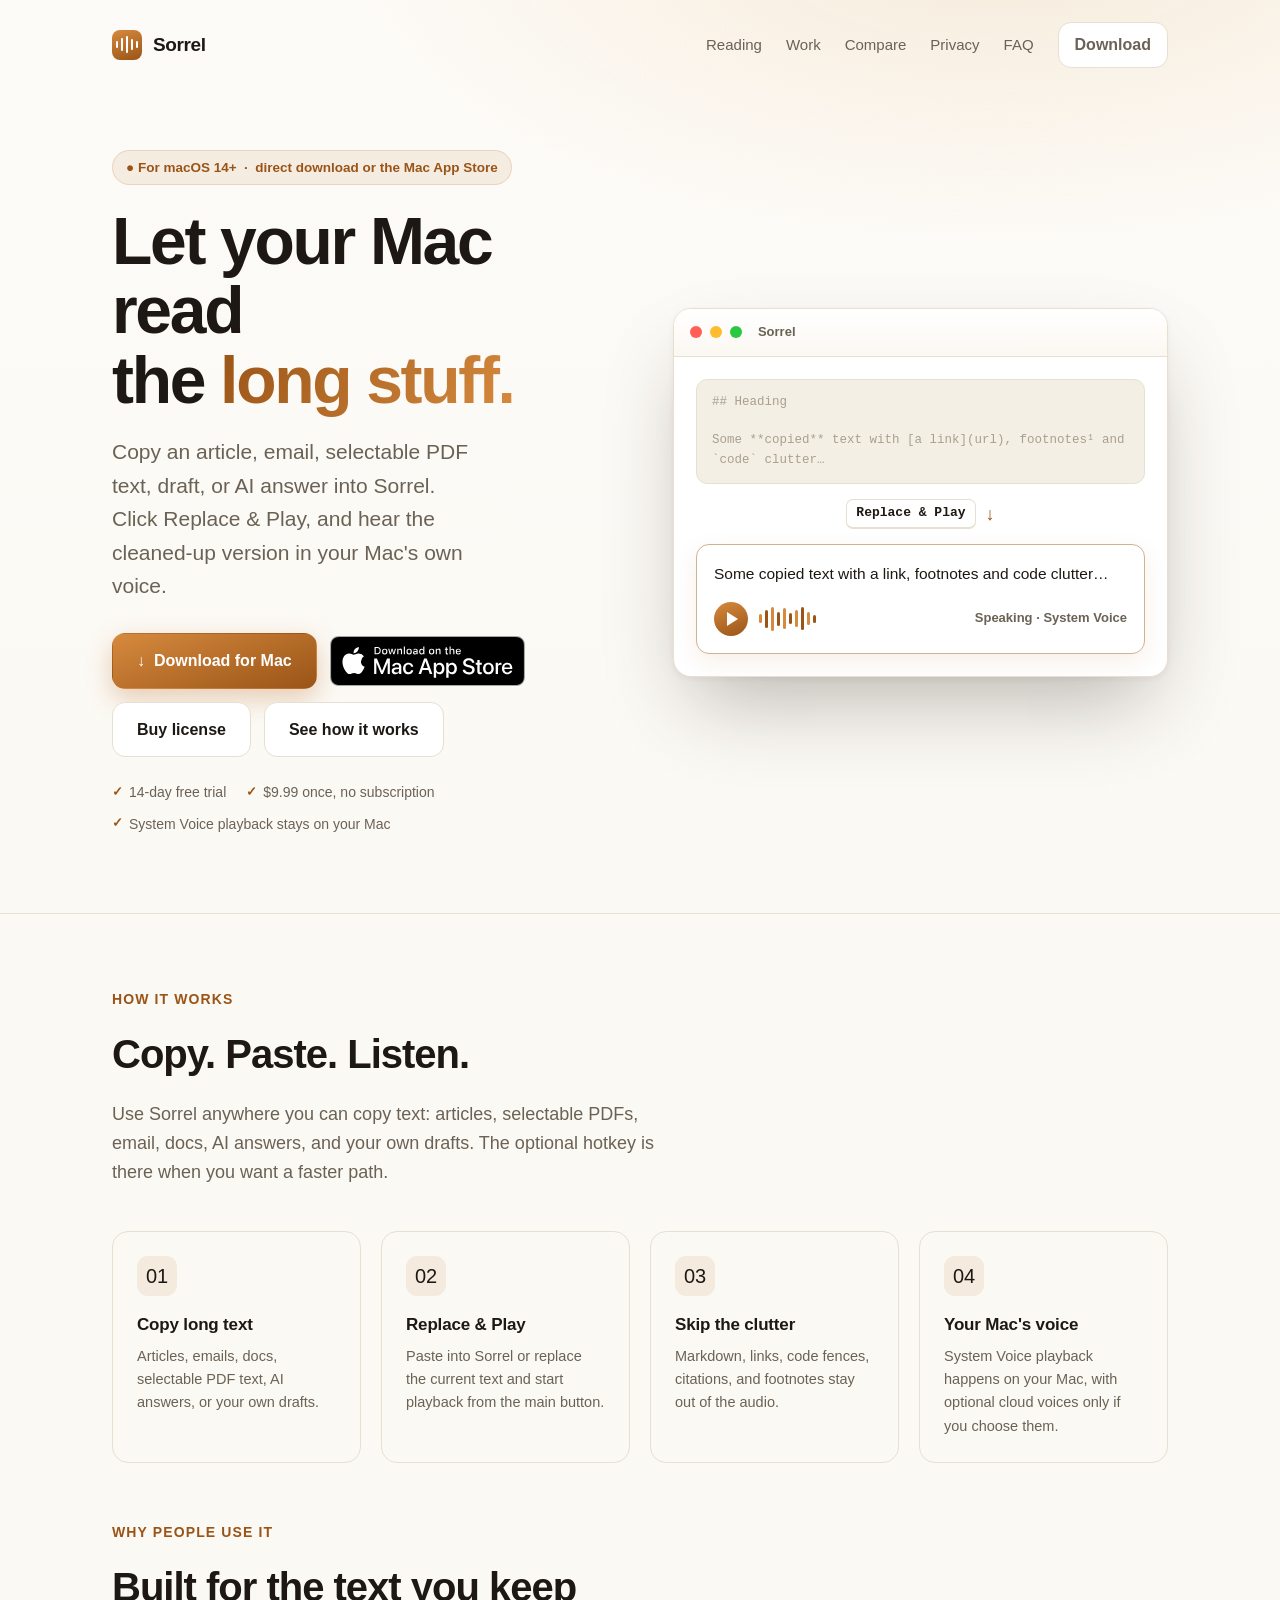
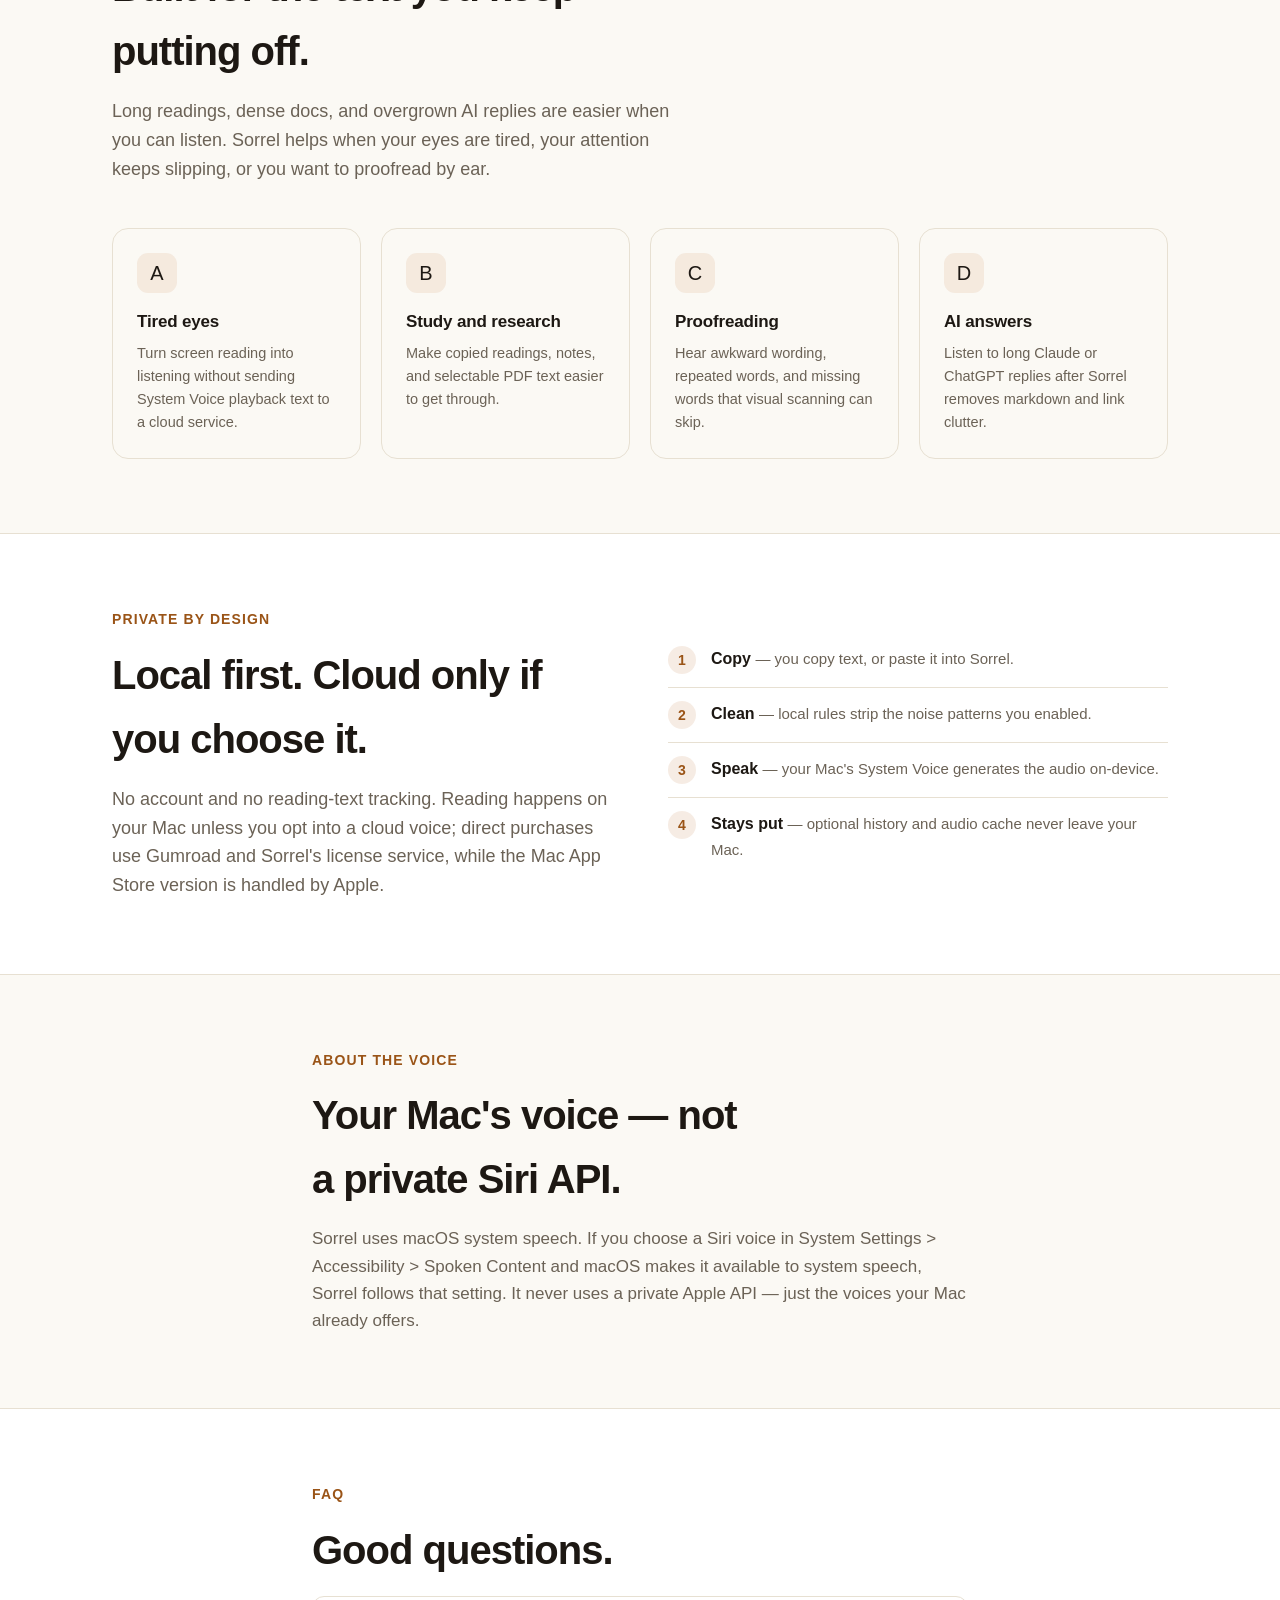
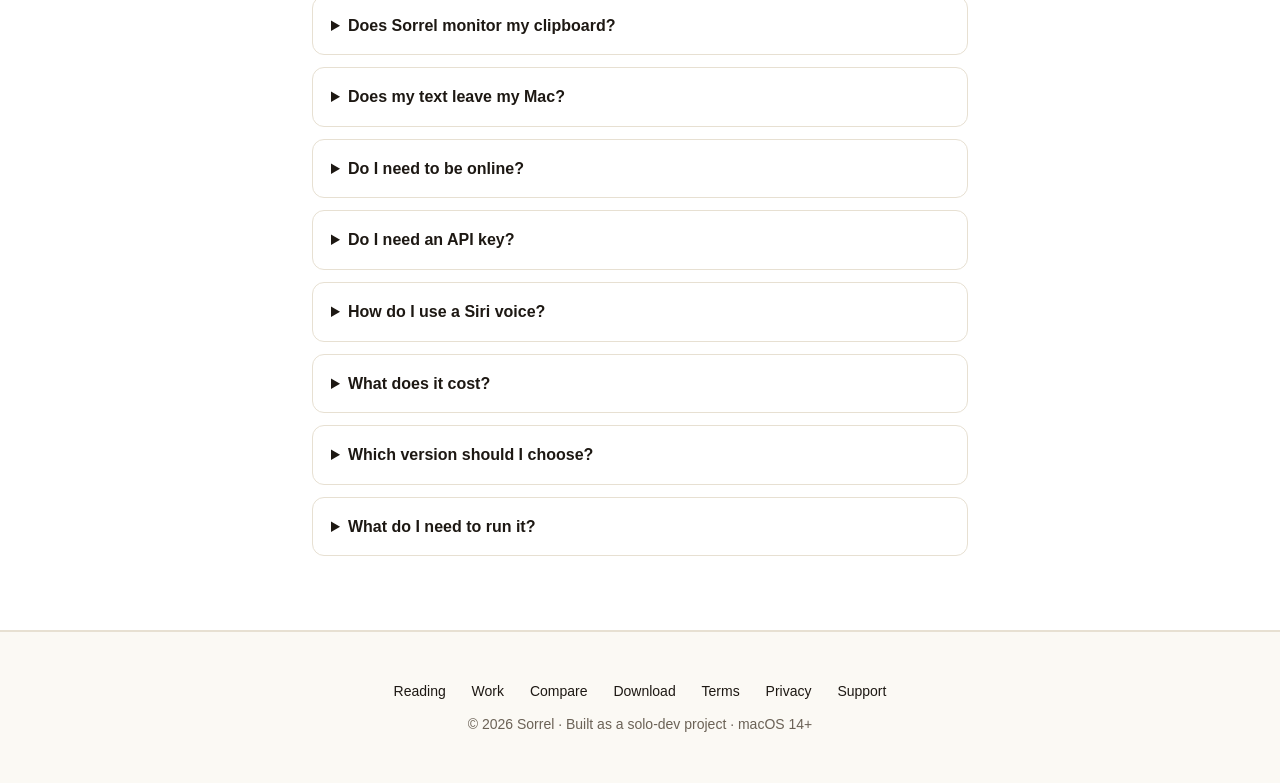
<file: index.html>
<!DOCTYPE html>
<html lang="en"><head>
  <meta charset="UTF-8" />
  <meta name="viewport" content="width=device-width, initial-scale=1" />
  <title>Sorrel — Private Mac read-aloud for long, messy text</title>
  <meta name="description" content="Paste long copied text into Sorrel, and it cleans the clutter before reading it aloud in your Mac's own voice. Free for 14 days, then $9.99 once — no subscription, private by default." />
  <meta name="color-scheme" content="light" />
  <link rel="canonical" href="https://sorrelreader.com/" />
  <meta property="og:type" content="website" />
  <meta property="og:url" content="https://sorrelreader.com/" />
  <meta property="og:title" content="Sorrel — Private Mac read-aloud for long, messy text" />
  <meta property="og:description" content="A private Mac reader for long articles, emails, drafts, selectable PDF text, and AI answers. Copy, paste, listen — clutter stripped." />
  <meta property="og:image" content="https://sorrelreader.com/og-image.png" />
  <meta name="twitter:card" content="summary_large_image" />
  <meta name="twitter:title" content="Sorrel — Private Mac read-aloud for long, messy text" />
  <meta name="twitter:description" content="Paste long copied text into Sorrel and hear the cleaned-up version in your Mac's own voice. $9.99 once, no subscription." />
  <meta name="twitter:image" content="https://sorrelreader.com/og-image.png" />
  <link rel="icon" href="data:image/svg+xml,%3Csvg xmlns='http://www.w3.org/2000/svg' viewBox='0 0 32 32'%3E%3Crect width='32' height='32' rx='8' fill='%23b5651f'/%3E%3Cg fill='none' stroke='white' stroke-width='2.4' stroke-linecap='round'%3E%3Cpath d='M11 13v6'/%3E%3Cpath d='M16 9v14'/%3E%3Cpath d='M21 12v8'/%3E%3C/g%3E%3C/svg%3E" />
<style>
  :root{
    --bg:#fbf9f4;--surface:#ffffff;--surface-2:#f4efe5;--ink:#1d1813;--muted:#6b6256;
    --border:#e7e0d2;--accent:#9a5417;--accent-2:#d68a3e;--accent-ink:#fff;
    --font:-apple-system,BlinkMacSystemFont,"SF Pro Display","Segoe UI",Roboto,Helvetica,Arial,sans-serif;
    --mono:ui-monospace,"SF Mono",Menlo,monospace;--maxw:1120px;
  }
  *{box-sizing:border-box;margin:0;padding:0;}
  body{font-family:var(--font);color:var(--ink);background:var(--bg);-webkit-font-smoothing:antialiased;line-height:1.6;}
  a{color:var(--accent);}
  .wrap{max-width:var(--maxw);margin:0 auto;padding:0 32px;}
  .skip{position:absolute;left:-999px;}.skip:focus{left:8px;top:8px;background:var(--accent);color:#fff;padding:10px 14px;border-radius:8px;z-index:20;text-decoration:none;}
  :focus-visible{outline:3px solid var(--accent);outline-offset:2px;border-radius:4px;}

  nav{display:flex;align-items:center;justify-content:space-between;padding:22px 0;}
  .brand{display:flex;align-items:center;gap:11px;font-weight:700;font-size:19px;letter-spacing:-.02em;color:var(--ink);text-decoration:none;}
  .brand .ico{width:30px;height:30px;border-radius:8px;background:linear-gradient(160deg,var(--accent-2),var(--accent));display:flex;align-items:center;justify-content:center;}
  .brand .ico span{display:flex;gap:2.5px;align-items:center;}
  .brand .ico i{width:2.6px;border-radius:2px;background:#fff;display:block;}
  .brand .ico i:nth-child(1){height:7px}.brand .ico i:nth-child(2){height:13px}.brand .ico i:nth-child(3){height:17px}.brand .ico i:nth-child(4){height:11px}.brand .ico i:nth-child(5){height:7px}
  .nav-links{display:flex;align-items:center;gap:24px;font-size:15px;}
  .nav-links a{color:var(--muted);text-decoration:none;}.nav-links a:hover{color:var(--ink);}

  .hero{position:relative;overflow:hidden;border-bottom:1px solid var(--border);
        background:radial-gradient(1100px 520px at 78% -8%,#f6ead9 0%,rgba(246,234,217,0) 60%),linear-gradient(180deg,#fdfbf7,var(--bg));}
  .hero-grid{display:grid;grid-template-columns:1.02fr 1fr;gap:56px;align-items:center;padding:60px 0 78px;}
  .eyebrow{display:inline-flex;align-items:center;gap:8px;font-size:13.5px;font-weight:600;color:var(--accent);
           background:rgba(181,101,31,.09);border:1px solid rgba(181,101,31,.18);padding:6px 13px;border-radius:999px;margin-bottom:22px;}
  h1{font-size:clamp(42px,5.2vw,66px);line-height:1.05;letter-spacing:-.035em;font-weight:800;margin-bottom:20px;}
  h1 .grad{background:linear-gradient(120deg,var(--accent),var(--accent-2));-webkit-background-clip:text;background-clip:text;color:transparent;}
  .lede{font-size:21px;color:var(--muted);max-width:31ch;margin-bottom:30px;}
  .lede kbd{font-family:var(--mono);font-size:15px;font-weight:700;color:var(--ink);background:#fff;border:1px solid var(--border);border-bottom-width:2px;border-radius:7px;padding:2px 8px;}
  .cta{display:flex;gap:13px;align-items:center;flex-wrap:wrap;}
  .btn{font-weight:650;font-size:16px;text-decoration:none;padding:14px 24px;border-radius:13px;border:1px solid transparent;display:inline-flex;align-items:center;gap:9px;transition:transform .05s ease;}
  .btn:active{transform:translateY(1px);}
  .btn-primary{background:linear-gradient(160deg,var(--accent-2),var(--accent));color:var(--accent-ink);box-shadow:0 10px 26px rgba(181,101,31,.30);}
  .btn-ghost{background:#fff;color:var(--ink);border-color:var(--border);}
  .trust{margin-top:24px;font-size:14px;color:var(--muted);display:flex;gap:9px 20px;flex-wrap:wrap;}
  .ti{display:inline-flex;align-items:center;gap:6px;white-space:nowrap;}
  .ti b{color:var(--accent);font-weight:800;font-size:13px;}

  .app{background:var(--surface);border:1px solid var(--border);border-radius:18px;box-shadow:0 2px 6px rgba(31,24,15,.05),0 40px 80px -20px rgba(31,24,15,.30);overflow:hidden;}
  .titlebar{display:flex;align-items:center;gap:8px;padding:13px 16px;background:linear-gradient(180deg,#fff,#fbf8f2);border-bottom:1px solid var(--border);}
  .tl{width:12px;height:12px;border-radius:50%;}.tl.r{background:#ff5f57}.tl.y{background:#febc2e}.tl.g{background:#28c840}
  .titlebar .t{margin-left:8px;font-size:13px;color:var(--muted);font-weight:600;}
  .app-body{padding:22px;}
  .src{font-family:var(--mono);font-size:12.5px;color:#a99f8d;background:var(--surface-2);border:1px solid var(--border);border-radius:11px;padding:13px 15px;line-height:1.55;}
  .flowrow{display:flex;align-items:center;justify-content:center;gap:10px;margin:15px 0;}
  .flowrow kbd,.flowrow .pill{font-family:var(--mono);font-size:13px;font-weight:700;background:#fff;border:1px solid var(--border);border-bottom-width:2px;border-radius:7px;padding:3px 9px;}
  .flowrow .arr{color:var(--accent);font-size:18px;}
  .clean{background:#fff;border:1.5px solid color-mix(in srgb,var(--accent) 32%,var(--border));border-radius:13px;padding:17px;box-shadow:0 8px 22px rgba(181,101,31,.10);}
  .clean p{font-size:15.5px;color:var(--ink);margin-bottom:15px;}
  .player{display:flex;align-items:center;gap:11px;}
  .play{width:34px;height:34px;border-radius:50%;background:linear-gradient(160deg,var(--accent-2),var(--accent));display:flex;align-items:center;justify-content:center;flex:0 0 auto;}
  .play::before{content:"";border-left:11px solid #fff;border-top:7px solid transparent;border-bottom:7px solid transparent;margin-left:3px;}
  .wave{display:flex;align-items:center;gap:3px;height:26px;flex:1;}
  .wave i{width:3px;border-radius:2px;background:var(--accent);display:block;}.wave i:nth-child(odd){background:var(--accent-2);}
  .plabel{font-size:13px;color:var(--muted);font-weight:600;white-space:nowrap;}

  .section{padding:74px 0;}
  .section.alt{background:var(--surface);border-top:1px solid var(--border);border-bottom:1px solid var(--border);}
  .kicker{font-size:14px;font-weight:700;color:var(--accent);text-transform:uppercase;letter-spacing:.08em;margin-bottom:12px;}
  .section h2{font-size:clamp(28px,3.6vw,40px);letter-spacing:-.025em;font-weight:800;max-width:20ch;margin-bottom:14px;}
  .section .sub{font-size:18px;color:var(--muted);max-width:56ch;}
  .cards{display:grid;grid-template-columns:repeat(4,1fr);gap:20px;margin-top:44px;}
  .card{background:var(--bg);border:1px solid var(--border);border-radius:16px;padding:24px;}
  .section.alt .card{background:var(--surface-2);}
  .card .cico{width:40px;height:40px;border-radius:11px;background:rgba(181,101,31,.10);display:flex;align-items:center;justify-content:center;font-size:20px;margin-bottom:15px;}
  .card h3{font-size:17px;letter-spacing:-.01em;margin-bottom:7px;}
  .card p{font-size:14.5px;color:var(--muted);}
  .usecase-head{margin-top:58px;}
  .usecase-head h2{max-width:22ch;}

  .two{display:grid;grid-template-columns:1fr 1fr;gap:56px;align-items:center;}
  .priv ol{list-style:none;counter-reset:s;}
  .priv li{counter-increment:s;display:flex;gap:15px;padding:13px 0;border-bottom:1px solid var(--border);}
  .priv li:last-child{border-bottom:0;}
  .priv li::before{content:counter(s);flex:0 0 auto;width:28px;height:28px;border-radius:50%;background:rgba(181,101,31,.12);color:var(--accent);font-weight:700;font-size:14px;display:flex;align-items:center;justify-content:center;}
  .priv li b{font-weight:650;}.priv li span{color:var(--muted);font-size:15px;}

  .narrow{max-width:720px;}
  .narrow p{font-size:17px;color:var(--muted);margin-top:14px;}
  details{border:1px solid var(--border);border-radius:12px;padding:2px 18px;margin-top:12px;background:var(--surface);}
  summary{font-weight:650;cursor:pointer;padding:14px 0;font-size:16px;}
  details[open] summary{border-bottom:1px solid var(--border);margin-bottom:12px;}
  details p{color:var(--muted);font-size:15px;margin:0 0 14px;}

  footer{padding:48px 0;text-align:center;border-top:1px solid var(--border);color:var(--muted);font-size:14px;}
  footer .flinks{margin-bottom:10px;}
  footer a{color:var(--ink);text-decoration:none;margin:0 11px;}footer a:hover{color:var(--accent);}

  @media (max-width:880px){
    .hero-grid,.two{grid-template-columns:1fr;gap:40px;}
    .cards{grid-template-columns:repeat(2,1fr);}
    .nav-links .hidem{display:none;}
  }
  @media (max-width:520px){.cards{grid-template-columns:1fr;}.cta{flex-direction:column;align-items:stretch;}.btn{justify-content:center;}}
</style></head>
<body>
  <a class="skip" href="#how">Skip to content</a>
  <header class="hero">
    <div class="wrap">
      <nav>
        <a class="brand" href="/"><span class="ico"><span><i></i><i></i><i></i><i></i><i></i></span></span>Sorrel</a>
        <div class="nav-links">
          <a class="hidem" href="/for-reading/">Reading</a>
          <a class="hidem" href="/for-work/">Work</a>
          <a class="hidem" href="/compare/">Compare</a>
          <a class="hidem" href="/privacy/">Privacy</a>
          <a class="hidem" href="#faq">FAQ</a>
          <a class="btn btn-ghost" style="padding:9px 16px" href="/download/">Download</a>
        </div>
      </nav>
      <div class="hero-grid">
        <div>
          <span class="eyebrow">● For macOS 14+ &nbsp;·&nbsp; direct download or the Mac App Store</span>
          <h1>Let your Mac read <br>the <span class="grad">long stuff.</span></h1>
          <p class="lede">Copy an article, email, selectable PDF text, draft, or AI answer into Sorrel. Click Replace &amp; Play, and hear the cleaned-up version in your Mac's own voice.</p>
          <div class="cta">
            <a class="btn btn-primary" href="/download/">↓&nbsp; Download for Mac</a>
            <a class="badge-mas" href="https://apps.apple.com/app/id6779471802" aria-label="Download Sorrel on the Mac App Store" style="display:inline-flex;align-items:center"><img src="/mac-app-store-badge.svg" alt="Download on the Mac App Store" style="display:block;height:50px;width:auto" /></a>
            <a class="btn btn-ghost" href="https://skyflyer1.gumroad.com/l/fnpieg">Buy license</a>
            <a class="btn btn-ghost" href="#how">See how it works</a>
          </div>
          <div class="trust"><span class="ti"><b>✓</b> 14-day free trial</span><span class="ti"><b>✓</b> $9.99 once, no subscription</span><span class="ti"><b>✓</b> System Voice playback stays on your Mac</span></div>
        </div>
        <div class="app">
          <div class="titlebar"><span class="tl r"></span><span class="tl y"></span><span class="tl g"></span><span class="t">Sorrel</span></div>
          <div class="app-body">
            <div class="src">## Heading<br><br>Some **copied** text with [a link](url), footnotes¹ and `code` clutter…</div>
            <div class="flowrow"><span class="pill">Replace &amp; Play</span><span class="arr">↓</span></div>
            <div class="clean">
              <p>Some copied text with a link, footnotes and code clutter…</p>
              <div class="player">
                <span class="play"></span>
                <span class="wave"><i style="height:9px"></i><i style="height:18px"></i><i style="height:24px"></i><i style="height:14px"></i><i style="height:21px"></i><i style="height:11px"></i><i style="height:17px"></i><i style="height:23px"></i><i style="height:13px"></i><i style="height:8px"></i></span>
                <span class="plabel">Speaking · System Voice</span>
              </div>
            </div>
          </div>
        </div>
      </div>
    </div>
  </header>

  <main id="how">
    <section class="section">
      <div class="wrap">
        <div class="kicker">How it works</div>
        <h2>Copy. Paste. Listen.</h2>
        <p class="sub">Use Sorrel anywhere you can copy text: articles, selectable PDFs, email, docs, AI answers, and your own drafts. The optional hotkey is there when you want a faster path.</p>
        <div class="cards">
          <div class="card"><div class="cico">01</div><h3>Copy long text</h3><p>Articles, emails, docs, selectable PDF text, AI answers, or your own drafts.</p></div>
          <div class="card"><div class="cico">02</div><h3>Replace &amp; Play</h3><p>Paste into Sorrel or replace the current text and start playback from the main button.</p></div>
          <div class="card"><div class="cico">03</div><h3>Skip the clutter</h3><p>Markdown, links, code fences, citations, and footnotes stay out of the audio.</p></div>
          <div class="card"><div class="cico">04</div><h3>Your Mac's voice</h3><p>System Voice playback happens on your Mac, with optional cloud voices only if you choose them.</p></div>
        </div>

        <div class="usecase-head">
          <div class="kicker">Why people use it</div>
          <h2>Built for the text you keep putting off.</h2>
          <p class="sub">Long readings, dense docs, and overgrown AI replies are easier when you can listen. Sorrel helps when your eyes are tired, your attention keeps slipping, or you want to proofread by ear.</p>
        </div>
        <div class="cards">
          <div class="card"><div class="cico">A</div><h3>Tired eyes</h3><p>Turn screen reading into listening without sending System Voice playback text to a cloud service.</p></div>
          <div class="card"><div class="cico">B</div><h3>Study and research</h3><p>Make copied readings, notes, and selectable PDF text easier to get through.</p></div>
          <div class="card"><div class="cico">C</div><h3>Proofreading</h3><p>Hear awkward wording, repeated words, and missing words that visual scanning can skip.</p></div>
          <div class="card"><div class="cico">D</div><h3>AI answers</h3><p>Listen to long Claude or ChatGPT replies after Sorrel removes markdown and link clutter.</p></div>
        </div>
      </div>
    </section>

    <section class="section alt">
      <div class="wrap">
        <div class="two">
          <div>
            <div class="kicker">Private by design</div>
            <h2>Local first. Cloud only if you choose it.</h2>
            <p class="sub">No account and no reading-text tracking. Reading happens on your Mac unless you opt into a cloud voice; direct purchases use Gumroad and Sorrel's license service, while the Mac App Store version is handled by Apple.</p>
          </div>
          <div class="priv"><ol>
            <li><div><b>Copy</b> <span>— you copy text, or paste it into Sorrel.</span></div></li>
            <li><div><b>Clean</b> <span>— local rules strip the noise patterns you enabled.</span></div></li>
            <li><div><b>Speak</b> <span>— your Mac's System Voice generates the audio on-device.</span></div></li>
            <li><div><b>Stays put</b> <span>— optional history and audio cache never leave your Mac.</span></div></li>
          </ol></div>
        </div>
      </div>
    </section>

    <section class="section">
      <div class="wrap narrow">
        <div class="kicker">About the voice</div>
        <h2>Your Mac's voice — not a private Siri API.</h2>
        <p>Sorrel uses macOS system speech. If you choose a Siri voice in System Settings &gt; Accessibility &gt; Spoken Content and macOS makes it available to system speech, Sorrel follows that setting. It never uses a private Apple API — just the voices your Mac already offers.</p>
      </div>
    </section>

    <section class="section alt">
      <div class="wrap narrow" id="faq">
        <div class="kicker">FAQ</div>
        <h2>Good questions.</h2>
        <details><summary>Does Sorrel monitor my clipboard?</summary><p>No. It reads the clipboard only when you paste, click Replace &amp; Play, press the optional hotkey, or invoke a command — never in the background.</p></details>
        <details><summary>Does my text leave my Mac?</summary><p>Not for System Voice playback — everything stays on-device. Only if you opt into a cloud voice does the filtered text get sent to that provider over HTTPS, using your own key.</p></details>
        <details><summary>Do I need to be online?</summary><p>You need internet to download Sorrel, buy a license, receive or recover a key, or use optional cloud voices. After activation, System Voice playback and license verification work offline.</p></details>
        <details><summary>Do I need an API key?</summary><p>No. API keys are only for the optional advanced cloud voices. The built-in System Voices need nothing.</p></details>
        <details><summary>How do I use a Siri voice?</summary><p>Open System Settings &gt; Accessibility &gt; Read &amp; Speak (Spoken Content on older macOS), open System Voice, choose any voice named Siri, and wait for it to finish downloading. If Siri is not listed, click the ⓘ next to System Voice to download one first.</p></details>
        <details><summary>What does it cost?</summary><p>The direct-download version is free for 14 days, then $9.99 once through Gumroad — a one-time purchase, no subscription, yours to keep on every Mac you own. The Mac App Store version is also $9.99 — a free download with a one-time in-app unlock.</p></details>
        <details><summary>Which version should I choose?</summary><p>Both cost $9.99. Choose the <a href="/download/">direct download</a> if you want the 14-day free trial, already bought from the website, or prefer a standalone license key. Choose the <a href="https://apps.apple.com/app/id6779471802">Mac App Store</a> version if you prefer Apple-managed purchase and App Store updates. Purchases do not transfer between the two stores.</p></details>
        <details><summary>What do I need to run it?</summary><p>A Mac running macOS 14 (Sonoma) or later. The direct download is a signed and notarized macOS build, so it opens cleanly; the Mac App Store version is delivered and verified by Apple.</p></details>
      </div>
    </section>
  </main>

  <footer>
    <div class="wrap">
      <div class="flinks">
        <a href="/for-reading/">Reading</a>
        <a href="/for-work/">Work</a>
        <a href="/compare/">Compare</a>
        <a href="/download/">Download</a>
        <a href="/terms/">Terms</a>
        <a href="/privacy/">Privacy</a>
        <a href="mailto:me@julyskyfly.com">Support</a>
      </div>
      © 2026 Sorrel · Built as a solo-dev project · macOS 14+
    </div>
  </footer>
</body></html>
</file>
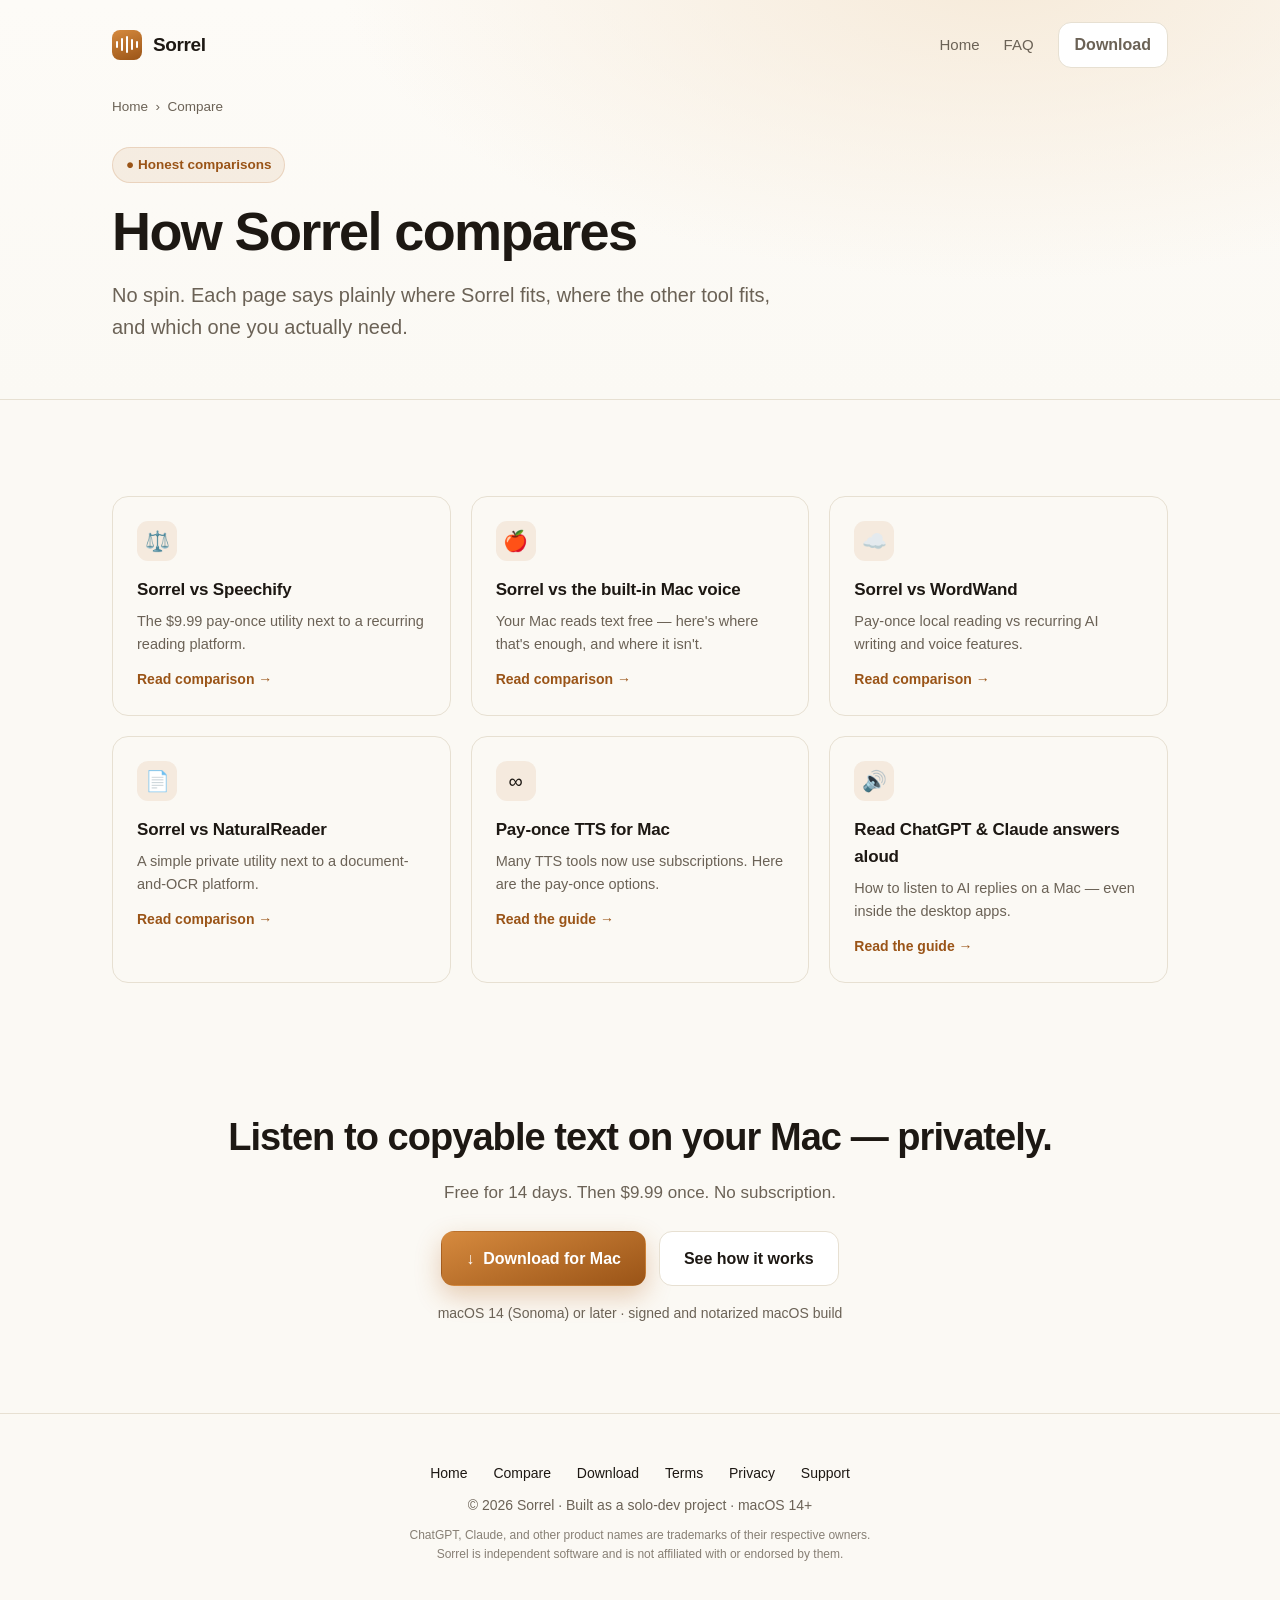
<file: compare/index.html>
<!DOCTYPE html>
<html lang="en"><head>
  <meta charset="UTF-8" />
  <meta name="viewport" content="width=device-width, initial-scale=1" />
  <title>Compare Sorrel — honest text-to-speech comparisons for Mac</title>
  <meta name="description" content="Honest, no-spin comparisons of Sorrel vs Speechify, WordWand, NaturalReader and the built-in Mac voice — plus guides to pay-once TTS and AI read-aloud." />
  <meta name="color-scheme" content="light" />
  <link rel="canonical" href="https://sorrelreader.com/compare/" />
  <meta property="og:type" content="website" />
  <meta property="og:url" content="https://sorrelreader.com/compare/" />
  <meta property="og:title" content="Compare Sorrel — honest text-to-speech comparisons for Mac" />
  <meta property="og:description" content="Honest side-by-sides: Sorrel vs Speechify, WordWand, NaturalReader, the built-in Mac voice, and more." />
  <meta property="og:image" content="https://sorrelreader.com/og-image.png" />
  <meta name="twitter:card" content="summary_large_image" />
  <meta name="twitter:title" content="Compare Sorrel — honest TTS comparisons for Mac" />
  <meta name="twitter:description" content="Sorrel vs Speechify, WordWand, NaturalReader, the built-in Mac voice, and more." />
  <meta name="twitter:image" content="https://sorrelreader.com/og-image.png" />
  <link rel="icon" href="data:image/svg+xml,%3Csvg xmlns='http://www.w3.org/2000/svg' viewBox='0 0 32 32'%3E%3Crect width='32' height='32' rx='8' fill='%23b5651f'/%3E%3Cg fill='none' stroke='white' stroke-width='2.4' stroke-linecap='round'%3E%3Cpath d='M11 13v6'/%3E%3Cpath d='M16 9v14'/%3E%3Cpath d='M21 12v8'/%3E%3C/g%3E%3C/svg%3E" />
  <link rel="stylesheet" href="/assets/compare.css" />
  <style>
    a.card{text-decoration:none;color:inherit;display:block;transition:border-color .12s ease, transform .05s ease;}
    a.card:hover{border-color:var(--accent);transform:translateY(-2px);}
    a.card .go{margin-top:12px;font-size:14px;font-weight:650;color:var(--accent);}
  </style>
  <script type="application/ld+json">
  {"@context":"https://schema.org","@type":"BreadcrumbList","itemListElement":[
    {"@type":"ListItem","position":1,"name":"Home","item":"https://sorrelreader.com/"},
    {"@type":"ListItem","position":2,"name":"Compare","item":"https://sorrelreader.com/compare/"}]}
  </script>
  <script type="application/ld+json">
  {"@context":"https://schema.org","@type":"SoftwareApplication","name":"Sorrel","applicationCategory":"UtilitiesApplication","operatingSystem":"macOS 14.0 or later","offers":{"@type":"Offer","price":"9.99","priceCurrency":"USD","url":"https://sorrelreader.com/download/","description":"One-time purchase, no subscription. 14-day free trial."},"description":"A private macOS utility that reads copied text aloud with macOS system voices. Paste copied text into Sorrel, or use the optional hotkey, and Sorrel strips the clutter before speaking."}
  </script>
</head>
<body>
  <a class="skip" href="#grid">Skip to content</a>
  <header class="phead">
    <div class="wrap">
      <nav>
        <a class="brand" href="/"><span class="ico" aria-hidden="true"><span><i></i><i></i><i></i><i></i><i></i></span></span>Sorrel</a>
        <div class="nav-links">
          <a class="hidem" href="/">Home</a>
          <a class="hidem" href="/#faq">FAQ</a>
          <a class="btn btn-ghost" style="padding:9px 16px" href="/download/">Download</a>
        </div>
      </nav>
      <p class="crumbs"><a href="/">Home</a> &nbsp;›&nbsp; Compare</p>
      <div class="inner">
        <span class="eyebrow">● Honest comparisons</span>
        <h1>How Sorrel compares</h1>
        <p class="lede">No spin. Each page says plainly where Sorrel fits, where the other tool fits, and which one you actually need.</p>
      </div>
    </div>
  </header>

  <main>
    <section class="section" id="grid">
      <div class="wrap">
        <div class="cards">
          <a class="card" href="/compare/sorrel-vs-speechify/">
            <div class="cico" aria-hidden="true">⚖️</div><h3>Sorrel vs Speechify</h3>
            <p>The $9.99 pay-once utility next to a recurring reading platform.</p>
            <div class="go">Read comparison →</div>
          </a>
          <a class="card" href="/compare/sorrel-vs-mac-speak-selection/">
            <div class="cico" aria-hidden="true">🍎</div><h3>Sorrel vs the built-in Mac voice</h3>
            <p>Your Mac reads text free — here's where that's enough, and where it isn't.</p>
            <div class="go">Read comparison →</div>
          </a>
          <a class="card" href="/compare/sorrel-vs-wordwand/">
            <div class="cico" aria-hidden="true">☁️</div><h3>Sorrel vs WordWand</h3>
            <p>Pay-once local reading vs recurring AI writing and voice features.</p>
            <div class="go">Read comparison →</div>
          </a>
          <a class="card" href="/compare/sorrel-vs-naturalreader/">
            <div class="cico" aria-hidden="true">📄</div><h3>Sorrel vs NaturalReader</h3>
            <p>A simple private utility next to a document-and-OCR platform.</p>
            <div class="go">Read comparison →</div>
          </a>
          <a class="card" href="/compare/best-pay-once-text-to-speech-mac/">
            <div class="cico" aria-hidden="true">∞</div><h3>Pay-once TTS for Mac</h3>
            <p>Many TTS tools now use subscriptions. Here are the pay-once options.</p>
            <div class="go">Read the guide →</div>
          </a>
          <a class="card" href="/compare/read-chatgpt-claude-answers-aloud-mac/">
            <div class="cico" aria-hidden="true">🔊</div><h3>Read ChatGPT &amp; Claude answers aloud</h3>
            <p>How to listen to AI replies on a Mac — even inside the desktop apps.</p>
            <div class="go">Read the guide →</div>
          </a>
        </div>
      </div>
    </section>

    <section class="ctaband">
      <div class="wrap">
        <h2>Listen to copyable text on your Mac — privately.</h2>
        <p>Free for 14 days. Then $9.99 once. No subscription.</p>
        <div class="cta">
          <a class="btn btn-primary" href="/download/">↓&nbsp; Download for Mac</a>
          <a class="btn btn-ghost" href="/#how">See how it works</a>
        </div>
        <p class="fine">macOS 14 (Sonoma) or later · signed and notarized macOS build</p>
      </div>
    </section>
  </main>

  <footer>
    <div class="wrap">
      <div class="flinks">
        <a href="/">Home</a>
        <a href="/compare/">Compare</a>
        <a href="/download/">Download</a>
        <a href="/terms/">Terms</a>
        <a href="/privacy/">Privacy</a>
        <a href="mailto:me@julyskyfly.com">Support</a>
      </div>
      © 2026 Sorrel · Built as a solo-dev project · macOS 14+
      <div style="margin-top:10px;font-size:12px;line-height:1.55;opacity:.8;max-width:74ch;margin-left:auto;margin-right:auto;">ChatGPT, Claude, and other product names are trademarks of their respective owners. Sorrel is independent software and is not affiliated with or endorsed by them.</div>
    </div>
  </footer>
</body></html>
</file>
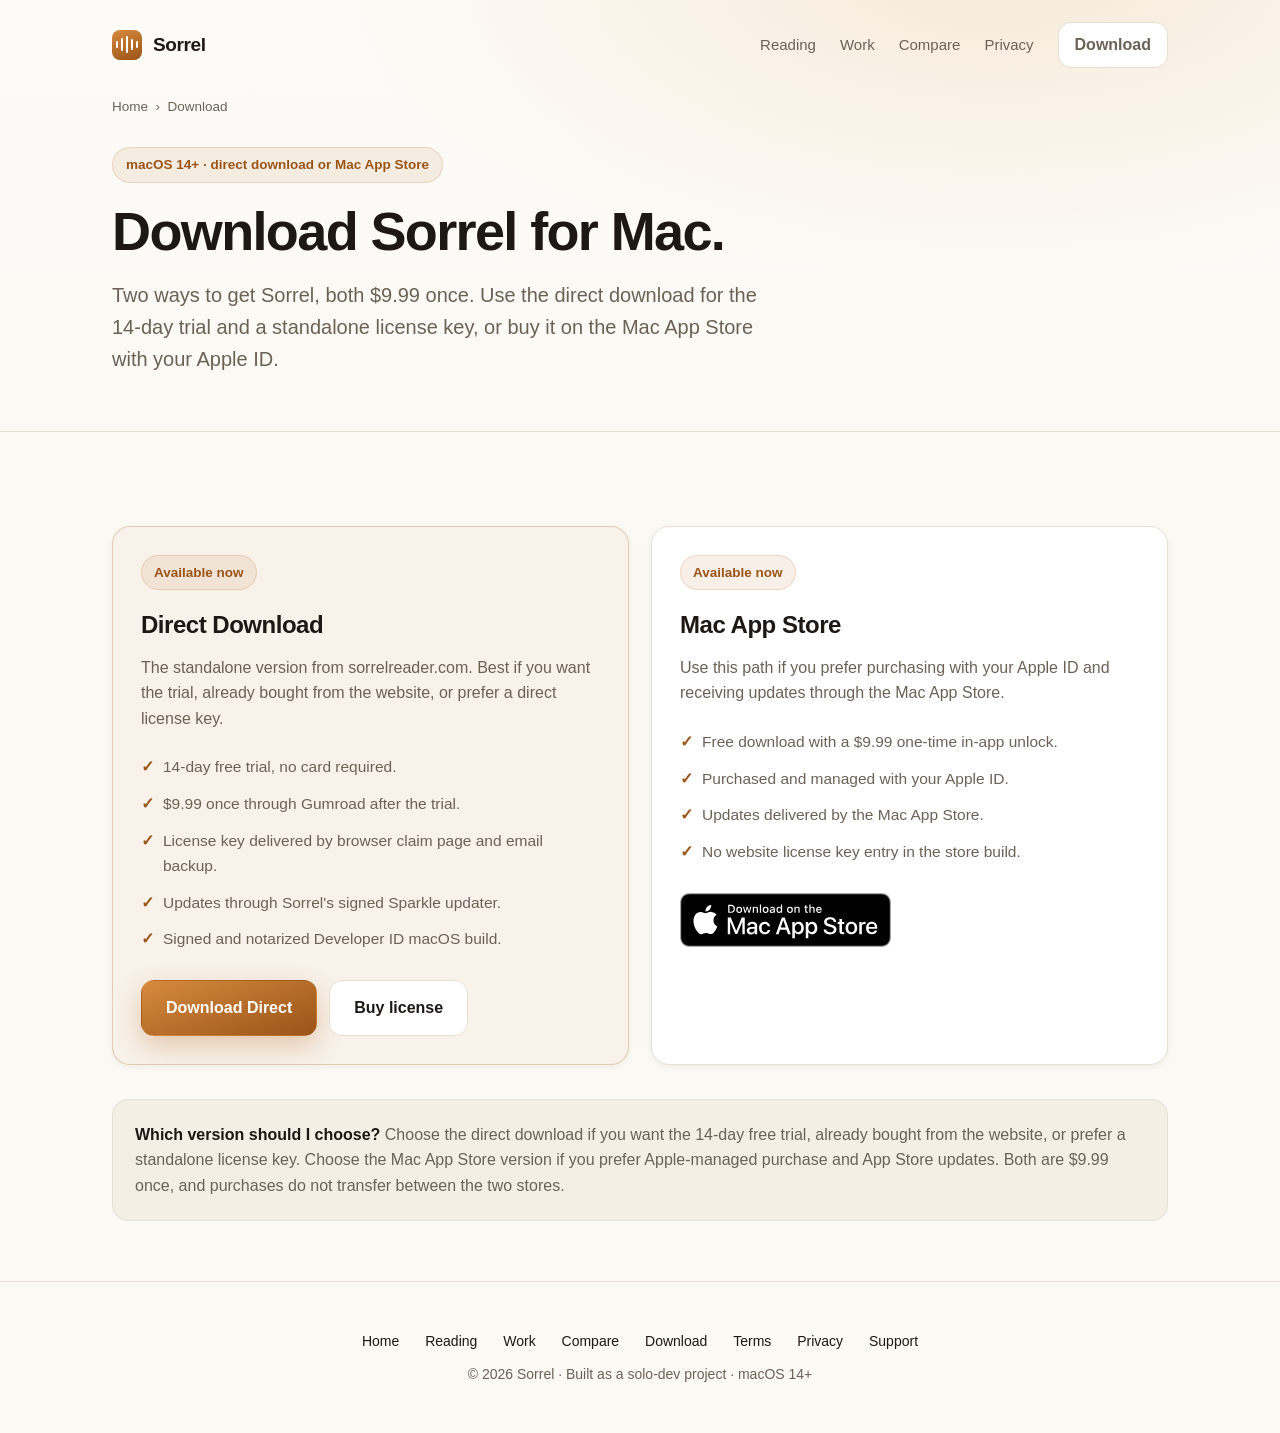
<file: download/index.html>
<!DOCTYPE html>
<html lang="en"><head>
  <meta charset="UTF-8" />
  <meta name="viewport" content="width=device-width, initial-scale=1" />
  <title>Download Sorrel for Mac</title>
  <meta name="description" content="Download Sorrel for Mac. Get the direct version with a 14-day trial and license key, or buy it on the Mac App Store. Both are $9.99 once — no subscription." />
  <meta name="color-scheme" content="light" />
  <link rel="canonical" href="https://sorrelreader.com/download/" />
  <meta property="og:type" content="website" />
  <meta property="og:url" content="https://sorrelreader.com/download/" />
  <meta property="og:title" content="Download Sorrel for Mac" />
  <meta property="og:description" content="Get Sorrel by direct download (14-day trial + license key) or on the Mac App Store. Both $9.99 once, no subscription." />
  <meta property="og:image" content="https://sorrelreader.com/og-image.png" />
  <meta name="twitter:card" content="summary_large_image" />
  <meta name="twitter:title" content="Download Sorrel for Mac" />
  <meta name="twitter:description" content="Direct download with a 14-day trial and license key, or buy on the Mac App Store. Both $9.99 once." />
  <meta name="twitter:image" content="https://sorrelreader.com/og-image.png" />
  <link rel="icon" href="data:image/svg+xml,%3Csvg xmlns='http://www.w3.org/2000/svg' viewBox='0 0 32 32'%3E%3Crect width='32' height='32' rx='8' fill='%23b5651f'/%3E%3Cg fill='none' stroke='white' stroke-width='2.4' stroke-linecap='round'%3E%3Cpath d='M11 13v6'/%3E%3Cpath d='M16 9v14'/%3E%3Cpath d='M21 12v8'/%3E%3C/g%3E%3C/svg%3E" />
  <link rel="stylesheet" href="/assets/compare.css" />
  <style>
    .download-grid{display:grid;grid-template-columns:1fr 1fr;gap:22px;margin-top:34px;}
    .download-card{background:var(--surface);border:1px solid var(--border);border-radius:18px;padding:28px;box-shadow:0 2px 6px rgba(31,24,15,.05);}
    .download-card.primary{border-color:rgba(181,101,31,.28);background:rgba(181,101,31,.045);}
    .download-card h2{font-size:24px;letter-spacing:-.02em;margin-bottom:10px;}
    .download-card p{color:var(--muted);font-size:16px;margin-top:10px;}
    .download-card ul{list-style:none;margin:18px 0 22px;}
    .download-card li{display:flex;gap:9px;padding:6px 0;color:var(--muted);font-size:15.5px;}
    .download-card li::before{content:"✓";font-weight:800;color:var(--accent);}
    .download-card.pending li::before{content:"•";}
    .download-actions{display:flex;gap:12px;flex-wrap:wrap;align-items:center;margin-top:20px;}
    .status-pill{display:inline-flex;align-items:center;gap:8px;font-size:13.5px;font-weight:700;color:var(--accent);background:rgba(181,101,31,.10);border:1px solid rgba(181,101,31,.18);padding:6px 12px;border-radius:999px;margin-bottom:16px;}
    .note-box{margin-top:34px;background:var(--surface-2);border:1px solid var(--border);border-radius:16px;padding:22px;color:var(--muted);}
    .note-box b{color:var(--ink);}
    @media (max-width:820px){.download-grid{grid-template-columns:1fr;}}
  </style>
  <script type="application/ld+json">
  {"@context":"https://schema.org","@type":"BreadcrumbList","itemListElement":[
    {"@type":"ListItem","position":1,"name":"Home","item":"https://sorrelreader.com/"},
    {"@type":"ListItem","position":2,"name":"Download","item":"https://sorrelreader.com/download/"}]}
  </script>
  <script type="application/ld+json">
  {"@context":"https://schema.org","@type":"SoftwareApplication","name":"Sorrel","applicationCategory":"UtilitiesApplication","operatingSystem":"macOS 14.0 or later","offers":[{"@type":"Offer","price":"9.99","priceCurrency":"USD","url":"https://sorrelreader.com/download/","description":"Direct-download Mac app with a 14-day trial, one-time license-key unlock, and no subscription."},{"@type":"Offer","price":"9.99","priceCurrency":"USD","url":"https://apps.apple.com/app/id6779471802","description":"Mac App Store version: free download with a one-time $9.99 in-app unlock."}],"description":"A private Mac reader for long copied text. Paste copied text into Sorrel, click Replace & Play, and hear the cleaned-up version in your Mac's own voice."}
  </script>
</head>
<body>
  <a class="skip" href="#download-options">Skip to content</a>
  <header class="phead">
    <div class="wrap">
      <nav>
        <a class="brand" href="/"><span class="ico" aria-hidden="true"><span><i></i><i></i><i></i><i></i><i></i></span></span>Sorrel</a>
        <div class="nav-links">
          <a class="hidem" href="/for-reading/">Reading</a>
          <a class="hidem" href="/for-work/">Work</a>
          <a class="hidem" href="/compare/">Compare</a>
          <a class="hidem" href="/privacy/">Privacy</a>
          <a class="btn btn-ghost" style="padding:9px 16px" href="/download/">Download</a>
        </div>
      </nav>
      <p class="crumbs"><a href="/">Home</a> &nbsp;›&nbsp; Download</p>
      <div class="inner">
        <span class="eyebrow">macOS 14+ · direct download or Mac App Store</span>
        <h1>Download Sorrel for Mac.</h1>
        <p class="lede">Two ways to get Sorrel, both $9.99 once. Use the direct download for the 14-day trial and a standalone license key, or buy it on the Mac App Store with your Apple ID.</p>
      </div>
    </div>
  </header>

  <main id="download-options">
    <section class="section">
      <div class="wrap">
        <div class="download-grid">
          <article class="download-card primary">
            <span class="status-pill">Available now</span>
            <h2>Direct Download</h2>
            <p>The standalone version from sorrelreader.com. Best if you want the trial, already bought from the website, or prefer a direct license key.</p>
            <ul>
              <li>14-day free trial, no card required.</li>
              <li>$9.99 once through Gumroad after the trial.</li>
              <li>License key delivered by browser claim page and email backup.</li>
              <li>Updates through Sorrel's signed Sparkle updater.</li>
              <li>Signed and notarized Developer ID macOS build.</li>
            </ul>
            <div class="download-actions">
              <a class="btn btn-primary" href="https://github.com/CodeMonkeyDonkey/sorrel-app/releases/latest/download/Sorrel.dmg">Download Direct</a>
              <a class="btn btn-ghost" href="https://skyflyer1.gumroad.com/l/fnpieg">Buy license</a>
            </div>
          </article>

          <article class="download-card">
            <span class="status-pill">Available now</span>
            <h2>Mac App Store</h2>
            <p>Use this path if you prefer purchasing with your Apple ID and receiving updates through the Mac App Store.</p>
            <ul>
              <li>Free download with a $9.99 one-time in-app unlock.</li>
              <li>Purchased and managed with your Apple ID.</li>
              <li>Updates delivered by the Mac App Store.</li>
              <li>No website license key entry in the store build.</li>
            </ul>
            <div class="download-actions">
              <a class="badge-mas" href="https://apps.apple.com/app/id6779471802" aria-label="Download Sorrel on the Mac App Store" style="display:inline-flex;align-items:center"><img src="/mac-app-store-badge.svg" alt="Download on the Mac App Store" style="display:block;height:54px;width:auto" /></a>
            </div>
          </article>
        </div>

        <div class="note-box">
          <b>Which version should I choose?</b>
          Choose the direct download if you want the 14-day free trial, already bought from the website, or prefer a standalone license key. Choose the Mac App Store version if you prefer Apple-managed purchase and App Store updates. Both are $9.99 once, and purchases do not transfer between the two stores.
        </div>
      </div>
    </section>
  </main>

  <footer>
    <div class="wrap">
      <div class="flinks">
        <a href="/">Home</a>
        <a href="/for-reading/">Reading</a>
        <a href="/for-work/">Work</a>
        <a href="/compare/">Compare</a>
        <a href="/download/">Download</a>
        <a href="/terms/">Terms</a>
        <a href="/privacy/">Privacy</a>
        <a href="mailto:me@julyskyfly.com">Support</a>
      </div>
      © 2026 Sorrel · Built as a solo-dev project · macOS 14+
    </div>
  </footer>
</body></html>
</file>
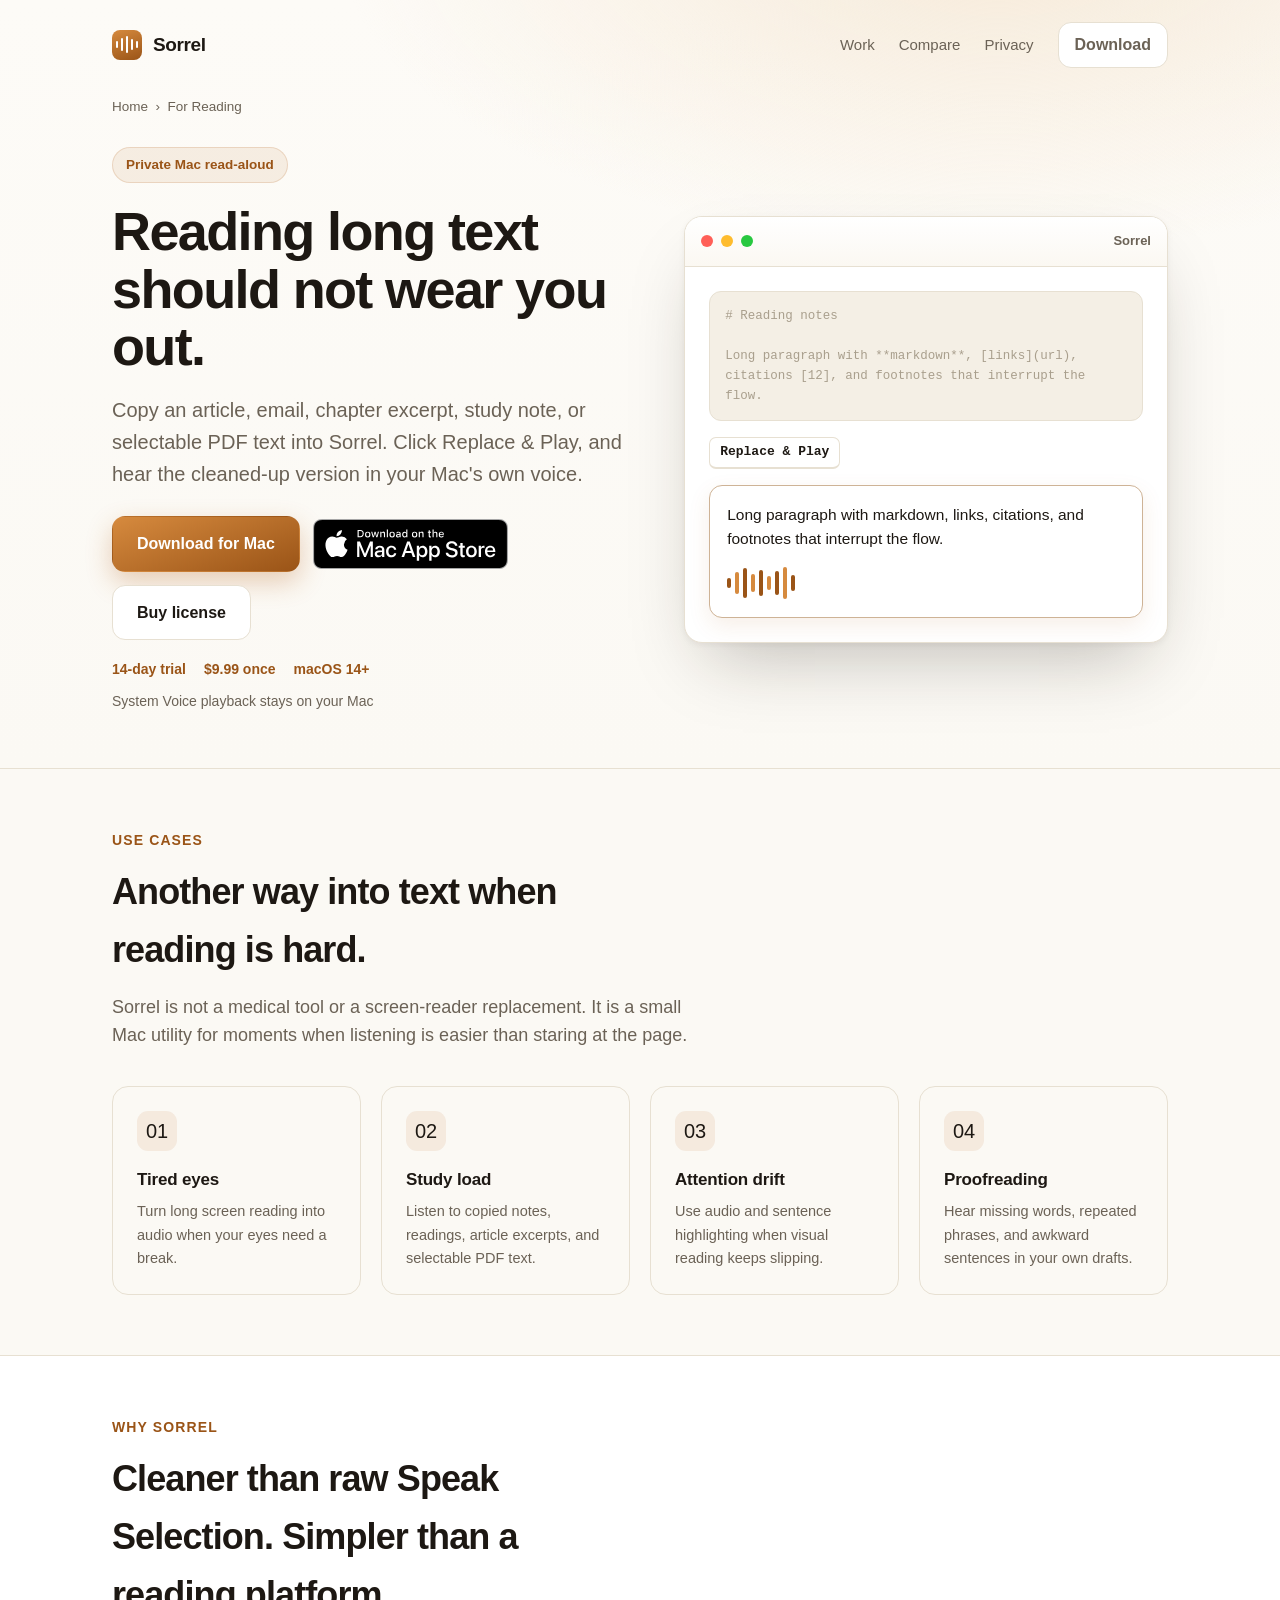
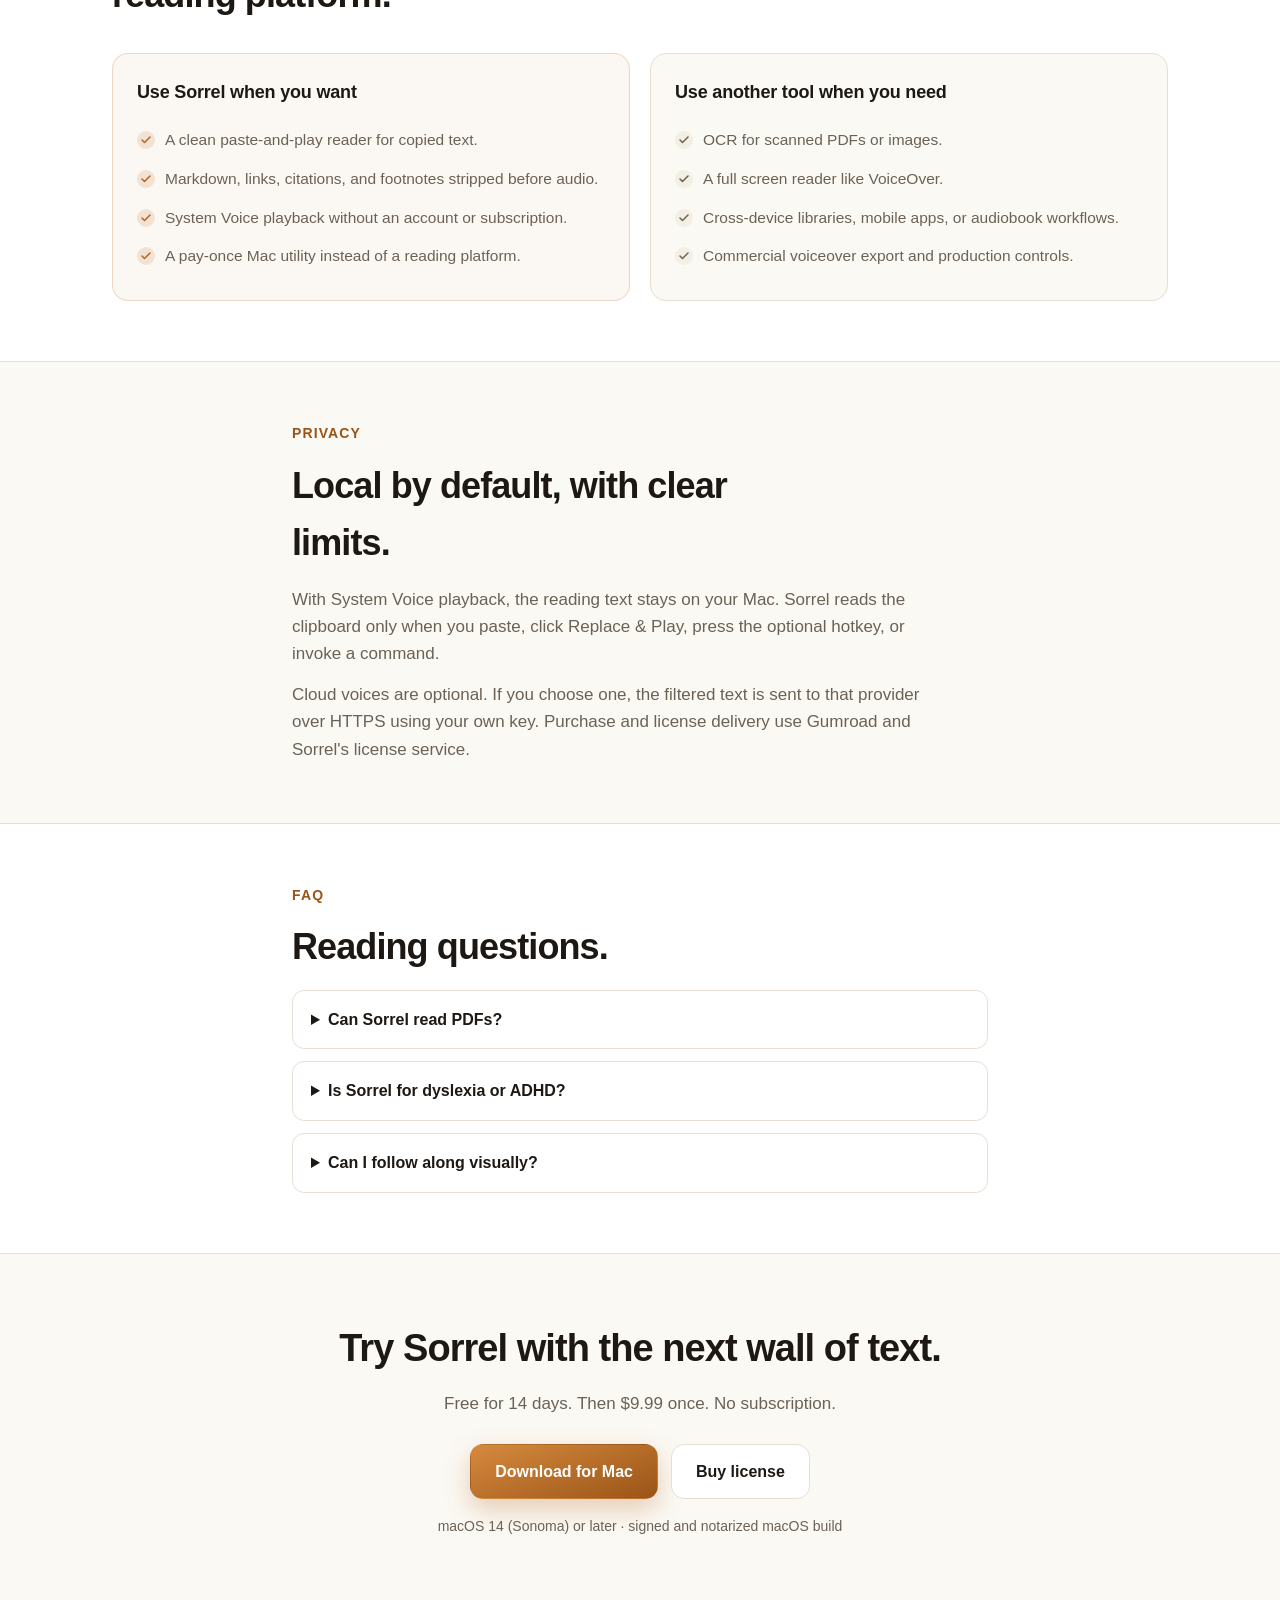
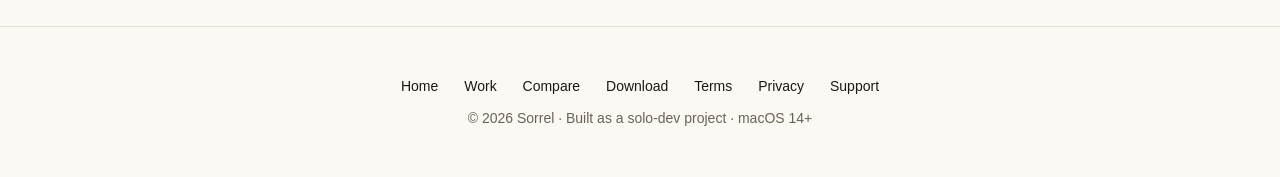
<file: for-reading/index.html>
<!DOCTYPE html>
<html lang="en"><head>
  <meta charset="UTF-8" />
  <meta name="viewport" content="width=device-width, initial-scale=1" />
  <title>Sorrel for Reading — Let your Mac read long text</title>
  <meta name="description" content="Use Sorrel when long articles, emails, notes, and selectable PDF text are hard to get through. Paste copied text, click Replace & Play, and listen in your Mac's own voice." />
  <meta name="color-scheme" content="light" />
  <link rel="canonical" href="https://sorrelreader.com/for-reading/" />
  <meta property="og:type" content="website" />
  <meta property="og:url" content="https://sorrelreader.com/for-reading/" />
  <meta property="og:title" content="Sorrel for Reading — Let your Mac read long text" />
  <meta property="og:description" content="A private Mac reader for long articles, emails, study material, selectable PDF text, and drafts. Copy, paste, listen." />
  <meta property="og:image" content="https://sorrelreader.com/og-image.png" />
  <meta name="twitter:card" content="summary_large_image" />
  <meta name="twitter:title" content="Sorrel for Reading — Let your Mac read long text" />
  <meta name="twitter:description" content="Paste long copied text into Sorrel and hear the cleaned-up version in your Mac's own voice." />
  <meta name="twitter:image" content="https://sorrelreader.com/og-image.png" />
  <link rel="icon" href="data:image/svg+xml,%3Csvg xmlns='http://www.w3.org/2000/svg' viewBox='0 0 32 32'%3E%3Crect width='32' height='32' rx='8' fill='%23b5651f'/%3E%3Cg fill='none' stroke='white' stroke-width='2.4' stroke-linecap='round'%3E%3Cpath d='M11 13v6'/%3E%3Cpath d='M16 9v14'/%3E%3Cpath d='M21 12v8'/%3E%3C/g%3E%3C/svg%3E" />
  <link rel="stylesheet" href="/assets/compare.css" />
  <style>
    .hero-grid{display:grid;grid-template-columns:1.04fr .96fr;gap:48px;align-items:center;}
    .phead .inner{max-width:none;}
    .hero-copy{max-width:720px;}
    .cta{display:flex;gap:13px;align-items:center;flex-wrap:wrap;margin-top:26px;}
    .trust{margin-top:18px;font-size:14px;color:var(--muted);display:flex;gap:9px 18px;flex-wrap:wrap;}
    .trust b{color:var(--accent);}
    .reader-demo{background:var(--surface);border:1px solid var(--border);border-radius:18px;box-shadow:0 2px 6px rgba(31,24,15,.05),0 34px 70px -24px rgba(31,24,15,.28);overflow:hidden;}
    .reader-top{display:flex;align-items:center;justify-content:space-between;gap:16px;padding:14px 16px;background:linear-gradient(180deg,#fff,#fbf8f2);border-bottom:1px solid var(--border);}
    .reader-top b{font-size:13px;color:var(--muted);}
    .dots{display:flex;gap:8px;}
    .dots i{width:12px;height:12px;border-radius:50%;background:var(--border);display:block;}
    .dots i:nth-child(1){background:#ff5f57}.dots i:nth-child(2){background:#febc2e}.dots i:nth-child(3){background:#28c840}
    .reader-body{padding:24px;}
    .messy{font-family:var(--mono);font-size:12.5px;line-height:1.6;color:#a99f8d;background:var(--surface-2);border:1px solid var(--border);border-radius:12px;padding:14px 15px;}
    .replace{display:inline-flex;margin:16px 0 0;font-family:var(--mono);font-size:13px;font-weight:700;background:#fff;border:1px solid var(--border);border-bottom-width:2px;border-radius:7px;padding:4px 10px;}
    .clean{margin-top:16px;background:#fff;border:1.5px solid color-mix(in srgb,var(--accent) 32%,var(--border));border-radius:13px;padding:17px;box-shadow:0 8px 22px rgba(181,101,31,.10);}
    .clean p{font-size:15.5px;color:var(--ink);margin-bottom:14px;}
    .bars{display:flex;align-items:center;gap:4px;height:34px;}
    .bars i{width:4px;border-radius:4px;background:var(--accent);display:block;}
    .bars i:nth-child(even){background:var(--accent-2);}
    .cards.four{grid-template-columns:repeat(4,1fr);}
    @media (max-width:900px){.hero-grid{grid-template-columns:1fr;}.cards.four{grid-template-columns:repeat(2,1fr);}}
    @media (max-width:560px){.cards.four{grid-template-columns:1fr;}.cta{align-items:stretch;flex-direction:column;}.btn{justify-content:center;}}
  </style>
  <script type="application/ld+json">
  {"@context":"https://schema.org","@type":"BreadcrumbList","itemListElement":[
    {"@type":"ListItem","position":1,"name":"Home","item":"https://sorrelreader.com/"},
    {"@type":"ListItem","position":2,"name":"For Reading","item":"https://sorrelreader.com/for-reading/"}]}
  </script>
  <script type="application/ld+json">
  {"@context":"https://schema.org","@type":"SoftwareApplication","name":"Sorrel","applicationCategory":"UtilitiesApplication","operatingSystem":"macOS 14.0 or later","offers":{"@type":"Offer","price":"9.99","priceCurrency":"USD","url":"https://sorrelreader.com/download/","description":"One-time purchase, no subscription. 14-day free trial."},"description":"A private Mac reader for long copied text, selectable PDF text, study material, drafts, and articles."}
  </script>
</head>
<body>
  <a class="skip" href="#use-cases">Skip to content</a>
  <header class="phead">
    <div class="wrap">
      <nav>
        <a class="brand" href="/"><span class="ico" aria-hidden="true"><span><i></i><i></i><i></i><i></i><i></i></span></span>Sorrel</a>
        <div class="nav-links">
          <a class="hidem" href="/for-work/">Work</a>
          <a class="hidem" href="/compare/">Compare</a>
          <a class="hidem" href="/privacy/">Privacy</a>
          <a class="btn btn-ghost" style="padding:9px 16px" href="/download/">Download</a>
        </div>
      </nav>
      <p class="crumbs"><a href="/">Home</a> &nbsp;›&nbsp; For Reading</p>
      <div class="inner">
        <div class="hero-grid">
          <div class="hero-copy">
            <span class="eyebrow">Private Mac read-aloud</span>
            <h1>Reading long text should not wear you out.</h1>
            <p class="lede">Copy an article, email, chapter excerpt, study note, or selectable PDF text into Sorrel. Click Replace &amp; Play, and hear the cleaned-up version in your Mac's own voice.</p>
            <div class="cta">
              <a class="btn btn-primary" href="/download/">Download for Mac</a>
              <a class="badge-mas" href="https://apps.apple.com/app/id6779471802" aria-label="Download Sorrel on the Mac App Store" style="display:inline-flex;align-items:center"><img src="/mac-app-store-badge.svg" alt="Download on the Mac App Store" style="display:block;height:50px;width:auto" /></a>
              <a class="btn btn-ghost" href="https://skyflyer1.gumroad.com/l/fnpieg?offer_code=READING">Buy license</a>
            </div>
            <div class="trust"><span><b>14-day trial</b></span><span><b>$9.99 once</b></span><span><b>macOS 14+</b></span><span>System Voice playback stays on your Mac</span></div>
          </div>
          <div class="reader-demo" aria-label="Sorrel cleans copied text before reading it aloud">
            <div class="reader-top"><div class="dots" aria-hidden="true"><i></i><i></i><i></i></div><b>Sorrel</b></div>
            <div class="reader-body">
              <div class="messy"># Reading notes<br><br>Long paragraph with **markdown**, [links](url), citations [12], and footnotes that interrupt the flow.</div>
              <span class="replace">Replace &amp; Play</span>
              <div class="clean">
                <p>Long paragraph with markdown, links, citations, and footnotes that interrupt the flow.</p>
                <div class="bars" aria-hidden="true"><i style="height:10px"></i><i style="height:22px"></i><i style="height:30px"></i><i style="height:18px"></i><i style="height:26px"></i><i style="height:14px"></i><i style="height:24px"></i><i style="height:32px"></i><i style="height:16px"></i></div>
              </div>
            </div>
          </div>
        </div>
      </div>
    </div>
  </header>

  <main id="use-cases">
    <section class="section">
      <div class="wrap">
        <div class="kicker">Use cases</div>
        <h2>Another way into text when reading is hard.</h2>
        <p class="sub">Sorrel is not a medical tool or a screen-reader replacement. It is a small Mac utility for moments when listening is easier than staring at the page.</p>
        <div class="cards four">
          <div class="card"><div class="cico">01</div><h3>Tired eyes</h3><p>Turn long screen reading into audio when your eyes need a break.</p></div>
          <div class="card"><div class="cico">02</div><h3>Study load</h3><p>Listen to copied notes, readings, article excerpts, and selectable PDF text.</p></div>
          <div class="card"><div class="cico">03</div><h3>Attention drift</h3><p>Use audio and sentence highlighting when visual reading keeps slipping.</p></div>
          <div class="card"><div class="cico">04</div><h3>Proofreading</h3><p>Hear missing words, repeated phrases, and awkward sentences in your own drafts.</p></div>
        </div>
      </div>
    </section>

    <section class="section alt">
      <div class="wrap">
        <div class="kicker">Why Sorrel</div>
        <h2>Cleaner than raw Speak Selection. Simpler than a reading platform.</h2>
        <div class="picks">
          <div class="pick sorrel">
            <h3>Use Sorrel when you want</h3>
            <ul>
              <li>A clean paste-and-play reader for copied text.</li>
              <li>Markdown, links, citations, and footnotes stripped before audio.</li>
              <li>System Voice playback without an account or subscription.</li>
              <li>A pay-once Mac utility instead of a reading platform.</li>
            </ul>
          </div>
          <div class="pick neutral">
            <h3>Use another tool when you need</h3>
            <ul>
              <li>OCR for scanned PDFs or images.</li>
              <li>A full screen reader like VoiceOver.</li>
              <li>Cross-device libraries, mobile apps, or audiobook workflows.</li>
              <li>Commercial voiceover export and production controls.</li>
            </ul>
          </div>
        </div>
      </div>
    </section>

    <section class="section">
      <div class="wrap narrow">
        <div class="kicker">Privacy</div>
        <h2>Local by default, with clear limits.</h2>
        <div class="body">
          <p>With System Voice playback, the reading text stays on your Mac. Sorrel reads the clipboard only when you paste, click Replace &amp; Play, press the optional hotkey, or invoke a command.</p>
          <p>Cloud voices are optional. If you choose one, the filtered text is sent to that provider over HTTPS using your own key. Purchase and license delivery use Gumroad and Sorrel's license service.</p>
        </div>
      </div>
    </section>

    <section class="section alt">
      <div class="wrap narrow">
        <div class="kicker">FAQ</div>
        <h2>Reading questions.</h2>
        <details><summary>Can Sorrel read PDFs?</summary><p>Yes, when you can copy/select the PDF text. Scanned PDFs, images, DRM pages, or copy-protected files need OCR or another tool first.</p></details>
        <details><summary>Is Sorrel for dyslexia or ADHD?</summary><p>Some people use audio when reading is tiring, slow, or hard to stick with. Sorrel does not diagnose, treat, or make medical claims.</p></details>
        <details><summary>Can I follow along visually?</summary><p>Yes. Sorrel highlights the current sentence while reading so you can listen and follow the text.</p></details>
      </div>
    </section>

    <section class="ctaband">
      <div class="wrap">
        <h2>Try Sorrel with the next wall of text.</h2>
        <p>Free for 14 days. Then $9.99 once. No subscription.</p>
        <div class="cta">
          <a class="btn btn-primary" href="/download/">Download for Mac</a>
          <a class="btn btn-ghost" href="https://skyflyer1.gumroad.com/l/fnpieg?offer_code=READING">Buy license</a>
        </div>
        <p class="fine">macOS 14 (Sonoma) or later · signed and notarized macOS build</p>
      </div>
    </section>
  </main>

  <footer>
    <div class="wrap">
      <div class="flinks">
        <a href="/">Home</a>
        <a href="/for-work/">Work</a>
        <a href="/compare/">Compare</a>
        <a href="/download/">Download</a>
        <a href="/terms/">Terms</a>
        <a href="/privacy/">Privacy</a>
        <a href="mailto:me@julyskyfly.com">Support</a>
      </div>
      © 2026 Sorrel · Built as a solo-dev project · macOS 14+
    </div>
  </footer>
</body></html>
</file>
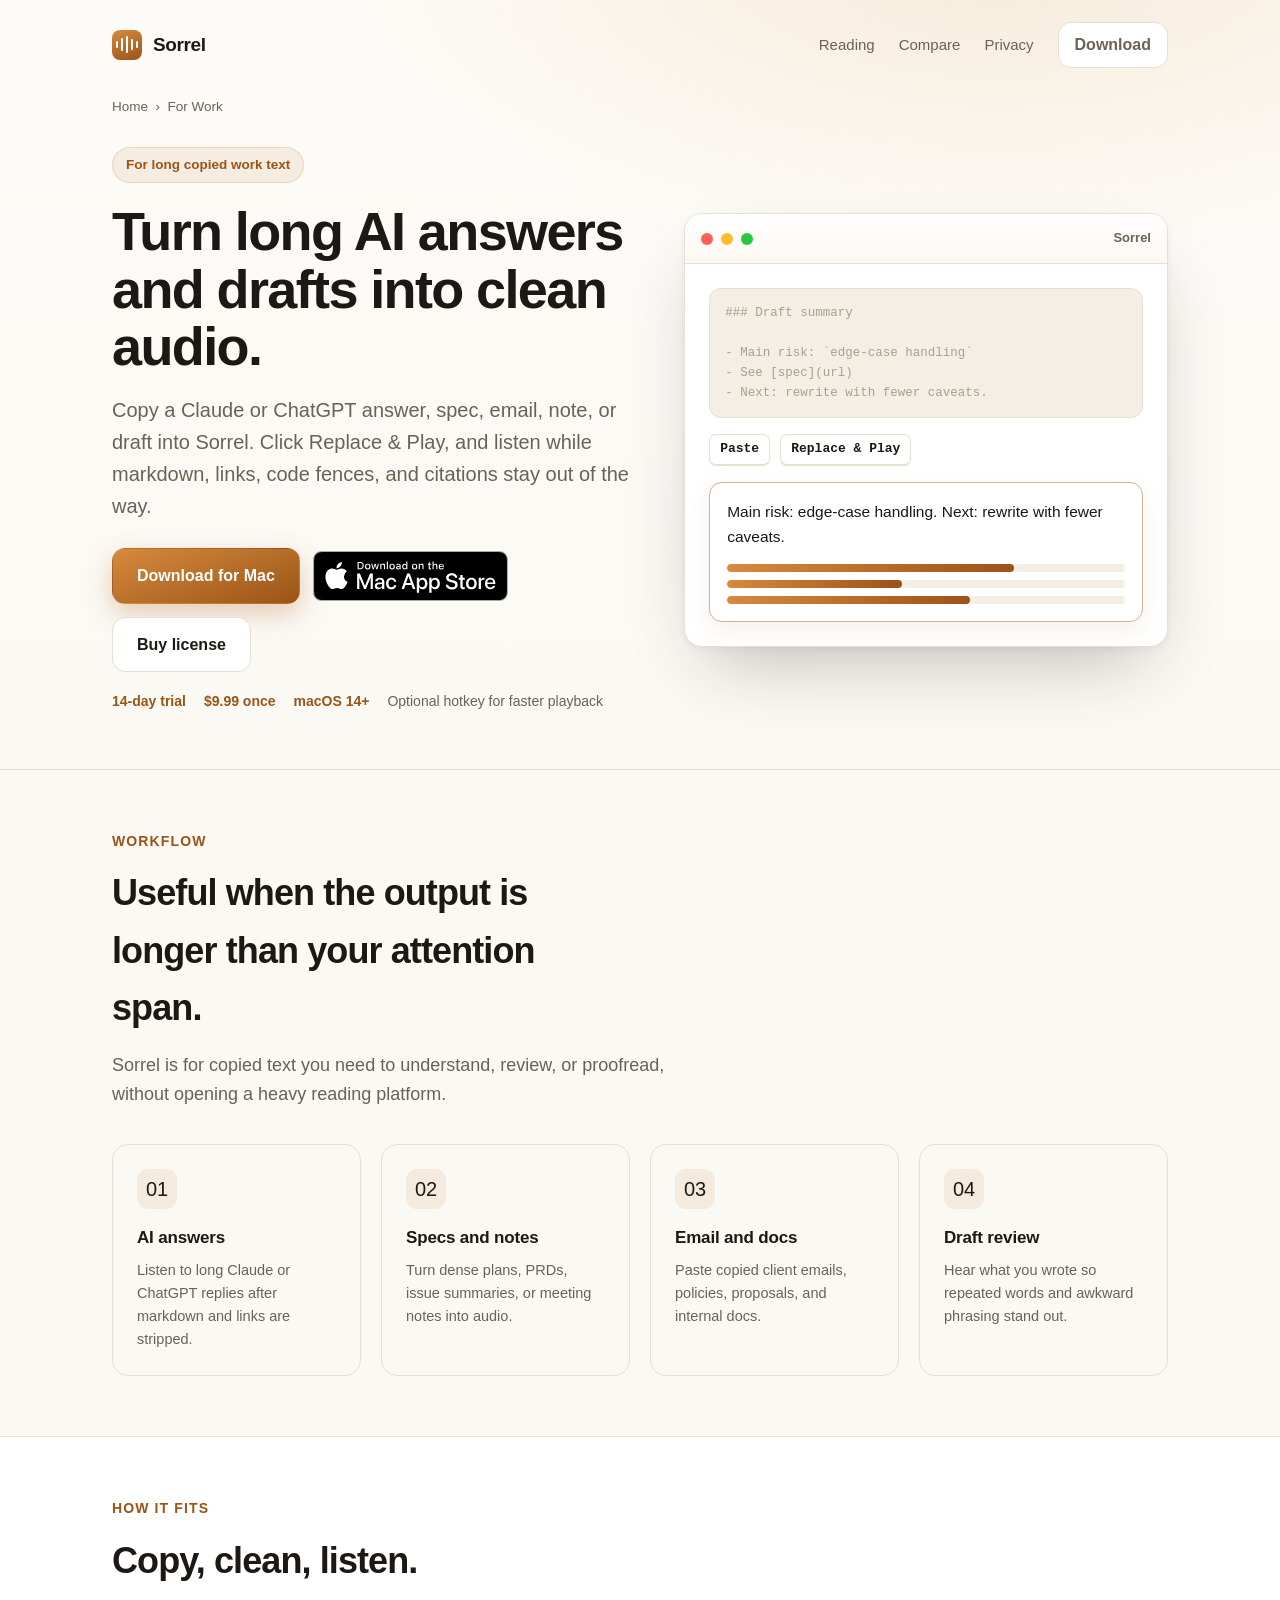
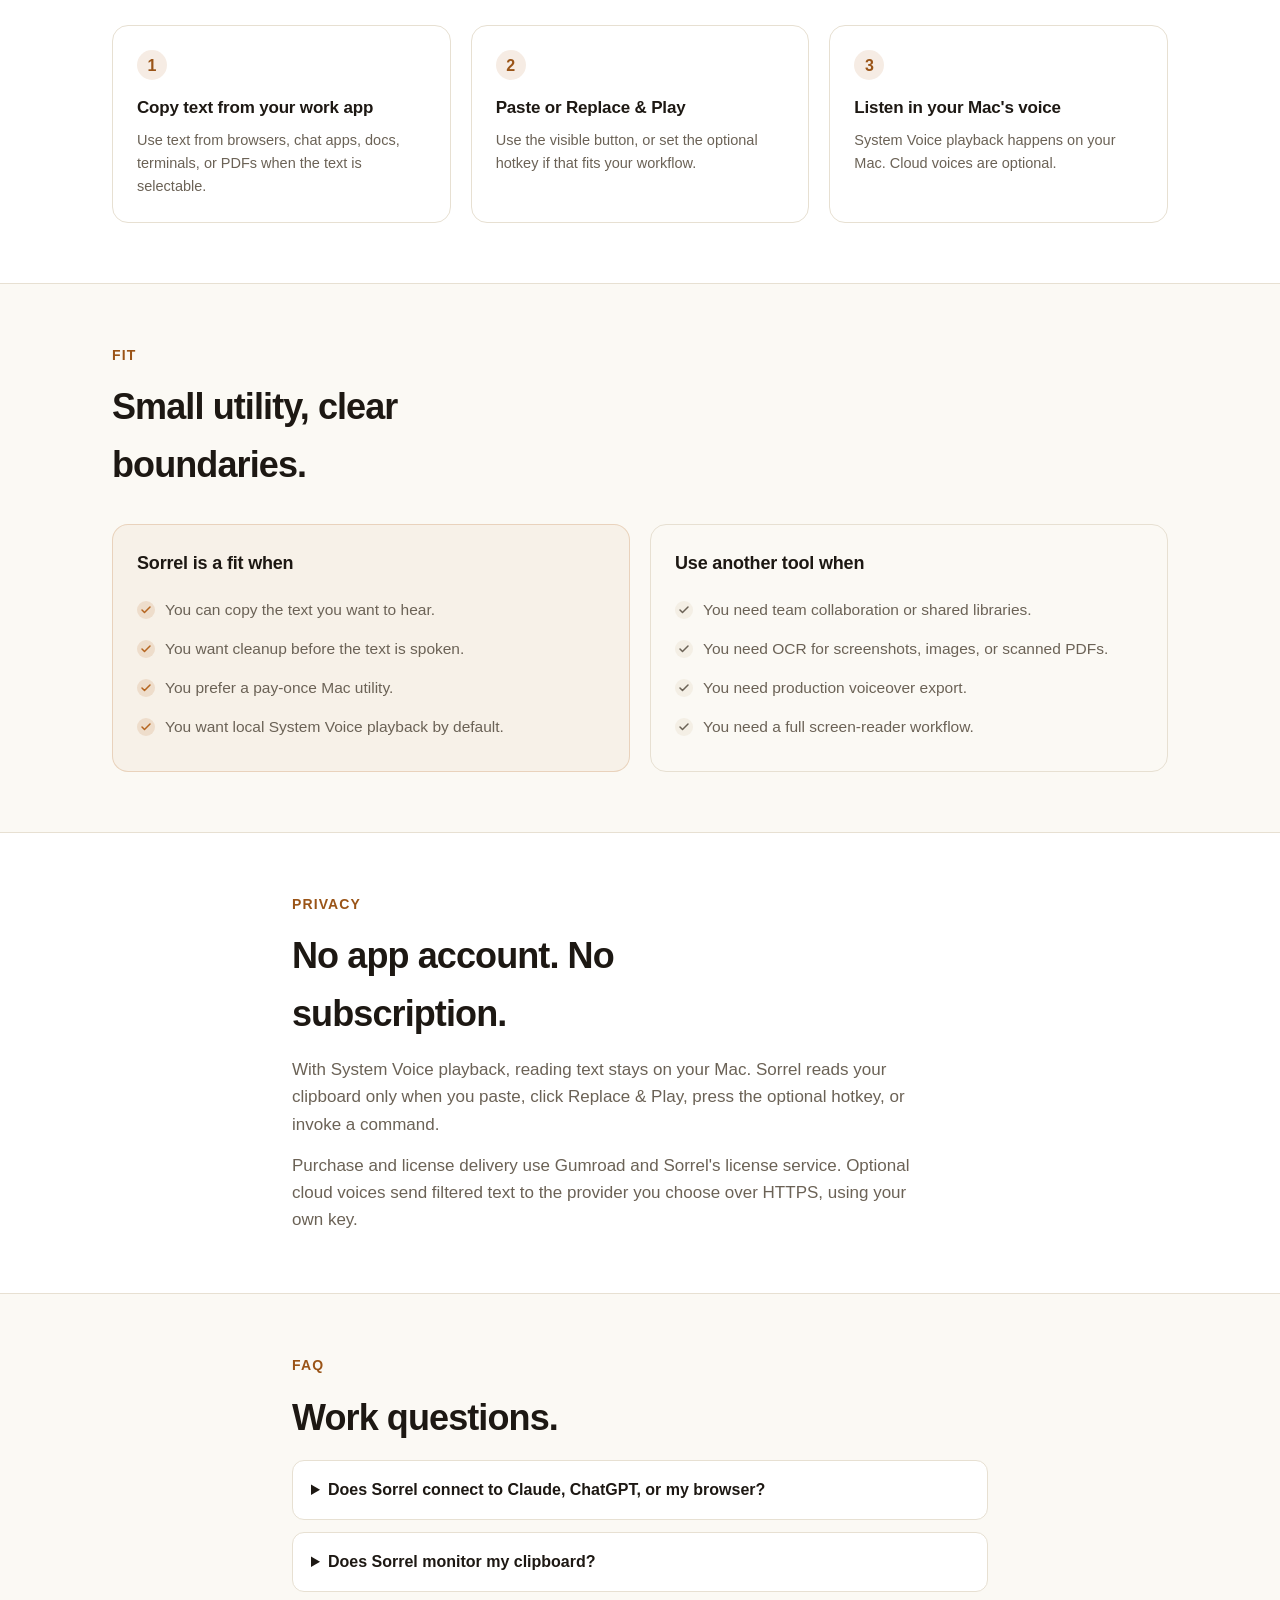
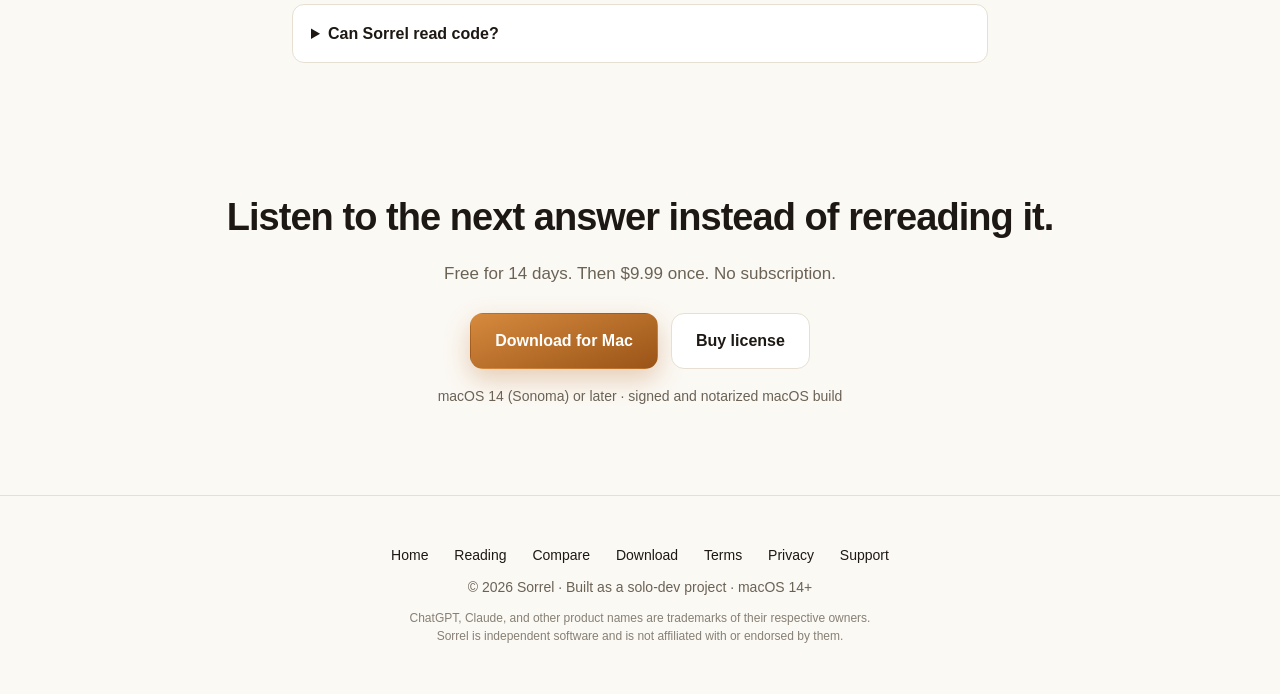
<file: for-work/index.html>
<!DOCTYPE html>
<html lang="en"><head>
  <meta charset="UTF-8" />
  <meta name="viewport" content="width=device-width, initial-scale=1" />
  <title>Sorrel for Work — Hear AI answers and drafts on your Mac</title>
  <meta name="description" content="Use Sorrel to listen to long Claude or ChatGPT answers, specs, emails, notes, and drafts on your Mac. Paste copied text, click Replace & Play, and hear the cleaned-up version." />
  <meta name="color-scheme" content="light" />
  <link rel="canonical" href="https://sorrelreader.com/for-work/" />
  <meta property="og:type" content="website" />
  <meta property="og:url" content="https://sorrelreader.com/for-work/" />
  <meta property="og:title" content="Sorrel for Work — Hear AI answers and drafts on your Mac" />
  <meta property="og:description" content="Copy long AI answers, specs, emails, notes, or drafts into Sorrel and hear the cleaned-up version in your Mac's own voice." />
  <meta property="og:image" content="https://sorrelreader.com/og-image.png" />
  <meta name="twitter:card" content="summary_large_image" />
  <meta name="twitter:title" content="Sorrel for Work — Hear AI answers and drafts on your Mac" />
  <meta name="twitter:description" content="Paste long copied work text into Sorrel and listen to the clean version in your Mac's own voice." />
  <meta name="twitter:image" content="https://sorrelreader.com/og-image.png" />
  <link rel="icon" href="data:image/svg+xml,%3Csvg xmlns='http://www.w3.org/2000/svg' viewBox='0 0 32 32'%3E%3Crect width='32' height='32' rx='8' fill='%23b5651f'/%3E%3Cg fill='none' stroke='white' stroke-width='2.4' stroke-linecap='round'%3E%3Cpath d='M11 13v6'/%3E%3Cpath d='M16 9v14'/%3E%3Cpath d='M21 12v8'/%3E%3C/g%3E%3C/svg%3E" />
  <link rel="stylesheet" href="/assets/compare.css" />
  <style>
    .hero-grid{display:grid;grid-template-columns:1.04fr .96fr;gap:48px;align-items:center;}
    .phead .inner{max-width:none;}
    .hero-copy{max-width:720px;}
    .cta{display:flex;gap:13px;align-items:center;flex-wrap:wrap;margin-top:26px;}
    .trust{margin-top:18px;font-size:14px;color:var(--muted);display:flex;gap:9px 18px;flex-wrap:wrap;}
    .trust b{color:var(--accent);}
    .work-demo{background:var(--surface);border:1px solid var(--border);border-radius:18px;box-shadow:0 2px 6px rgba(31,24,15,.05),0 34px 70px -24px rgba(31,24,15,.28);overflow:hidden;}
    .work-top{display:flex;align-items:center;justify-content:space-between;gap:16px;padding:14px 16px;background:linear-gradient(180deg,#fff,#fbf8f2);border-bottom:1px solid var(--border);}
    .work-top b{font-size:13px;color:var(--muted);}
    .dots{display:flex;gap:8px;}
    .dots i{width:12px;height:12px;border-radius:50%;background:var(--border);display:block;}
    .dots i:nth-child(1){background:#ff5f57}.dots i:nth-child(2){background:#febc2e}.dots i:nth-child(3){background:#28c840}
    .work-body{padding:24px;}
    .source{font-family:var(--mono);font-size:12.5px;line-height:1.6;color:#a99f8d;background:var(--surface-2);border:1px solid var(--border);border-radius:12px;padding:14px 15px;}
    .button-row{display:flex;gap:10px;align-items:center;flex-wrap:wrap;margin:16px 0 0;}
    .pill{font-family:var(--mono);font-size:13px;font-weight:700;background:#fff;border:1px solid var(--border);border-bottom-width:2px;border-radius:7px;padding:4px 10px;}
    .clean{margin-top:16px;background:#fff;border:1.5px solid color-mix(in srgb,var(--accent) 32%,var(--border));border-radius:13px;padding:17px;box-shadow:0 8px 22px rgba(181,101,31,.10);}
    .clean p{font-size:15.5px;color:var(--ink);margin-bottom:14px;}
    .timeline{display:grid;gap:8px;}
    .timeline span{height:8px;border-radius:999px;background:var(--surface-2);display:block;overflow:hidden;}
    .timeline span i{height:100%;background:linear-gradient(90deg,var(--accent-2),var(--accent));display:block;border-radius:999px;}
    .cards.four{grid-template-columns:repeat(4,1fr);}
    .steps{display:grid;grid-template-columns:repeat(3,1fr);gap:20px;margin-top:36px;}
    .step{background:var(--surface);border:1px solid var(--border);border-radius:16px;padding:24px;}
    .step b{display:inline-flex;width:30px;height:30px;border-radius:50%;align-items:center;justify-content:center;background:rgba(181,101,31,.12);color:var(--accent);margin-bottom:14px;}
    .step h3{font-size:17px;letter-spacing:-.01em;margin-bottom:7px;}
    .step p{font-size:14.5px;color:var(--muted);}
    @media (max-width:900px){.hero-grid{grid-template-columns:1fr;}.cards.four,.steps{grid-template-columns:1fr;}}
    @media (max-width:560px){.cta{align-items:stretch;flex-direction:column;}.btn{justify-content:center;}}
  </style>
  <script type="application/ld+json">
  {"@context":"https://schema.org","@type":"BreadcrumbList","itemListElement":[
    {"@type":"ListItem","position":1,"name":"Home","item":"https://sorrelreader.com/"},
    {"@type":"ListItem","position":2,"name":"For Work","item":"https://sorrelreader.com/for-work/"}]}
  </script>
  <script type="application/ld+json">
  {"@context":"https://schema.org","@type":"SoftwareApplication","name":"Sorrel","applicationCategory":"UtilitiesApplication","operatingSystem":"macOS 14.0 or later","offers":{"@type":"Offer","price":"9.99","priceCurrency":"USD","url":"https://sorrelreader.com/download/","description":"One-time purchase, no subscription. 14-day free trial."},"description":"A private Mac reader for long copied AI answers, specs, emails, notes, and drafts."}
  </script>
</head>
<body>
  <a class="skip" href="#workflow">Skip to content</a>
  <header class="phead">
    <div class="wrap">
      <nav>
        <a class="brand" href="/"><span class="ico" aria-hidden="true"><span><i></i><i></i><i></i><i></i><i></i></span></span>Sorrel</a>
        <div class="nav-links">
          <a class="hidem" href="/for-reading/">Reading</a>
          <a class="hidem" href="/compare/">Compare</a>
          <a class="hidem" href="/privacy/">Privacy</a>
          <a class="btn btn-ghost" style="padding:9px 16px" href="/download/">Download</a>
        </div>
      </nav>
      <p class="crumbs"><a href="/">Home</a> &nbsp;›&nbsp; For Work</p>
      <div class="inner">
        <div class="hero-grid">
          <div class="hero-copy">
            <span class="eyebrow">For long copied work text</span>
            <h1>Turn long AI answers and drafts into clean audio.</h1>
            <p class="lede">Copy a Claude or ChatGPT answer, spec, email, note, or draft into Sorrel. Click Replace &amp; Play, and listen while markdown, links, code fences, and citations stay out of the way.</p>
            <div class="cta">
              <a class="btn btn-primary" href="/download/">Download for Mac</a>
              <a class="badge-mas" href="https://apps.apple.com/app/id6779471802" aria-label="Download Sorrel on the Mac App Store" style="display:inline-flex;align-items:center"><img src="/mac-app-store-badge.svg" alt="Download on the Mac App Store" style="display:block;height:50px;width:auto" /></a>
              <a class="btn btn-ghost" href="https://skyflyer1.gumroad.com/l/fnpieg?offer_code=WORK">Buy license</a>
            </div>
            <div class="trust"><span><b>14-day trial</b></span><span><b>$9.99 once</b></span><span><b>macOS 14+</b></span><span>Optional hotkey for faster playback</span></div>
          </div>
          <div class="work-demo" aria-label="Sorrel removes markup from copied work text before reading it">
            <div class="work-top"><div class="dots" aria-hidden="true"><i></i><i></i><i></i></div><b>Sorrel</b></div>
            <div class="work-body">
              <div class="source">### Draft summary<br><br>- Main risk: `edge-case handling`<br>- See [spec](url)<br>- Next: rewrite with fewer caveats.</div>
              <div class="button-row"><span class="pill">Paste</span><span class="pill">Replace &amp; Play</span></div>
              <div class="clean">
                <p>Main risk: edge-case handling. Next: rewrite with fewer caveats.</p>
                <div class="timeline" aria-hidden="true"><span><i style="width:72%"></i></span><span><i style="width:44%"></i></span><span><i style="width:61%"></i></span></div>
              </div>
            </div>
          </div>
        </div>
      </div>
    </div>
  </header>

  <main id="workflow">
    <section class="section">
      <div class="wrap">
        <div class="kicker">Workflow</div>
        <h2>Useful when the output is longer than your attention span.</h2>
        <p class="sub">Sorrel is for copied text you need to understand, review, or proofread, without opening a heavy reading platform.</p>
        <div class="cards four">
          <div class="card"><div class="cico">01</div><h3>AI answers</h3><p>Listen to long Claude or ChatGPT replies after markdown and links are stripped.</p></div>
          <div class="card"><div class="cico">02</div><h3>Specs and notes</h3><p>Turn dense plans, PRDs, issue summaries, or meeting notes into audio.</p></div>
          <div class="card"><div class="cico">03</div><h3>Email and docs</h3><p>Paste copied client emails, policies, proposals, and internal docs.</p></div>
          <div class="card"><div class="cico">04</div><h3>Draft review</h3><p>Hear what you wrote so repeated words and awkward phrasing stand out.</p></div>
        </div>
      </div>
    </section>

    <section class="section alt">
      <div class="wrap">
        <div class="kicker">How it fits</div>
        <h2>Copy, clean, listen.</h2>
        <div class="steps">
          <div class="step"><b>1</b><h3>Copy text from your work app</h3><p>Use text from browsers, chat apps, docs, terminals, or PDFs when the text is selectable.</p></div>
          <div class="step"><b>2</b><h3>Paste or Replace &amp; Play</h3><p>Use the visible button, or set the optional hotkey if that fits your workflow.</p></div>
          <div class="step"><b>3</b><h3>Listen in your Mac's voice</h3><p>System Voice playback happens on your Mac. Cloud voices are optional.</p></div>
        </div>
      </div>
    </section>

    <section class="section">
      <div class="wrap">
        <div class="kicker">Fit</div>
        <h2>Small utility, clear boundaries.</h2>
        <div class="picks">
          <div class="pick sorrel">
            <h3>Sorrel is a fit when</h3>
            <ul>
              <li>You can copy the text you want to hear.</li>
              <li>You want cleanup before the text is spoken.</li>
              <li>You prefer a pay-once Mac utility.</li>
              <li>You want local System Voice playback by default.</li>
            </ul>
          </div>
          <div class="pick neutral">
            <h3>Use another tool when</h3>
            <ul>
              <li>You need team collaboration or shared libraries.</li>
              <li>You need OCR for screenshots, images, or scanned PDFs.</li>
              <li>You need production voiceover export.</li>
              <li>You need a full screen-reader workflow.</li>
            </ul>
          </div>
        </div>
      </div>
    </section>

    <section class="section alt">
      <div class="wrap narrow">
        <div class="kicker">Privacy</div>
        <h2>No app account. No subscription.</h2>
        <div class="body">
          <p>With System Voice playback, reading text stays on your Mac. Sorrel reads your clipboard only when you paste, click Replace &amp; Play, press the optional hotkey, or invoke a command.</p>
          <p>Purchase and license delivery use Gumroad and Sorrel's license service. Optional cloud voices send filtered text to the provider you choose over HTTPS, using your own key.</p>
        </div>
      </div>
    </section>

    <section class="section">
      <div class="wrap narrow">
        <div class="kicker">FAQ</div>
        <h2>Work questions.</h2>
        <details><summary>Does Sorrel connect to Claude, ChatGPT, or my browser?</summary><p>No. You copy text yourself and paste it into Sorrel, or use Sorrel's optional command paths. Sorrel is not affiliated with Claude, ChatGPT, or browser vendors.</p></details>
        <details><summary>Does Sorrel monitor my clipboard?</summary><p>No. It reads the clipboard only when you ask it to by pasting, clicking Replace &amp; Play, pressing the optional hotkey, or invoking a command.</p></details>
        <details><summary>Can Sorrel read code?</summary><p>It can read copied code, but Sorrel is usually better for prose around code: explanations, specs, comments, issue summaries, and AI answers.</p></details>
      </div>
    </section>

    <section class="ctaband">
      <div class="wrap">
        <h2>Listen to the next answer instead of rereading it.</h2>
        <p>Free for 14 days. Then $9.99 once. No subscription.</p>
        <div class="cta">
          <a class="btn btn-primary" href="/download/">Download for Mac</a>
          <a class="btn btn-ghost" href="https://skyflyer1.gumroad.com/l/fnpieg?offer_code=WORK">Buy license</a>
        </div>
        <p class="fine">macOS 14 (Sonoma) or later · signed and notarized macOS build</p>
      </div>
    </section>
  </main>

  <footer>
    <div class="wrap">
      <div class="flinks">
        <a href="/">Home</a>
        <a href="/for-reading/">Reading</a>
        <a href="/compare/">Compare</a>
        <a href="/download/">Download</a>
        <a href="/terms/">Terms</a>
        <a href="/privacy/">Privacy</a>
        <a href="mailto:me@julyskyfly.com">Support</a>
      </div>
      © 2026 Sorrel · Built as a solo-dev project · macOS 14+
      <div style="margin-top:10px;font-size:12px;line-height:1.55;opacity:.8;max-width:74ch;margin-left:auto;margin-right:auto;">ChatGPT, Claude, and other product names are trademarks of their respective owners. Sorrel is independent software and is not affiliated with or endorsed by them.</div>
    </div>
  </footer>
</body></html>
</file>
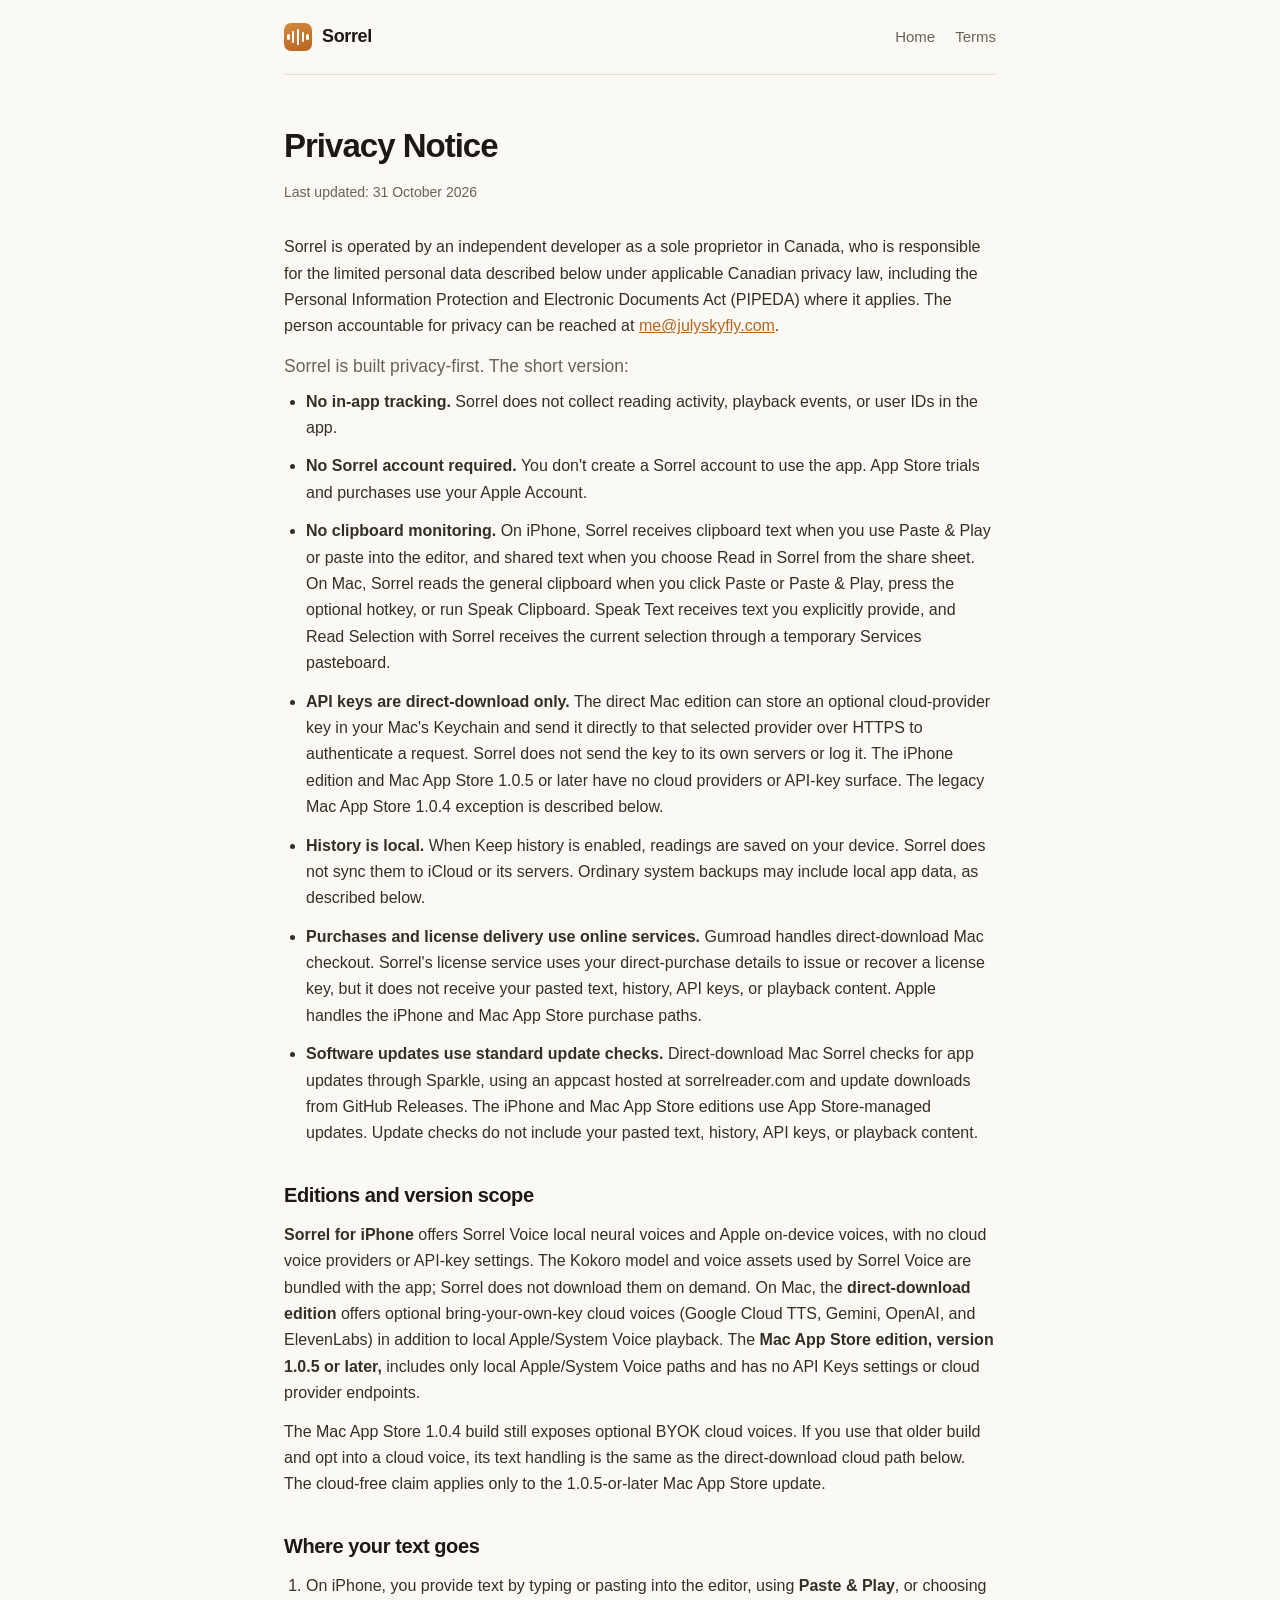
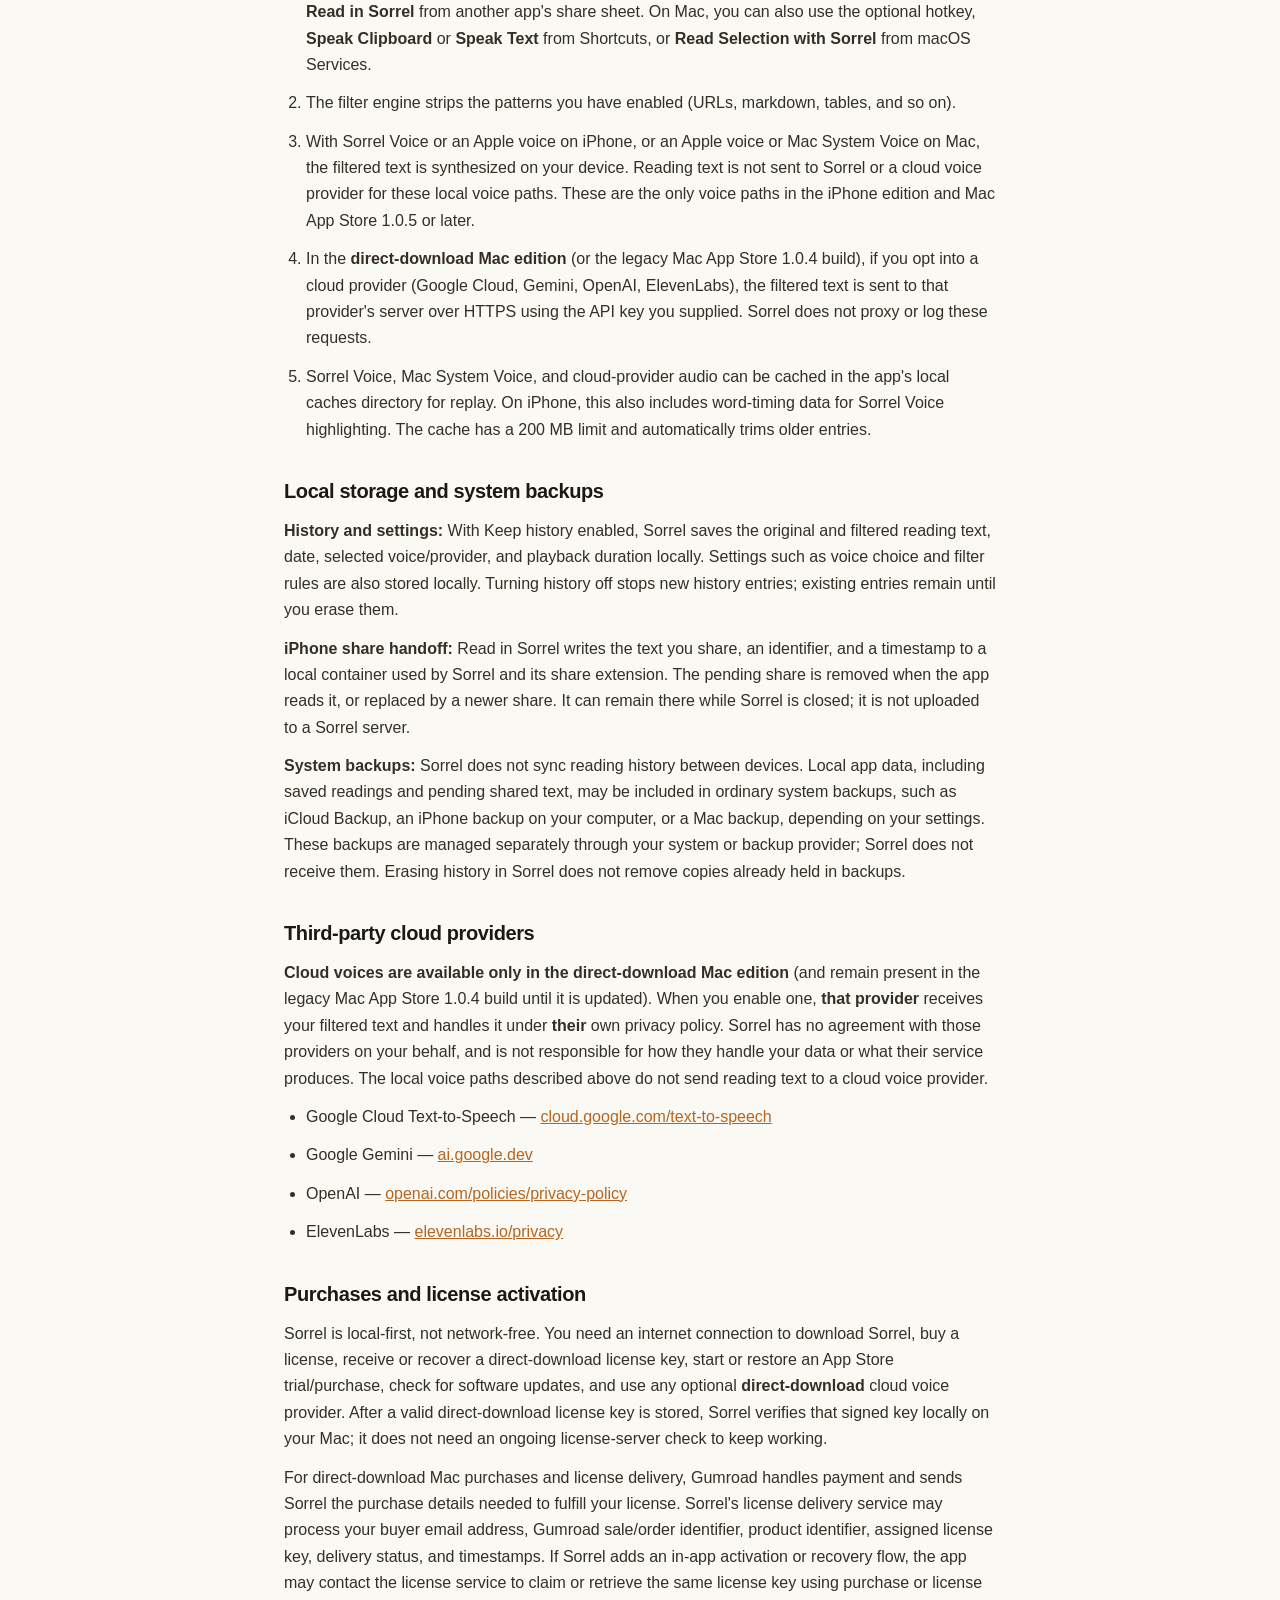
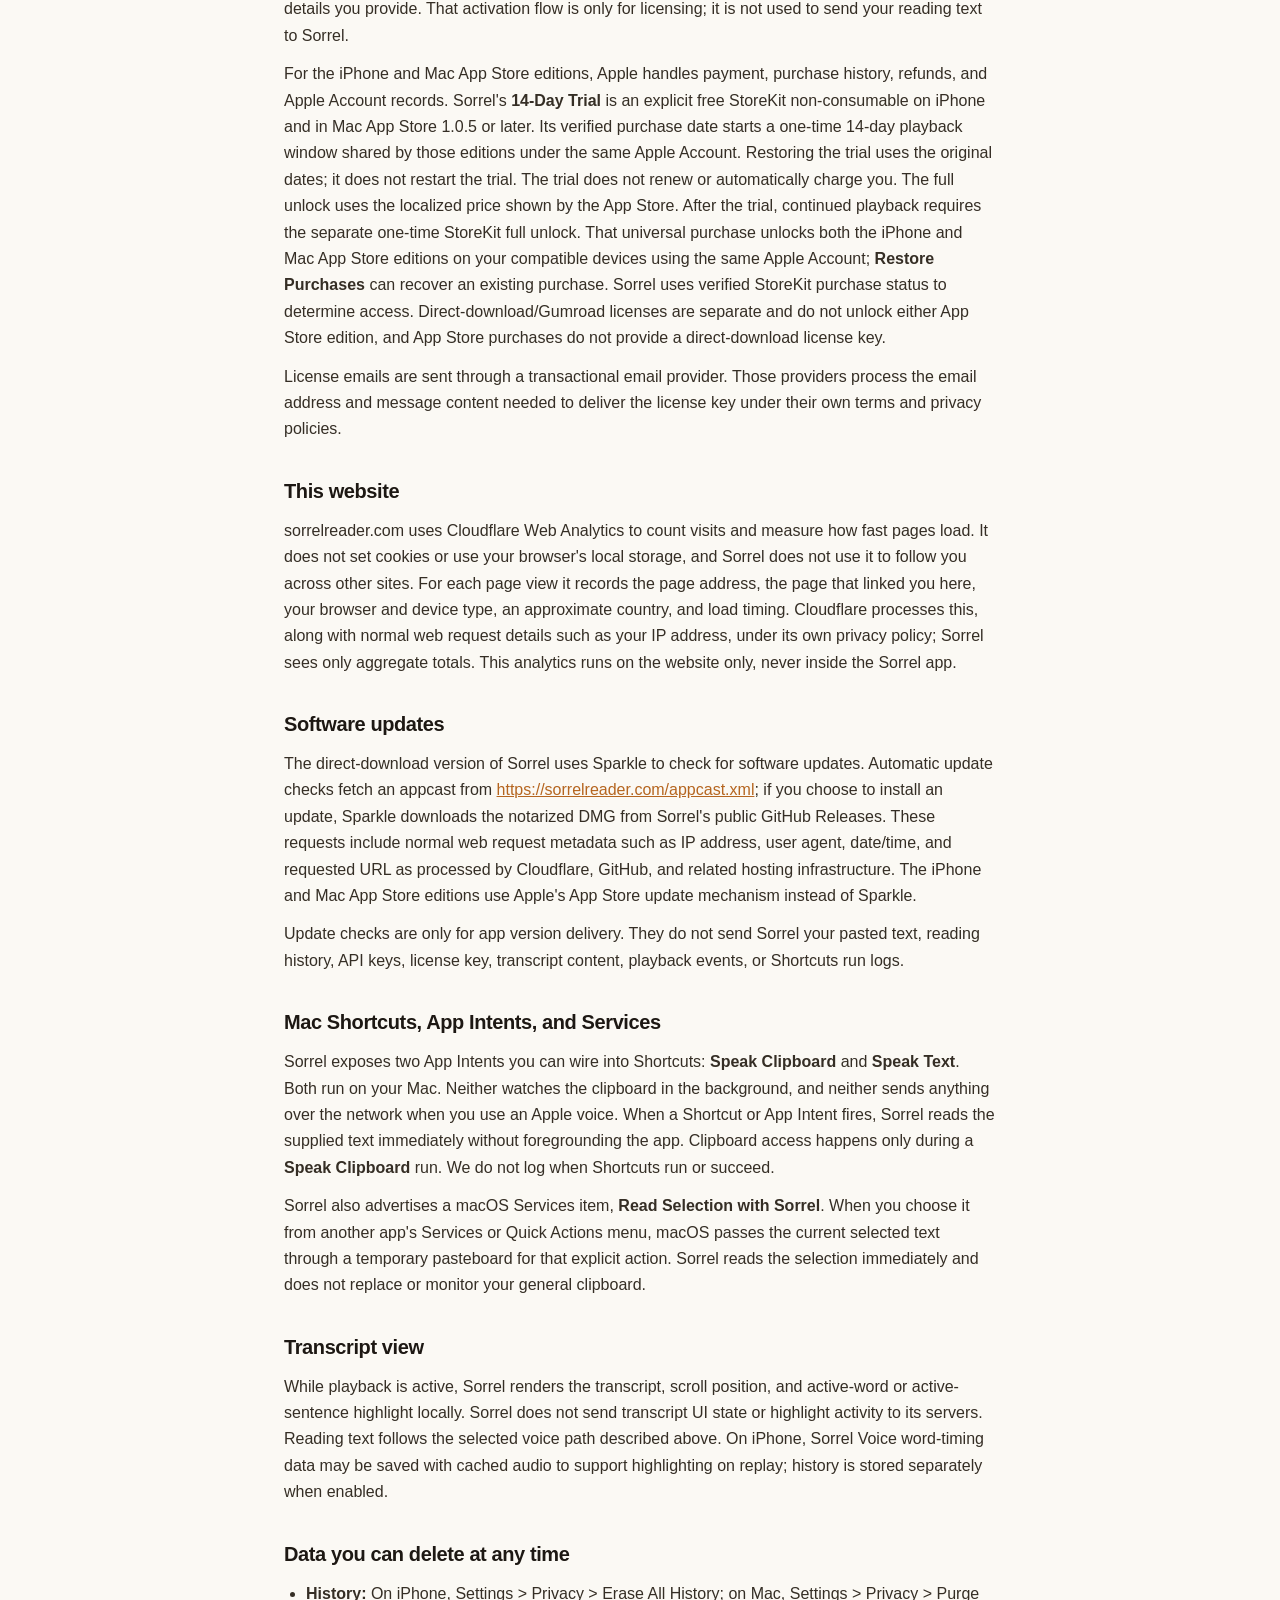
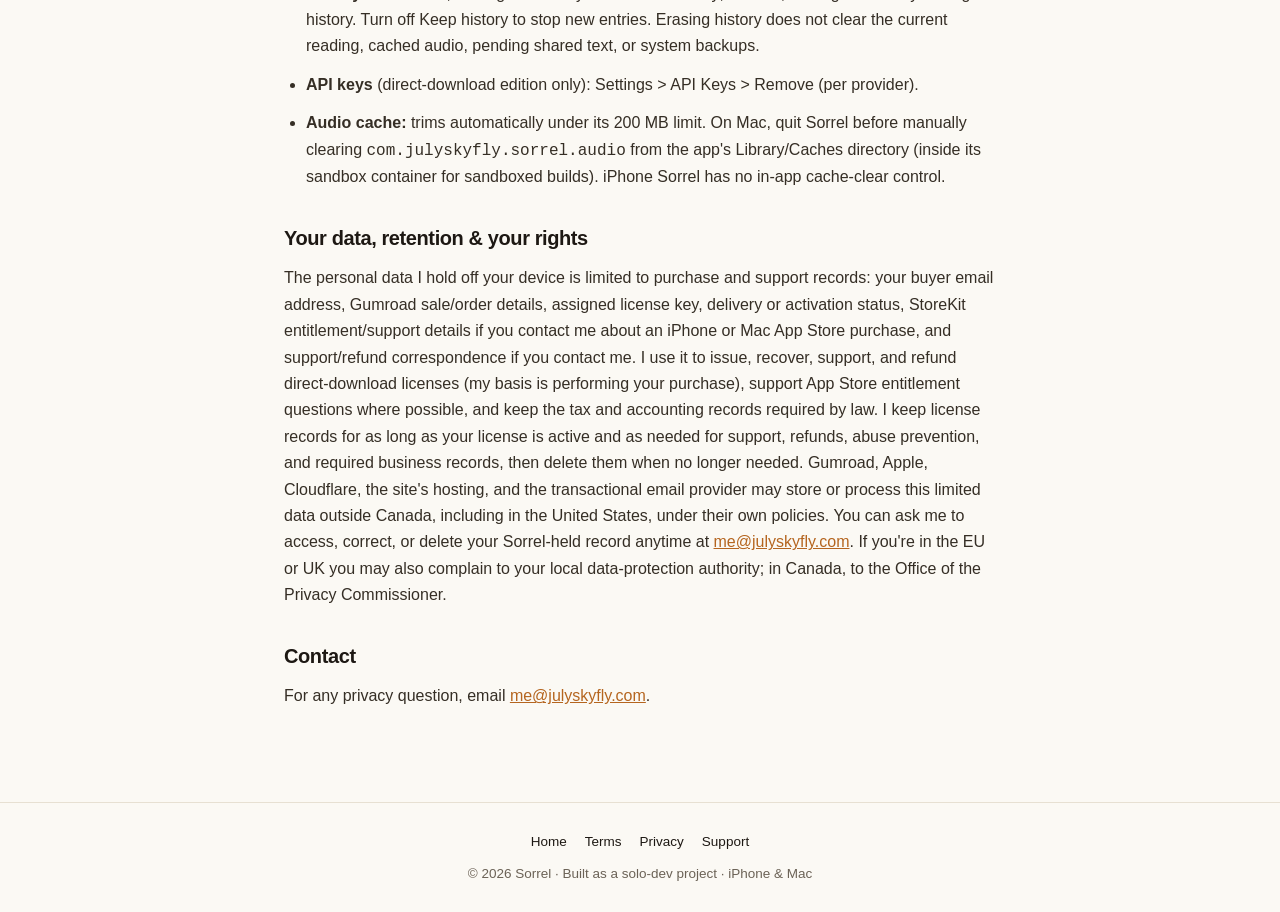
<file: privacy/index.html>
<!DOCTYPE html>
<html lang="en"><head>
  <meta charset="UTF-8" />
  <meta name="viewport" content="width=device-width, initial-scale=1" />
  <title>Privacy Notice — Sorrel</title>
  <meta name="description" content="How Sorrel for iPhone and Mac handles local voices, text, history, audio caches, backups, App Store purchases, and optional direct-Mac cloud voices." />
  <meta name="color-scheme" content="light" />
  <link rel="canonical" href="https://sorrelreader.com/privacy/" />
  <meta name="robots" content="index,follow" />
  <link rel="icon" href="data:image/svg+xml,%3Csvg xmlns='http://www.w3.org/2000/svg' viewBox='0 0 32 32'%3E%3Crect width='32' height='32' rx='8' fill='%23b5651f'/%3E%3Cg fill='none' stroke='white' stroke-width='2.4' stroke-linecap='round'%3E%3Cpath d='M11 13v6'/%3E%3Cpath d='M16 9v14'/%3E%3Cpath d='M21 12v8'/%3E%3C/g%3E%3C/svg%3E" />
<style>
  :root{--bg:#fbf9f4;--surface:#fff;--ink:#1d1813;--muted:#6b6256;--border:#e7e0d2;--accent:#b5651f;--accent-2:#d68a3e;--font:-apple-system,BlinkMacSystemFont,"SF Pro Display","Segoe UI",Roboto,Helvetica,Arial,sans-serif;}
  *{box-sizing:border-box;margin:0;padding:0;}
  body{font-family:var(--font);color:var(--ink);background:var(--bg);line-height:1.65;-webkit-font-smoothing:antialiased;}
  a{color:var(--accent);}
  .wrap{max-width:760px;margin:0 auto;padding:0 24px;}
  nav{display:flex;align-items:center;justify-content:space-between;padding:22px 0;border-bottom:1px solid var(--border);}
  .brand{display:flex;align-items:center;gap:10px;font-weight:700;font-size:18px;color:var(--ink);text-decoration:none;letter-spacing:-.02em;}
  .brand .ico{width:28px;height:28px;border-radius:7px;background:linear-gradient(160deg,var(--accent-2),var(--accent));display:flex;align-items:center;justify-content:center;}
  .brand .ico span{display:flex;gap:2.4px;align-items:center;}
  .brand .ico i{width:2.4px;border-radius:2px;background:#fff;display:block;}
  .brand .ico i:nth-child(1){height:6px}.brand .ico i:nth-child(2){height:12px}.brand .ico i:nth-child(3){height:16px}.brand .ico i:nth-child(4){height:10px}.brand .ico i:nth-child(5){height:6px}
  .nav-links a{color:var(--muted);text-decoration:none;font-size:15px;margin-left:20px;}
  main{padding:44px 0 60px;}
  h1{font-size:33px;letter-spacing:-.03em;margin-bottom:8px;}
  .updated{color:var(--muted);font-size:14px;margin-bottom:30px;}
  h2{font-size:20px;letter-spacing:-.02em;margin:32px 0 10px;}
  p,li{color:#352e25;font-size:16px;margin-bottom:12px;}
  ul,ol{padding-left:22px;}
  .lead{font-size:17.5px;color:var(--muted);margin-bottom:8px;}
  .note{background:var(--surface);border:1px solid var(--border);border-left:3px solid var(--accent);border-radius:10px;padding:14px 16px;margin:18px 0;font-size:15px;color:#4a4236;}
  footer{border-top:1px solid var(--border);padding:28px 0;color:var(--muted);font-size:13.5px;text-align:center;margin-top:20px;}
  footer a{color:var(--ink);text-decoration:none;margin:0 9px;}
</style></head>
<body>
  <header><div class="wrap"><nav>
    <a class="brand" href="/"><span class="ico"><span><i></i><i></i><i></i><i></i><i></i></span></span>Sorrel</a>
    <div class="nav-links"><a href="/">Home</a><a href="/terms/">Terms</a></div>
  </nav></div></header>

  <main><div class="wrap">
    <h1>Privacy Notice</h1>
    <p class="updated">Last updated: 31 October 2026</p>

    <p>Sorrel is operated by an independent developer as a sole proprietor in Canada, who is responsible for the limited personal data described below under applicable Canadian privacy law, including the Personal Information Protection and Electronic Documents Act (PIPEDA) where it applies. The person accountable for privacy can be reached at <a href="mailto:me@julyskyfly.com">me@julyskyfly.com</a>.</p>

    <p class="lead">Sorrel is built privacy-first. The short version:</p>
    <ul>
      <li><strong>No in-app tracking.</strong> Sorrel does not collect reading activity, playback events, or user IDs in the app.</li>
      <li><strong>No Sorrel account required.</strong> You don't create a Sorrel account to use the app. App Store trials and purchases use your Apple Account.</li>
      <li><strong>No clipboard monitoring.</strong> On iPhone, Sorrel receives clipboard text when you use Paste &amp; Play or paste into the editor, and shared text when you choose Read in Sorrel from the share sheet. On Mac, Sorrel reads the general clipboard when you click Paste or Paste &amp; Play, press the optional hotkey, or run Speak Clipboard. Speak Text receives text you explicitly provide, and Read Selection with Sorrel receives the current selection through a temporary Services pasteboard.</li>
      <li><strong>API keys are direct-download only.</strong> The direct Mac edition can store an optional cloud-provider key in your Mac's Keychain and send it directly to that selected provider over HTTPS to authenticate a request. Sorrel does not send the key to its own servers or log it. The iPhone edition and Mac App Store 1.0.5 or later have no cloud providers or API-key surface. The legacy Mac App Store 1.0.4 exception is described below.</li>
      <li><strong>History is local.</strong> When Keep history is enabled, readings are saved on your device. Sorrel does not sync them to iCloud or its servers. Ordinary system backups may include local app data, as described below.</li>
      <li><strong>Purchases and license delivery use online services.</strong> Gumroad handles direct-download Mac checkout. Sorrel's license service uses your direct-purchase details to issue or recover a license key, but it does not receive your pasted text, history, API keys, or playback content. Apple handles the iPhone and Mac App Store purchase paths.</li>
      <li><strong>Software updates use standard update checks.</strong> Direct-download Mac Sorrel checks for app updates through Sparkle, using an appcast hosted at sorrelreader.com and update downloads from GitHub Releases. The iPhone and Mac App Store editions use App Store-managed updates. Update checks do not include your pasted text, history, API keys, or playback content.</li>
    </ul>

    <h2>Editions and version scope</h2>
    <p><strong>Sorrel for iPhone</strong> offers Sorrel Voice local neural voices and Apple on-device voices, with no cloud voice providers or API-key settings. The Kokoro model and voice assets used by Sorrel Voice are bundled with the app; Sorrel does not download them on demand. On Mac, the <strong>direct-download edition</strong> offers optional bring-your-own-key cloud voices (Google Cloud TTS, Gemini, OpenAI, and ElevenLabs) in addition to local Apple/System Voice playback. The <strong>Mac App Store edition, version 1.0.5 or later,</strong> includes only local Apple/System Voice paths and has no API Keys settings or cloud provider endpoints.</p>
    <p>The Mac App Store 1.0.4 build still exposes optional BYOK cloud voices. If you use that older build and opt into a cloud voice, its text handling is the same as the direct-download cloud path below. The cloud-free claim applies only to the 1.0.5-or-later Mac App Store update.</p>

    <h2>Where your text goes</h2>
    <ol>
      <li>On iPhone, you provide text by typing or pasting into the editor, using <strong>Paste &amp; Play</strong>, or choosing <strong>Read in Sorrel</strong> from another app's share sheet. On Mac, you can also use the optional hotkey, <strong>Speak Clipboard</strong> or <strong>Speak Text</strong> from Shortcuts, or <strong>Read Selection with Sorrel</strong> from macOS Services.</li>
      <li>The filter engine strips the patterns you have enabled (URLs, markdown, tables, and so on).</li>
      <li>With Sorrel Voice or an Apple voice on iPhone, or an Apple voice or Mac System Voice on Mac, the filtered text is synthesized on your device. Reading text is not sent to Sorrel or a cloud voice provider for these local voice paths. These are the only voice paths in the iPhone edition and Mac App Store 1.0.5 or later.</li>
      <li>In the <strong>direct-download Mac edition</strong> (or the legacy Mac App Store 1.0.4 build), if you opt into a cloud provider (Google Cloud, Gemini, OpenAI, ElevenLabs), the filtered text is sent to that provider's server over HTTPS using the API key you supplied. Sorrel does not proxy or log these requests.</li>
      <li>Sorrel Voice, Mac System Voice, and cloud-provider audio can be cached in the app's local caches directory for replay. On iPhone, this also includes word-timing data for Sorrel Voice highlighting. The cache has a 200 MB limit and automatically trims older entries.</li>
    </ol>

    <h2>Local storage and system backups</h2>
    <p><strong>History and settings:</strong> With Keep history enabled, Sorrel saves the original and filtered reading text, date, selected voice/provider, and playback duration locally. Settings such as voice choice and filter rules are also stored locally. Turning history off stops new history entries; existing entries remain until you erase them.</p>
    <p><strong>iPhone share handoff:</strong> Read in Sorrel writes the text you share, an identifier, and a timestamp to a local container used by Sorrel and its share extension. The pending share is removed when the app reads it, or replaced by a newer share. It can remain there while Sorrel is closed; it is not uploaded to a Sorrel server.</p>
    <p><strong>System backups:</strong> Sorrel does not sync reading history between devices. Local app data, including saved readings and pending shared text, may be included in ordinary system backups, such as iCloud Backup, an iPhone backup on your computer, or a Mac backup, depending on your settings. These backups are managed separately through your system or backup provider; Sorrel does not receive them. Erasing history in Sorrel does not remove copies already held in backups.</p>

    <h2>Third-party cloud providers</h2>
    <p><strong>Cloud voices are available only in the direct-download Mac edition</strong> (and remain present in the legacy Mac App Store 1.0.4 build until it is updated). When you enable one, <strong>that provider</strong> receives your filtered text and handles it under <strong>their</strong> own privacy policy. Sorrel has no agreement with those providers on your behalf, and is not responsible for how they handle your data or what their service produces. The local voice paths described above do not send reading text to a cloud voice provider.</p>
    <ul>
      <li>Google Cloud Text-to-Speech — <a href="https://cloud.google.com/text-to-speech" rel="noopener" target="_blank">cloud.google.com/text-to-speech</a></li>
      <li>Google Gemini — <a href="https://ai.google.dev/" rel="noopener" target="_blank">ai.google.dev</a></li>
      <li>OpenAI — <a href="https://openai.com/policies/privacy-policy" rel="noopener" target="_blank">openai.com/policies/privacy-policy</a></li>
      <li>ElevenLabs — <a href="https://elevenlabs.io/privacy" rel="noopener" target="_blank">elevenlabs.io/privacy</a></li>
    </ul>

    <h2>Purchases and license activation</h2>
    <p>Sorrel is local-first, not network-free. You need an internet connection to download Sorrel, buy a license, receive or recover a direct-download license key, start or restore an App Store trial/purchase, check for software updates, and use any optional <strong>direct-download</strong> cloud voice provider. After a valid direct-download license key is stored, Sorrel verifies that signed key locally on your Mac; it does not need an ongoing license-server check to keep working.</p>
    <p>For direct-download Mac purchases and license delivery, Gumroad handles payment and sends Sorrel the purchase details needed to fulfill your license. Sorrel's license delivery service may process your buyer email address, Gumroad sale/order identifier, product identifier, assigned license key, delivery status, and timestamps. If Sorrel adds an in-app activation or recovery flow, the app may contact the license service to claim or retrieve the same license key using purchase or license details you provide. That activation flow is only for licensing; it is not used to send your reading text to Sorrel.</p>
    <p>For the iPhone and Mac App Store editions, Apple handles payment, purchase history, refunds, and Apple Account records. Sorrel's <strong>14-Day Trial</strong> is an explicit free StoreKit non-consumable on iPhone and in Mac App Store 1.0.5 or later. Its verified purchase date starts a one-time 14-day playback window shared by those editions under the same Apple Account. Restoring the trial uses the original dates; it does not restart the trial. The trial does not renew or automatically charge you. The full unlock uses the localized price shown by the App Store. After the trial, continued playback requires the separate one-time StoreKit full unlock. That universal purchase unlocks both the iPhone and Mac App Store editions on your compatible devices using the same Apple Account; <strong>Restore Purchases</strong> can recover an existing purchase. Sorrel uses verified StoreKit purchase status to determine access. Direct-download/Gumroad licenses are separate and do not unlock either App Store edition, and App Store purchases do not provide a direct-download license key.</p>
    <p>License emails are sent through a transactional email provider. Those providers process the email address and message content needed to deliver the license key under their own terms and privacy policies.</p>

    <h2>This website</h2>
    <p>sorrelreader.com uses Cloudflare Web Analytics to count visits and measure how fast pages load. It does not set cookies or use your browser's local storage, and Sorrel does not use it to follow you across other sites. For each page view it records the page address, the page that linked you here, your browser and device type, an approximate country, and load timing. Cloudflare processes this, along with normal web request details such as your IP address, under its own privacy policy; Sorrel sees only aggregate totals. This analytics runs on the website only, never inside the Sorrel app.</p>

    <h2>Software updates</h2>
    <p>The direct-download version of Sorrel uses Sparkle to check for software updates. Automatic update checks fetch an appcast from <a href="https://sorrelreader.com/appcast.xml">https://sorrelreader.com/appcast.xml</a>; if you choose to install an update, Sparkle downloads the notarized DMG from Sorrel's public GitHub Releases. These requests include normal web request metadata such as IP address, user agent, date/time, and requested URL as processed by Cloudflare, GitHub, and related hosting infrastructure. The iPhone and Mac App Store editions use Apple's App Store update mechanism instead of Sparkle.</p>
    <p>Update checks are only for app version delivery. They do not send Sorrel your pasted text, reading history, API keys, license key, transcript content, playback events, or Shortcuts run logs.</p>

    <h2>Mac Shortcuts, App Intents, and Services</h2>
    <p>Sorrel exposes two App Intents you can wire into Shortcuts: <strong>Speak Clipboard</strong> and <strong>Speak Text</strong>. Both run on your Mac. Neither watches the clipboard in the background, and neither sends anything over the network when you use an Apple voice. When a Shortcut or App Intent fires, Sorrel reads the supplied text immediately without foregrounding the app. Clipboard access happens only during a <strong>Speak Clipboard</strong> run. We do not log when Shortcuts run or succeed.</p>
    <p>Sorrel also advertises a macOS Services item, <strong>Read Selection with Sorrel</strong>. When you choose it from another app's Services or Quick Actions menu, macOS passes the current selected text through a temporary pasteboard for that explicit action. Sorrel reads the selection immediately and does not replace or monitor your general clipboard.</p>

    <h2>Transcript view</h2>
    <p>While playback is active, Sorrel renders the transcript, scroll position, and active-word or active-sentence highlight locally. Sorrel does not send transcript UI state or highlight activity to its servers. Reading text follows the selected voice path described above. On iPhone, Sorrel Voice word-timing data may be saved with cached audio to support highlighting on replay; history is stored separately when enabled.</p>

    <h2>Data you can delete at any time</h2>
    <ul>
      <li><strong>History:</strong> On iPhone, Settings &gt; Privacy &gt; Erase All History; on Mac, Settings &gt; Privacy &gt; Purge history. Turn off Keep history to stop new entries. Erasing history does not clear the current reading, cached audio, pending shared text, or system backups.</li>
      <li><strong>API keys</strong> (direct-download edition only): Settings &gt; API Keys &gt; Remove (per provider).</li>
      <li><strong>Audio cache:</strong> trims automatically under its 200 MB limit. On Mac, quit Sorrel before manually clearing <code>com.julyskyfly.sorrel.audio</code> from the app's Library/Caches directory (inside its sandbox container for sandboxed builds). iPhone Sorrel has no in-app cache-clear control.</li>
    </ul>

    <h2>Your data, retention &amp; your rights</h2>
    <p>The personal data I hold off your device is limited to purchase and support records: your buyer email address, Gumroad sale/order details, assigned license key, delivery or activation status, StoreKit entitlement/support details if you contact me about an iPhone or Mac App Store purchase, and support/refund correspondence if you contact me. I use it to issue, recover, support, and refund direct-download licenses (my basis is performing your purchase), support App Store entitlement questions where possible, and keep the tax and accounting records required by law. I keep license records for as long as your license is active and as needed for support, refunds, abuse prevention, and required business records, then delete them when no longer needed. Gumroad, Apple, Cloudflare, the site's hosting, and the transactional email provider may store or process this limited data outside Canada, including in the United States, under their own policies. You can ask me to access, correct, or delete your Sorrel-held record anytime at <a href="mailto:me@julyskyfly.com">me@julyskyfly.com</a>. If you're in the EU or UK you may also complain to your local data-protection authority; in Canada, to the Office of the Privacy Commissioner.</p>

    <h2>Contact</h2>
    <p>For any privacy question, email <a href="mailto:me@julyskyfly.com">me@julyskyfly.com</a>.</p>
  </div></main>

  <footer><div class="wrap">
    <a href="/">Home</a><a href="/terms/">Terms</a><a href="/privacy/">Privacy</a><a href="mailto:me@julyskyfly.com">Support</a>
    <div style="margin-top:10px;">© 2026 Sorrel · Built as a solo-dev project · iPhone &amp; Mac</div>
  </div></footer>
</body></html>
</file>
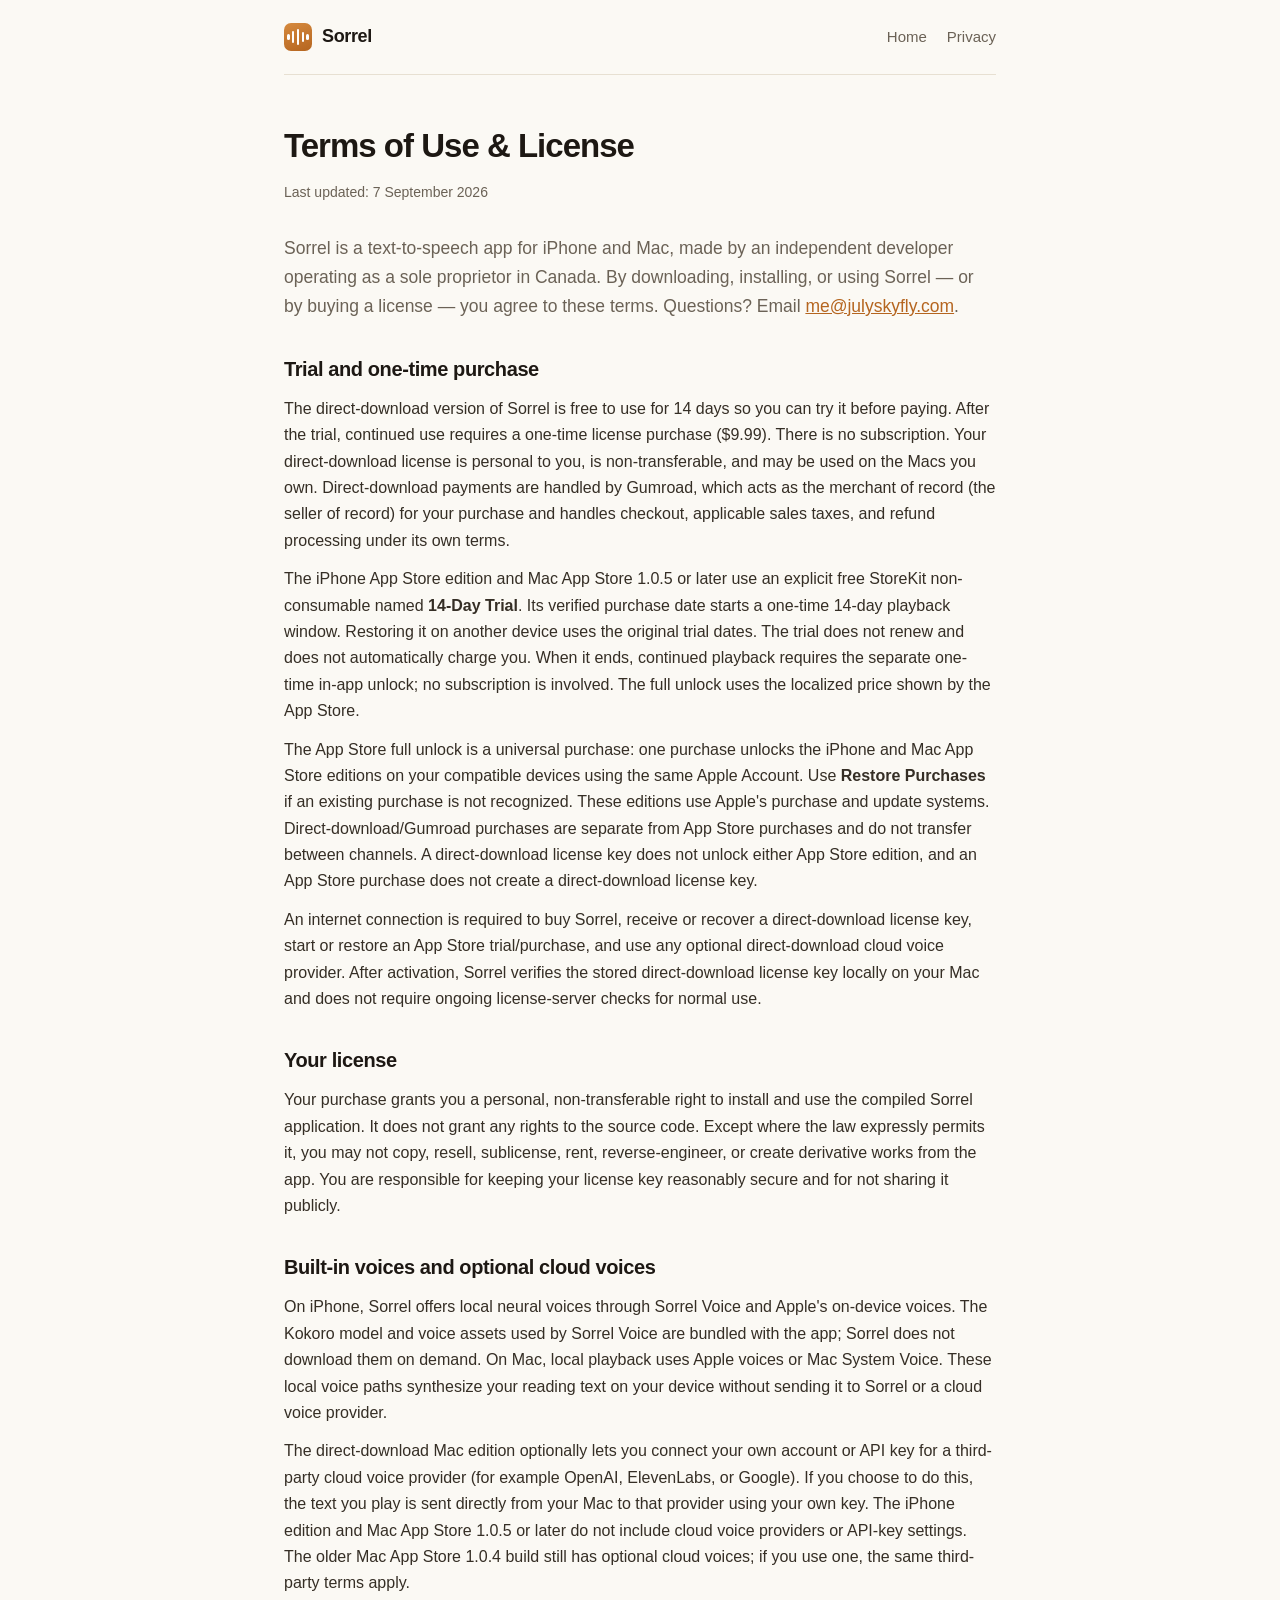
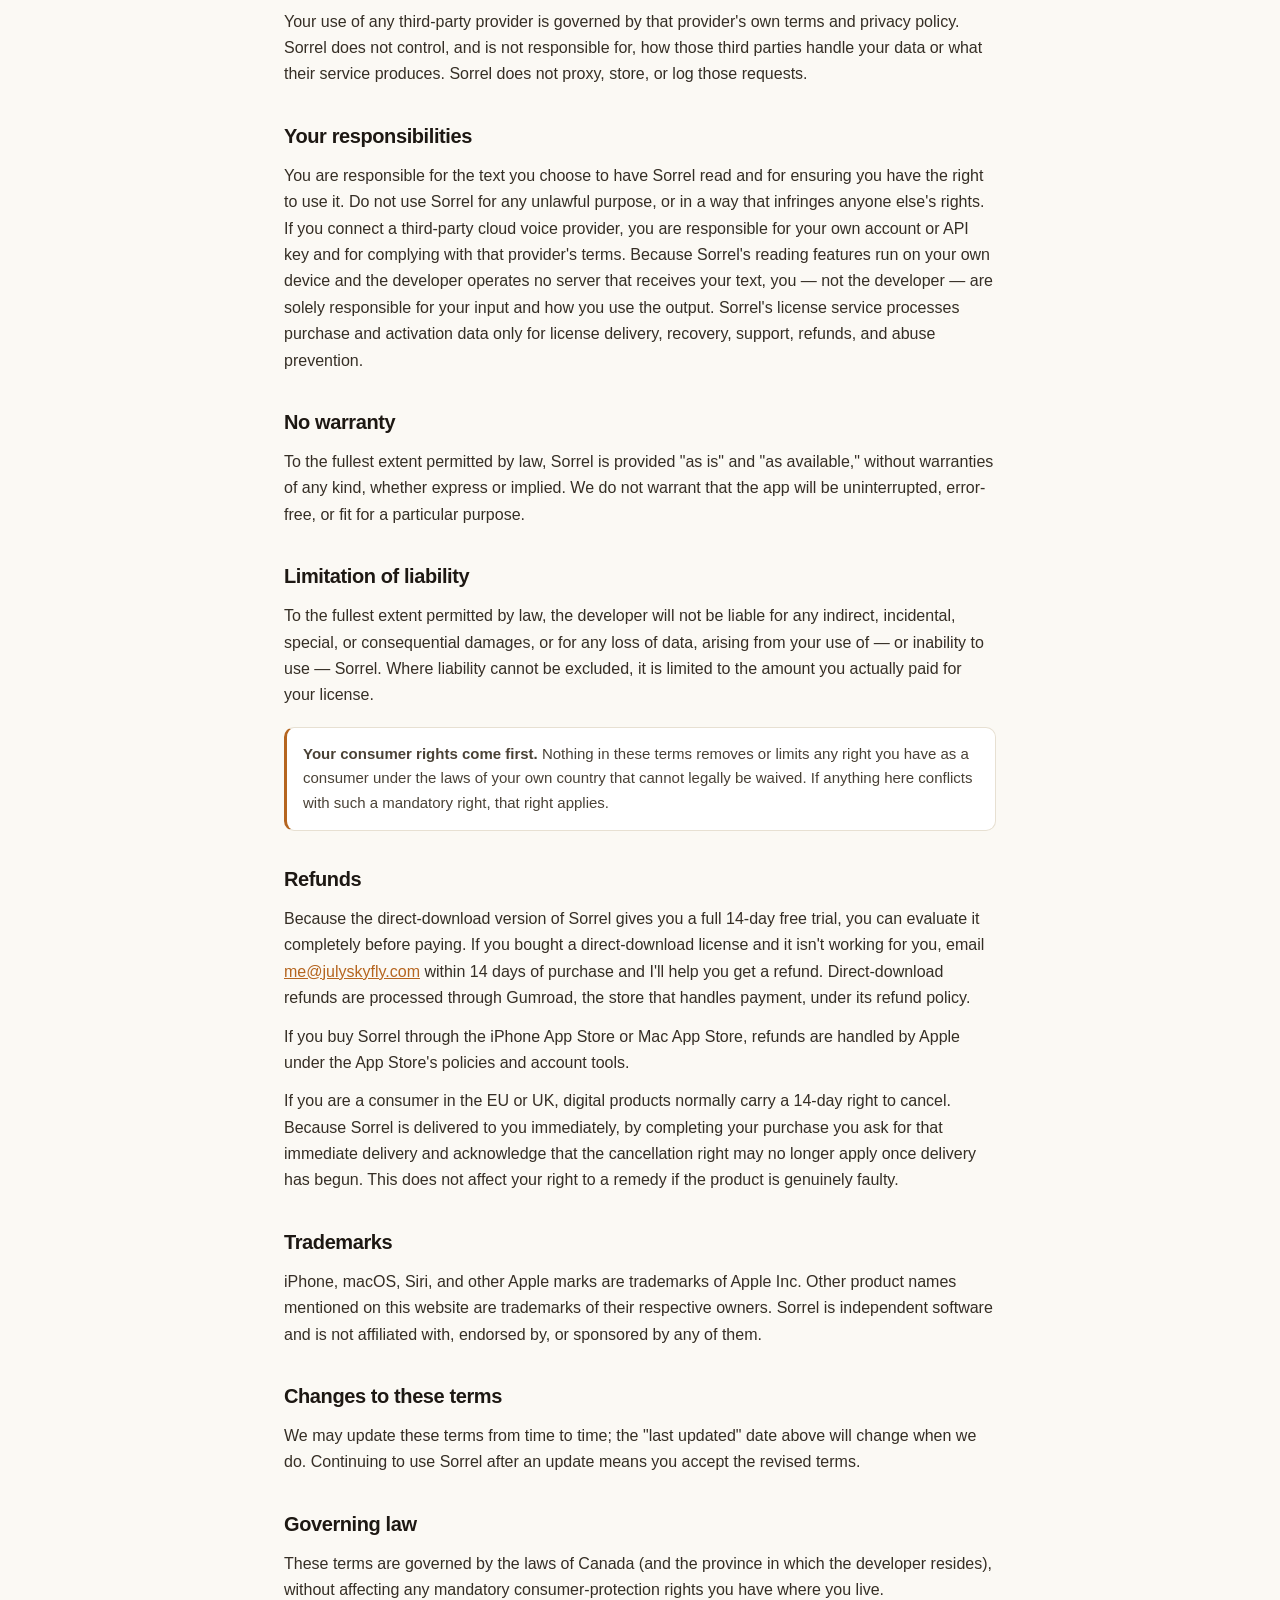
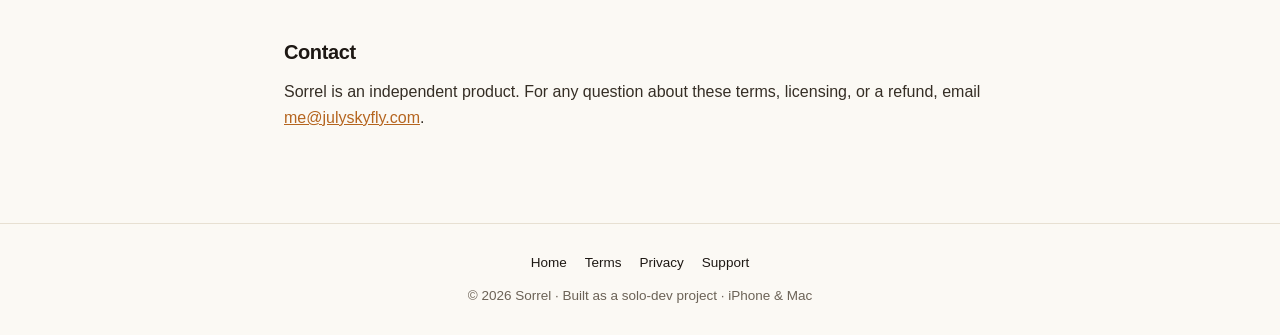
<file: terms/index.html>
<!DOCTYPE html>
<html lang="en"><head>
  <meta charset="UTF-8" />
  <meta name="viewport" content="width=device-width, initial-scale=1" />
  <title>Terms of Use &amp; License — Sorrel</title>
  <meta name="description" content="The terms of use, license, warranty disclaimer, and refund policy for Sorrel, a text-to-speech app for iPhone and Mac." />
  <meta name="color-scheme" content="light" />
  <link rel="canonical" href="https://sorrelreader.com/terms/" />
  <meta name="robots" content="index,follow" />
  <link rel="icon" href="data:image/svg+xml,%3Csvg xmlns='http://www.w3.org/2000/svg' viewBox='0 0 32 32'%3E%3Crect width='32' height='32' rx='8' fill='%23b5651f'/%3E%3Cg fill='none' stroke='white' stroke-width='2.4' stroke-linecap='round'%3E%3Cpath d='M11 13v6'/%3E%3Cpath d='M16 9v14'/%3E%3Cpath d='M21 12v8'/%3E%3C/g%3E%3C/svg%3E" />
<style>
  :root{--bg:#fbf9f4;--surface:#fff;--ink:#1d1813;--muted:#6b6256;--border:#e7e0d2;--accent:#b5651f;--accent-2:#d68a3e;--font:-apple-system,BlinkMacSystemFont,"SF Pro Display","Segoe UI",Roboto,Helvetica,Arial,sans-serif;}
  *{box-sizing:border-box;margin:0;padding:0;}
  body{font-family:var(--font);color:var(--ink);background:var(--bg);line-height:1.65;-webkit-font-smoothing:antialiased;}
  a{color:var(--accent);}
  .wrap{max-width:760px;margin:0 auto;padding:0 24px;}
  nav{display:flex;align-items:center;justify-content:space-between;padding:22px 0;border-bottom:1px solid var(--border);}
  .brand{display:flex;align-items:center;gap:10px;font-weight:700;font-size:18px;color:var(--ink);text-decoration:none;letter-spacing:-.02em;}
  .brand .ico{width:28px;height:28px;border-radius:7px;background:linear-gradient(160deg,var(--accent-2),var(--accent));display:flex;align-items:center;justify-content:center;}
  .brand .ico span{display:flex;gap:2.4px;align-items:center;}
  .brand .ico i{width:2.4px;border-radius:2px;background:#fff;display:block;}
  .brand .ico i:nth-child(1){height:6px}.brand .ico i:nth-child(2){height:12px}.brand .ico i:nth-child(3){height:16px}.brand .ico i:nth-child(4){height:10px}.brand .ico i:nth-child(5){height:6px}
  .nav-links a{color:var(--muted);text-decoration:none;font-size:15px;margin-left:20px;}
  main{padding:44px 0 60px;}
  h1{font-size:33px;letter-spacing:-.03em;margin-bottom:8px;}
  .updated{color:var(--muted);font-size:14px;margin-bottom:30px;}
  h2{font-size:20px;letter-spacing:-.02em;margin:32px 0 10px;}
  p,li{color:#352e25;font-size:16px;margin-bottom:12px;}
  ul{padding-left:22px;}
  .lead{font-size:17.5px;color:var(--muted);margin-bottom:8px;}
  .note{background:var(--surface);border:1px solid var(--border);border-left:3px solid var(--accent);border-radius:10px;padding:14px 16px;margin:18px 0;font-size:15px;color:#4a4236;}
  footer{border-top:1px solid var(--border);padding:28px 0;color:var(--muted);font-size:13.5px;text-align:center;margin-top:20px;}
  footer a{color:var(--ink);text-decoration:none;margin:0 9px;}
</style></head>
<body>
  <header><div class="wrap"><nav>
    <a class="brand" href="/"><span class="ico"><span><i></i><i></i><i></i><i></i><i></i></span></span>Sorrel</a>
    <div class="nav-links"><a href="/">Home</a><a href="/privacy/">Privacy</a></div>
  </nav></div></header>

  <main><div class="wrap">
    <h1>Terms of Use &amp; License</h1>
    <p class="updated">Last updated: 7 September 2026</p>

    <p class="lead">Sorrel is a text-to-speech app for iPhone and Mac, made by an independent developer operating as a sole proprietor in Canada. By downloading, installing, or using Sorrel — or by buying a license — you agree to these terms. Questions? Email <a href="mailto:me@julyskyfly.com">me@julyskyfly.com</a>.</p>

    <h2>Trial and one-time purchase</h2>
    <p>The direct-download version of Sorrel is free to use for 14 days so you can try it before paying. After the trial, continued use requires a one-time license purchase ($9.99). There is no subscription. Your direct-download license is personal to you, is non-transferable, and may be used on the Macs you own. Direct-download payments are handled by Gumroad, which acts as the merchant of record (the seller of record) for your purchase and handles checkout, applicable sales taxes, and refund processing under its own terms.</p>
    <p>The iPhone App Store edition and Mac App Store 1.0.5 or later use an explicit free StoreKit non-consumable named <strong>14-Day Trial</strong>. Its verified purchase date starts a one-time 14-day playback window. Restoring it on another device uses the original trial dates. The trial does not renew and does not automatically charge you. When it ends, continued playback requires the separate one-time in-app unlock; no subscription is involved. The full unlock uses the localized price shown by the App Store.</p>
    <p>The App Store full unlock is a universal purchase: one purchase unlocks the iPhone and Mac App Store editions on your compatible devices using the same Apple Account. Use <strong>Restore Purchases</strong> if an existing purchase is not recognized. These editions use Apple's purchase and update systems. Direct-download/Gumroad purchases are separate from App Store purchases and do not transfer between channels. A direct-download license key does not unlock either App Store edition, and an App Store purchase does not create a direct-download license key.</p>
    <p>An internet connection is required to buy Sorrel, receive or recover a direct-download license key, start or restore an App Store trial/purchase, and use any optional direct-download cloud voice provider. After activation, Sorrel verifies the stored direct-download license key locally on your Mac and does not require ongoing license-server checks for normal use.</p>

    <h2>Your license</h2>
    <p>Your purchase grants you a personal, non-transferable right to install and use the compiled Sorrel application. It does not grant any rights to the source code. Except where the law expressly permits it, you may not copy, resell, sublicense, rent, reverse-engineer, or create derivative works from the app. You are responsible for keeping your license key reasonably secure and for not sharing it publicly.</p>

    <h2>Built-in voices and optional cloud voices</h2>
    <p>On iPhone, Sorrel offers local neural voices through Sorrel Voice and Apple's on-device voices. The Kokoro model and voice assets used by Sorrel Voice are bundled with the app; Sorrel does not download them on demand. On Mac, local playback uses Apple voices or Mac System Voice. These local voice paths synthesize your reading text on your device without sending it to Sorrel or a cloud voice provider.</p>
    <p>The direct-download Mac edition optionally lets you connect your own account or API key for a third-party cloud voice provider (for example OpenAI, ElevenLabs, or Google). If you choose to do this, the text you play is sent directly from your Mac to that provider using your own key. The iPhone edition and Mac App Store 1.0.5 or later do not include cloud voice providers or API-key settings. The older Mac App Store 1.0.4 build still has optional cloud voices; if you use one, the same third-party terms apply.</p>
    <p>Your use of any third-party provider is governed by that provider's own terms and privacy policy. Sorrel does not control, and is not responsible for, how those third parties handle your data or what their service produces. Sorrel does not proxy, store, or log those requests.</p>

    <h2>Your responsibilities</h2>
    <p>You are responsible for the text you choose to have Sorrel read and for ensuring you have the right to use it. Do not use Sorrel for any unlawful purpose, or in a way that infringes anyone else's rights. If you connect a third-party cloud voice provider, you are responsible for your own account or API key and for complying with that provider's terms. Because Sorrel's reading features run on your own device and the developer operates no server that receives your text, you — not the developer — are solely responsible for your input and how you use the output. Sorrel's license service processes purchase and activation data only for license delivery, recovery, support, refunds, and abuse prevention.</p>

    <h2>No warranty</h2>
    <p>To the fullest extent permitted by law, Sorrel is provided "as is" and "as available," without warranties of any kind, whether express or implied. We do not warrant that the app will be uninterrupted, error-free, or fit for a particular purpose.</p>

    <h2>Limitation of liability</h2>
    <p>To the fullest extent permitted by law, the developer will not be liable for any indirect, incidental, special, or consequential damages, or for any loss of data, arising from your use of — or inability to use — Sorrel. Where liability cannot be excluded, it is limited to the amount you actually paid for your license.</p>

    <div class="note"><strong>Your consumer rights come first.</strong> Nothing in these terms removes or limits any right you have as a consumer under the laws of your own country that cannot legally be waived. If anything here conflicts with such a mandatory right, that right applies.</div>

    <h2>Refunds</h2>
    <p>Because the direct-download version of Sorrel gives you a full 14-day free trial, you can evaluate it completely before paying. If you bought a direct-download license and it isn't working for you, email <a href="mailto:me@julyskyfly.com">me@julyskyfly.com</a> within 14 days of purchase and I'll help you get a refund. Direct-download refunds are processed through Gumroad, the store that handles payment, under its refund policy.</p>
    <p>If you buy Sorrel through the iPhone App Store or Mac App Store, refunds are handled by Apple under the App Store's policies and account tools.</p>
    <p>If you are a consumer in the EU or UK, digital products normally carry a 14-day right to cancel. Because Sorrel is delivered to you immediately, by completing your purchase you ask for that immediate delivery and acknowledge that the cancellation right may no longer apply once delivery has begun. This does not affect your right to a remedy if the product is genuinely faulty.</p>

    <h2>Trademarks</h2>
    <p>iPhone, macOS, Siri, and other Apple marks are trademarks of Apple Inc. Other product names mentioned on this website are trademarks of their respective owners. Sorrel is independent software and is not affiliated with, endorsed by, or sponsored by any of them.</p>

    <h2>Changes to these terms</h2>
    <p>We may update these terms from time to time; the "last updated" date above will change when we do. Continuing to use Sorrel after an update means you accept the revised terms.</p>

    <h2>Governing law</h2>
    <p>These terms are governed by the laws of Canada (and the province in which the developer resides), without affecting any mandatory consumer-protection rights you have where you live.</p>

    <h2>Contact</h2>
    <p>Sorrel is an independent product. For any question about these terms, licensing, or a refund, email <a href="mailto:me@julyskyfly.com">me@julyskyfly.com</a>.</p>
  </div></main>

  <footer><div class="wrap">
    <a href="/">Home</a><a href="/terms/">Terms</a><a href="/privacy/">Privacy</a><a href="mailto:me@julyskyfly.com">Support</a>
    <div style="margin-top:10px;">© 2026 Sorrel · Built as a solo-dev project · iPhone &amp; Mac</div>
  </div></footer>
</body></html>
</file>
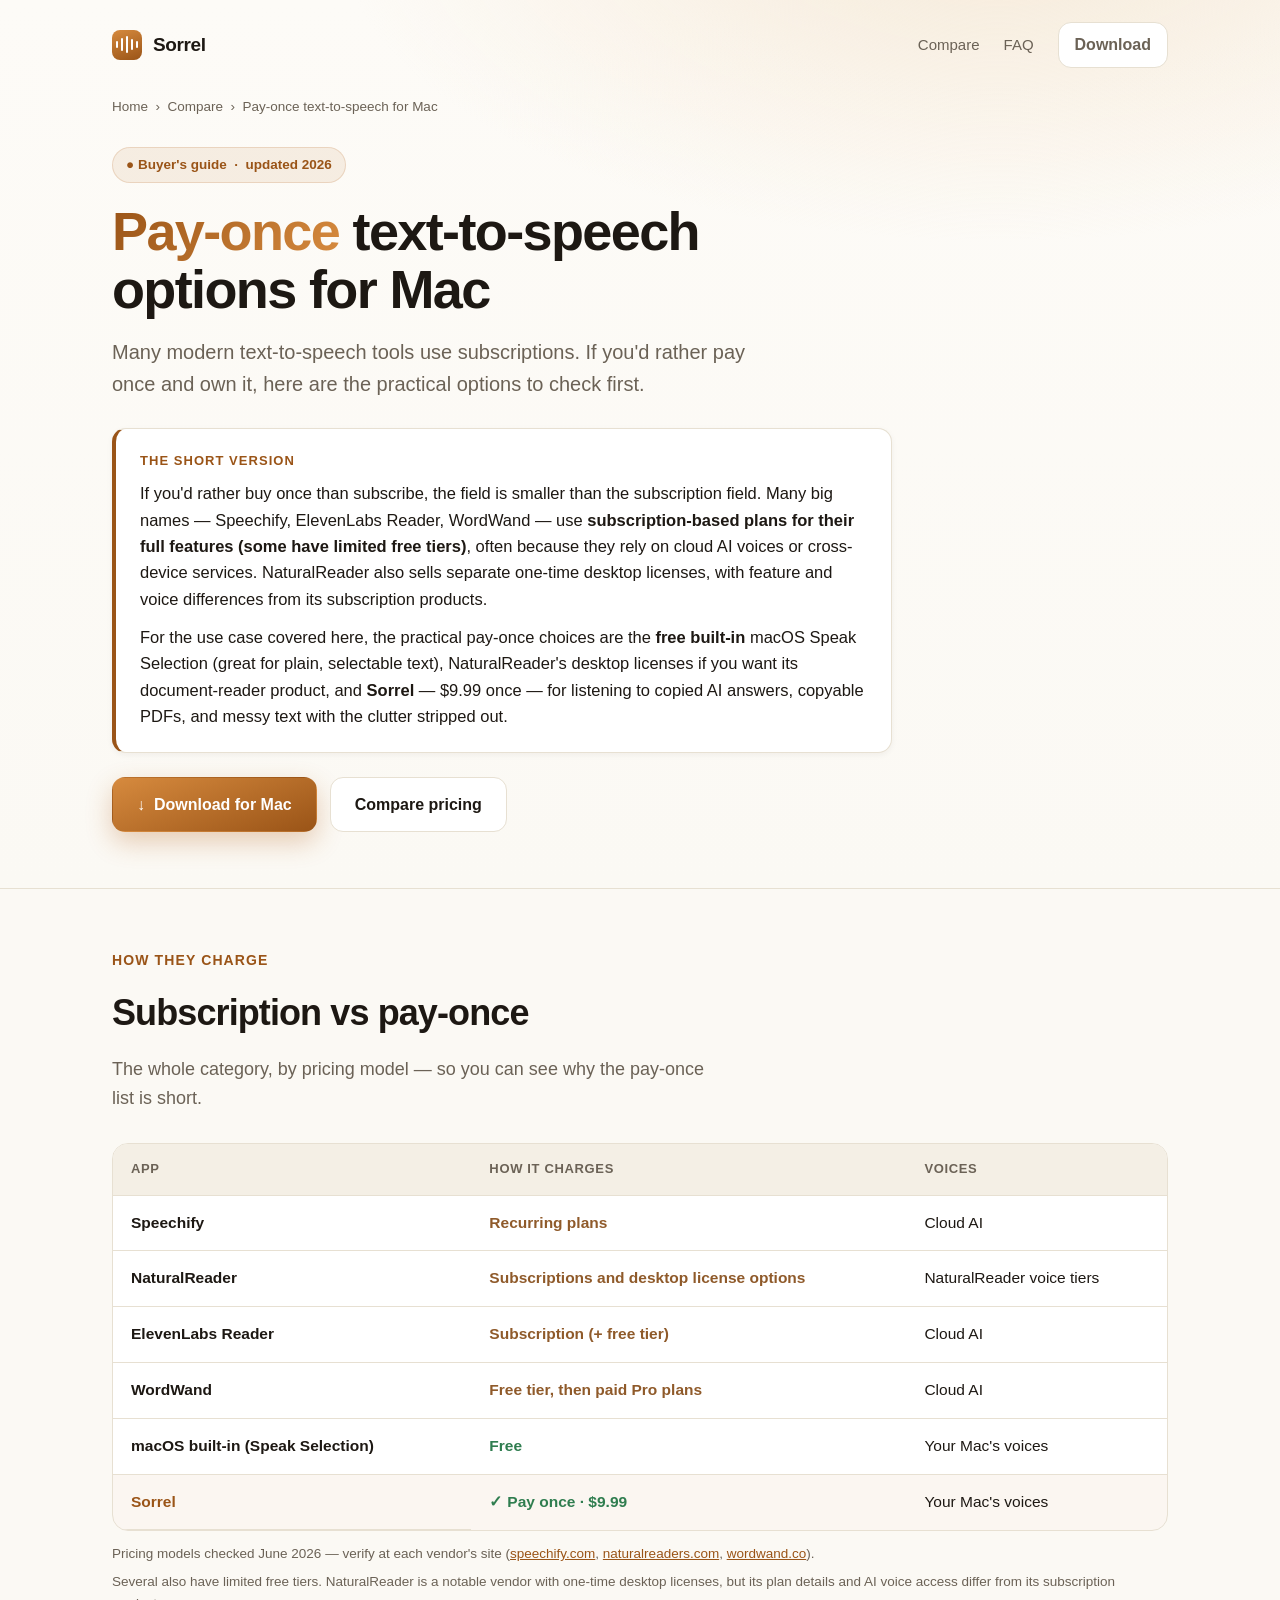
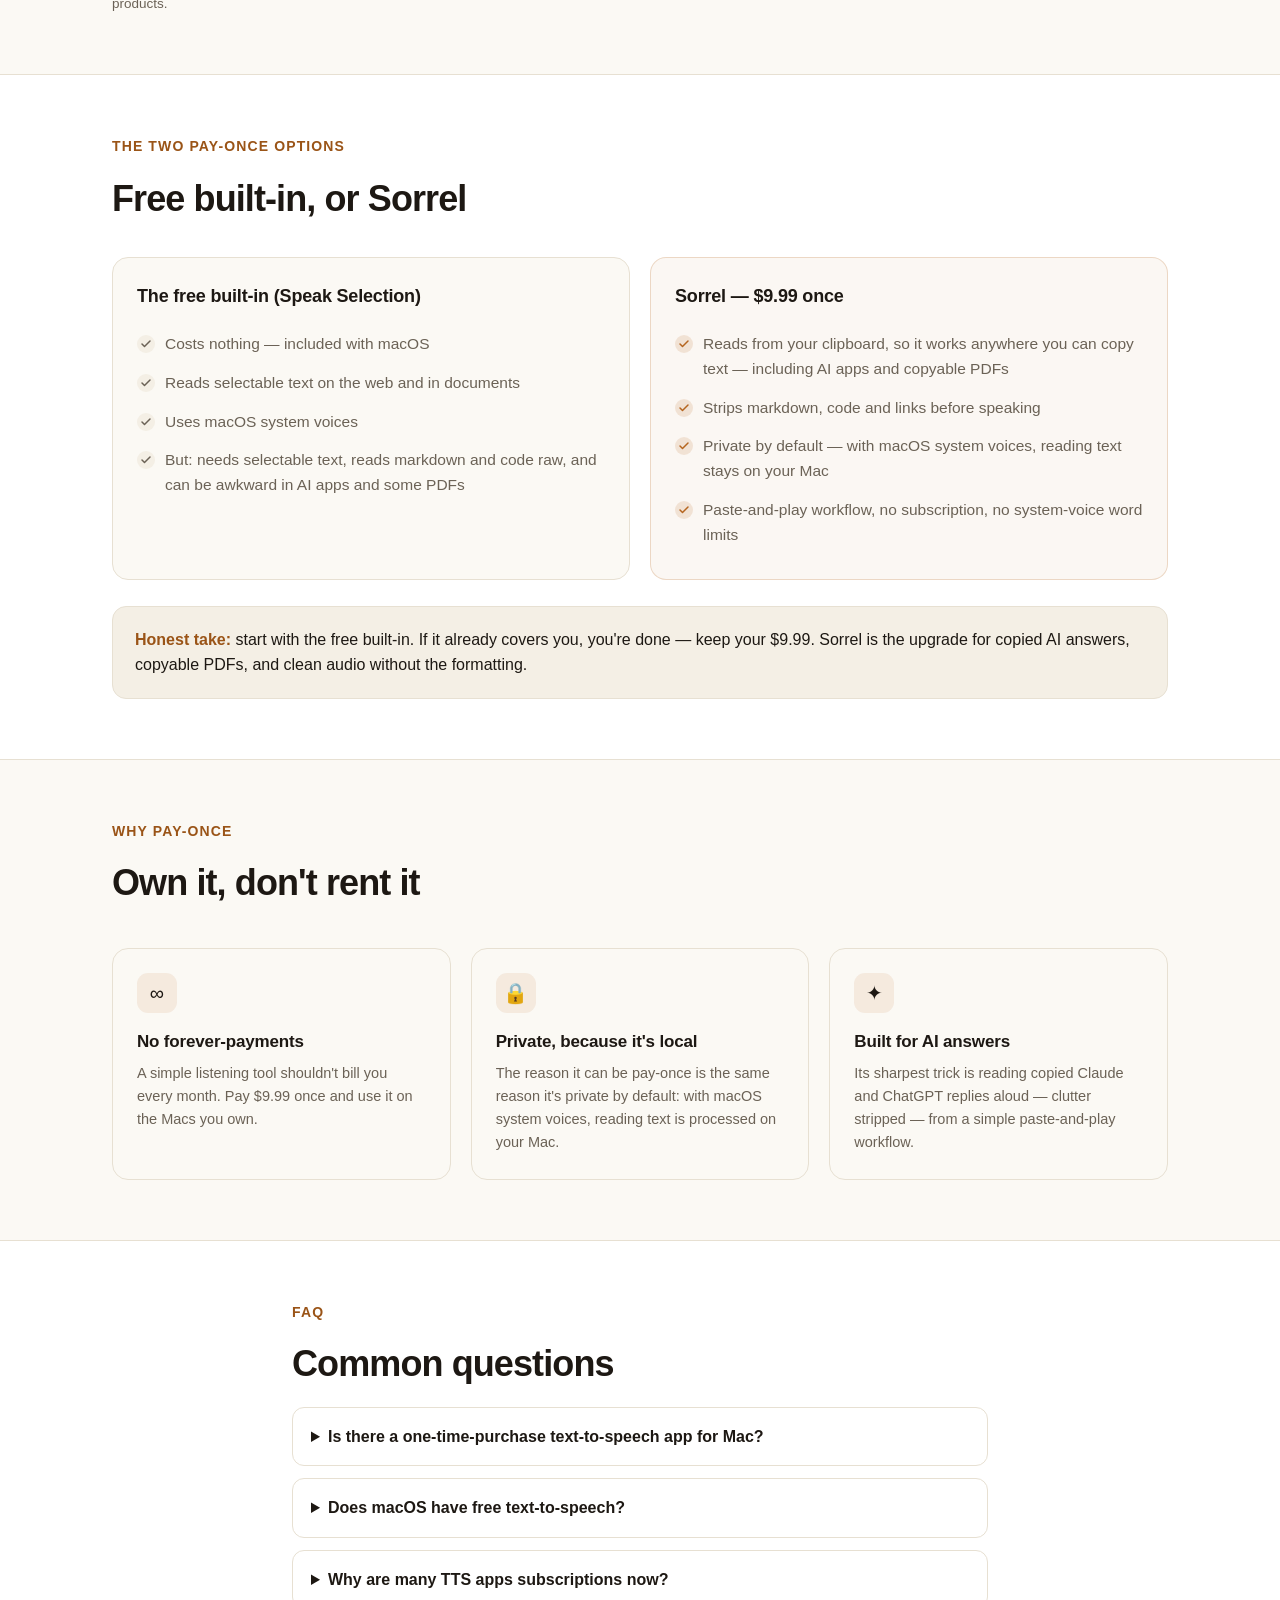
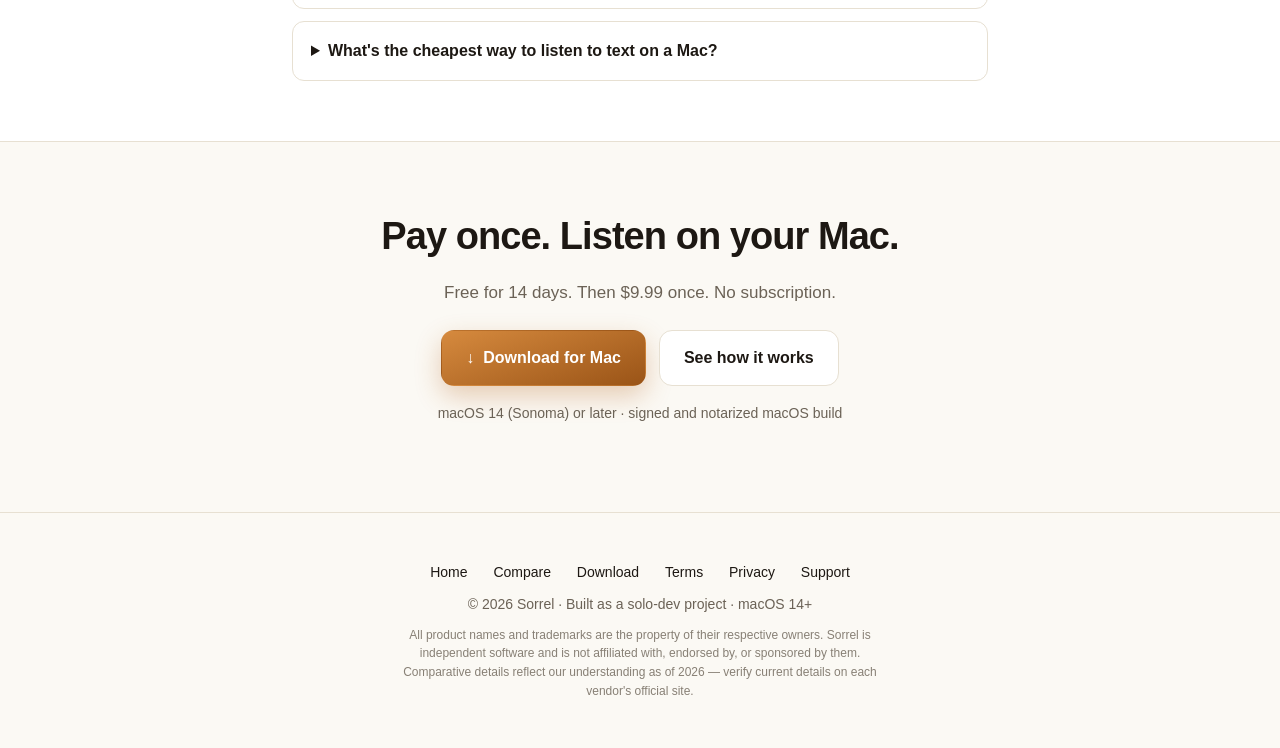
<file: compare/best-pay-once-text-to-speech-mac/index.html>
<!DOCTYPE html>
<html lang="en"><head>
  <meta charset="UTF-8" />
  <meta name="viewport" content="width=device-width, initial-scale=1" />
  <title>Pay-Once Text-to-Speech Options for Mac (No Subscription)</title>
  <meta name="description" content="Many Mac text-to-speech tools now use subscriptions. If you'd rather pay once: the free built-in, NaturalReader desktop licenses, and Sorrel at $9.99 once — compared honestly." />
  <meta name="color-scheme" content="light" />
  <link rel="canonical" href="https://sorrelreader.com/compare/best-pay-once-text-to-speech-mac/" />
  <meta property="og:type" content="article" />
  <meta property="og:url" content="https://sorrelreader.com/compare/best-pay-once-text-to-speech-mac/" />
  <meta property="og:title" content="Pay-once text-to-speech options for Mac (no subscription)" />
  <meta property="og:description" content="Many Mac TTS tools use subscriptions. The honest pay-once options — the free built-in, desktop licenses, and Sorrel at $9.99 once." />
  <meta property="og:image" content="https://sorrelreader.com/og-image.png" />
  <meta name="twitter:card" content="summary_large_image" />
  <meta name="twitter:title" content="Pay-once text-to-speech options for Mac" />
  <meta name="twitter:description" content="No subscription. The honest pay-once options for Mac text-to-speech in 2026." />
  <meta name="twitter:image" content="https://sorrelreader.com/og-image.png" />
  <link rel="icon" href="data:image/svg+xml,%3Csvg xmlns='http://www.w3.org/2000/svg' viewBox='0 0 32 32'%3E%3Crect width='32' height='32' rx='8' fill='%23b5651f'/%3E%3Cg fill='none' stroke='white' stroke-width='2.4' stroke-linecap='round'%3E%3Cpath d='M11 13v6'/%3E%3Cpath d='M16 9v14'/%3E%3Cpath d='M21 12v8'/%3E%3C/g%3E%3C/svg%3E" />
  <link rel="stylesheet" href="/assets/compare.css" />
  <script type="application/ld+json">
  {"@context":"https://schema.org","@type":"BreadcrumbList","itemListElement":[
    {"@type":"ListItem","position":1,"name":"Home","item":"https://sorrelreader.com/"},
    {"@type":"ListItem","position":2,"name":"Compare","item":"https://sorrelreader.com/compare/"},
    {"@type":"ListItem","position":3,"name":"Pay-once text-to-speech for Mac","item":"https://sorrelreader.com/compare/best-pay-once-text-to-speech-mac/"}]}
  </script>
  <script type="application/ld+json">
  {"@context":"https://schema.org","@type":"SoftwareApplication","name":"Sorrel","applicationCategory":"UtilitiesApplication","operatingSystem":"macOS 14.0 or later","offers":{"@type":"Offer","price":"9.99","priceCurrency":"USD","url":"https://sorrelreader.com/download/","description":"One-time purchase, no subscription. 14-day free trial."},"description":"A pay-once macOS text-to-speech utility: paste copied text into Sorrel and your Mac reads it aloud with macOS system voices, with the clutter stripped first."}
  </script>
  <script type="application/ld+json">
  {"@context":"https://schema.org","@type":"FAQPage","mainEntity":[
    {"@type":"Question","name":"Is there a one-time-purchase text-to-speech app for Mac?","acceptedAnswer":{"@type":"Answer","text":"Yes. Sorrel is a one-time $9.99 purchase with no subscription — it reads copied text aloud with macOS system voices. The free built-in macOS Speak Selection is the no-cost option. Some vendors, including NaturalReader, also sell separate desktop license options; check current vendor pricing before buying."}},
    {"@type":"Question","name":"Does macOS have free text-to-speech?","acceptedAnswer":{"@type":"Answer","text":"Yes — Read & Speak / Speak Selection in System Settings › Accessibility reads selected text aloud for free. It works best with selectable text and reads it raw, so it can be awkward in AI apps or with messy formatting."}},
    {"@type":"Question","name":"Why are many TTS apps subscriptions now?","acceptedAnswer":{"@type":"Answer","text":"Many modern TTS tools use cloud AI voices or cross-device services, which create recurring provider costs. Sorrel's system-voice path uses voices already on your Mac, so it can be sold as a one-time purchase."}},
    {"@type":"Question","name":"What's the cheapest way to listen to text on a Mac?","acceptedAnswer":{"@type":"Answer","text":"The free built-in Speak Selection costs nothing. If it falls short — in AI apps, PDFs, or with messy text — Sorrel is a $9.99 one-time upgrade with no recurring cost."}}]}
  </script>
</head>
<body>
  <a class="skip" href="#picks">Skip to content</a>
  <header class="phead">
    <div class="wrap">
      <nav>
        <a class="brand" href="/"><span class="ico" aria-hidden="true"><span><i></i><i></i><i></i><i></i><i></i></span></span>Sorrel</a>
        <div class="nav-links">
          <a class="hidem" href="/compare/">Compare</a>
          <a class="hidem" href="/#faq">FAQ</a>
          <a class="btn btn-ghost" style="padding:9px 16px" href="/download/">Download</a>
        </div>
      </nav>
      <p class="crumbs"><a href="/">Home</a> &nbsp;›&nbsp; <a href="/compare/">Compare</a> &nbsp;›&nbsp; Pay-once text-to-speech for Mac</p>
      <div class="inner">
        <span class="eyebrow">● Buyer's guide &nbsp;·&nbsp; updated 2026</span>
        <h1><span class="grad">Pay-once</span> text-to-speech options for Mac</h1>
        <p class="lede">Many modern text-to-speech tools use subscriptions. If you'd rather pay once and own it, here are the practical options to check first.</p>
        <div class="verdict">
          <div class="vk">The short version</div>
          <p>If you'd rather buy once than subscribe, the field is smaller than the subscription field. Many big names — Speechify, ElevenLabs Reader, WordWand — use <strong>subscription-based plans for their full features (some have limited free tiers)</strong>, often because they rely on cloud AI voices or cross-device services. NaturalReader also sells separate one-time desktop licenses, with feature and voice differences from its subscription products.</p>
          <p>For the use case covered here, the practical pay-once choices are the <strong>free built-in</strong> macOS Speak Selection (great for plain, selectable text), NaturalReader's desktop licenses if you want its document-reader product, and <strong>Sorrel</strong> — $9.99 once — for listening to copied AI answers, copyable PDFs, and messy text with the clutter stripped out.</p>
        </div>
        <div class="cta" style="margin-top:24px;display:flex;gap:13px;flex-wrap:wrap;">
          <a class="btn btn-primary" href="/download/">↓&nbsp; Download for Mac</a>
          <a class="btn btn-ghost" href="#table">Compare pricing</a>
        </div>
      </div>
    </div>
  </header>

  <main>
    <section class="section" id="table">
      <div class="wrap">
        <div class="kicker">How they charge</div>
        <h2>Subscription vs pay-once</h2>
        <p class="sub">The whole category, by pricing model — so you can see why the pay-once list is short.</p>
        <div class="ctable-wrap" tabindex="0" role="region" aria-label="Comparison table">
          <table class="ctable">
            <thead><tr><th scope="col">App</th><th scope="col">How it charges</th><th scope="col">Voices</th></tr></thead>
            <tbody>
              <tr><th scope="row" class="feat">Speechify</th><td><span class="no">Recurring plans</span></td><td>Cloud AI</td></tr>
              <tr><th scope="row" class="feat">NaturalReader</th><td><span class="no">Subscriptions and desktop license options</span></td><td>NaturalReader voice tiers</td></tr>
              <tr><th scope="row" class="feat">ElevenLabs Reader</th><td><span class="no">Subscription (+ free tier)</span></td><td>Cloud AI</td></tr>
              <tr><th scope="row" class="feat">WordWand</th><td><span class="no">Free tier, then paid Pro plans</span></td><td>Cloud AI</td></tr>
              <tr><th scope="row" class="feat">macOS built-in (Speak Selection)</th><td><span class="yes">Free</span></td><td>Your Mac's voices</td></tr>
              <tr style="background:rgba(181,101,31,.06);"><th scope="row" class="feat" style="color:var(--accent);">Sorrel</th><td><span class="yes"><span class="mark" aria-hidden="true">✓</span>Pay once · $9.99</span></td><td>Your Mac's voices</td></tr>
            </tbody>
          </table>
        </div>
        <p style="font-size:13.5px;color:var(--muted);margin-top:12px;">Pricing models checked June 2026 — verify at each vendor's site (<a href="https://speechify.com/pricing/" rel="noopener" target="_blank">speechify.com</a>, <a href="https://www.naturalreaders.com" rel="noopener" target="_blank">naturalreaders.com</a>, <a href="https://wordwand.co" rel="noopener" target="_blank">wordwand.co</a>).</p>
        <p style="font-size:13.5px;color:var(--muted);margin-top:6px;">Several also have limited free tiers. NaturalReader is a notable vendor with one-time desktop licenses, but its plan details and AI voice access differ from its subscription products.</p>
      </div>
    </section>

    <section class="section alt" id="picks">
      <div class="wrap">
        <div class="kicker">The two pay-once options</div>
        <h2>Free built-in, or Sorrel</h2>
        <div class="picks">
          <div class="pick neutral">
            <h3>The free built-in (Speak Selection)</h3>
            <ul>
              <li>Costs nothing — included with macOS</li>
              <li>Reads selectable text on the web and in documents</li>
              <li>Uses macOS system voices</li>
              <li>But: needs selectable text, reads markdown and code raw, and can be awkward in AI apps and some PDFs</li>
            </ul>
          </div>
          <div class="pick sorrel">
            <h3>Sorrel — $9.99 once</h3>
            <ul>
              <li>Reads from your clipboard, so it works anywhere you can copy text — including AI apps and copyable PDFs</li>
              <li>Strips markdown, code and links before speaking</li>
              <li>Private by default — with macOS system voices, reading text stays on your Mac</li>
              <li>Paste-and-play workflow, no subscription, no system-voice word limits</li>
            </ul>
          </div>
        </div>
        <div class="callout"><b>Honest take:</b> start with the free built-in. If it already covers you, you're done — keep your $9.99. Sorrel is the upgrade for copied AI answers, copyable PDFs, and clean audio without the formatting.</div>
      </div>
    </section>

    <section class="section">
      <div class="wrap">
        <div class="kicker">Why pay-once</div>
        <h2>Own it, don't rent it</h2>
        <div class="cards">
          <div class="card"><div class="cico" aria-hidden="true">∞</div><h3>No forever-payments</h3><p>A simple listening tool shouldn't bill you every month. Pay $9.99 once and use it on the Macs you own.</p></div>
          <div class="card"><div class="cico" aria-hidden="true">🔒</div><h3>Private, because it's local</h3><p>The reason it can be pay-once is the same reason it's private by default: with macOS system voices, reading text is processed on your Mac.</p></div>
          <div class="card"><div class="cico" aria-hidden="true">✦</div><h3>Built for AI answers</h3><p>Its sharpest trick is reading copied Claude and ChatGPT replies aloud — clutter stripped — from a simple paste-and-play workflow.</p></div>
        </div>
      </div>
    </section>

    <section class="section alt">
      <div class="wrap narrow">
        <div class="kicker">FAQ</div>
        <h2>Common questions</h2>
        <details><summary>Is there a one-time-purchase text-to-speech app for Mac?</summary><p>Yes. Sorrel is a one-time $9.99 purchase with no subscription — it reads copied text aloud with macOS system voices. The free built-in macOS Speak Selection is the no-cost option. Some vendors, including NaturalReader, also sell separate desktop license options; check current vendor pricing before buying.</p></details>
        <details><summary>Does macOS have free text-to-speech?</summary><p>Yes — Read & Speak / Speak Selection in System Settings › Accessibility reads selected text aloud for free. It works best with selectable text and reads it raw, so it can be awkward in AI apps or with messy formatting.</p></details>
        <details><summary>Why are many TTS apps subscriptions now?</summary><p>Many modern TTS tools use cloud AI voices or cross-device services, which create recurring provider costs. Sorrel's system-voice path uses voices already on your Mac, so it can be sold as a one-time purchase.</p></details>
        <details><summary>What's the cheapest way to listen to text on a Mac?</summary><p>The free built-in Speak Selection costs nothing. If it falls short — in AI apps, PDFs, or with messy text — Sorrel is a $9.99 one-time upgrade with no recurring cost.</p></details>
      </div>
    </section>

    <section class="ctaband">
      <div class="wrap">
        <h2>Pay once. Listen on your Mac.</h2>
        <p>Free for 14 days. Then $9.99 once. No subscription.</p>
        <div class="cta">
          <a class="btn btn-primary" href="/download/">↓&nbsp; Download for Mac</a>
          <a class="btn btn-ghost" href="/#how">See how it works</a>
        </div>
        <p class="fine">macOS 14 (Sonoma) or later · signed and notarized macOS build</p>
      </div>
    </section>
  </main>

  <footer>
    <div class="wrap">
      <div class="flinks">
        <a href="/">Home</a>
        <a href="/compare/">Compare</a>
        <a href="/download/">Download</a>
        <a href="/terms/">Terms</a>
        <a href="/privacy/">Privacy</a>
        <a href="mailto:me@julyskyfly.com">Support</a>
      </div>
      © 2026 Sorrel · Built as a solo-dev project · macOS 14+
      <div style="margin-top:10px;font-size:12px;line-height:1.55;opacity:.8;max-width:74ch;margin-left:auto;margin-right:auto;">All product names and trademarks are the property of their respective owners. Sorrel is independent software and is not affiliated with, endorsed by, or sponsored by them. Comparative details reflect our understanding as of 2026 — verify current details on each vendor's official site.</div>
    </div>
  </footer>
</body></html>
</file>
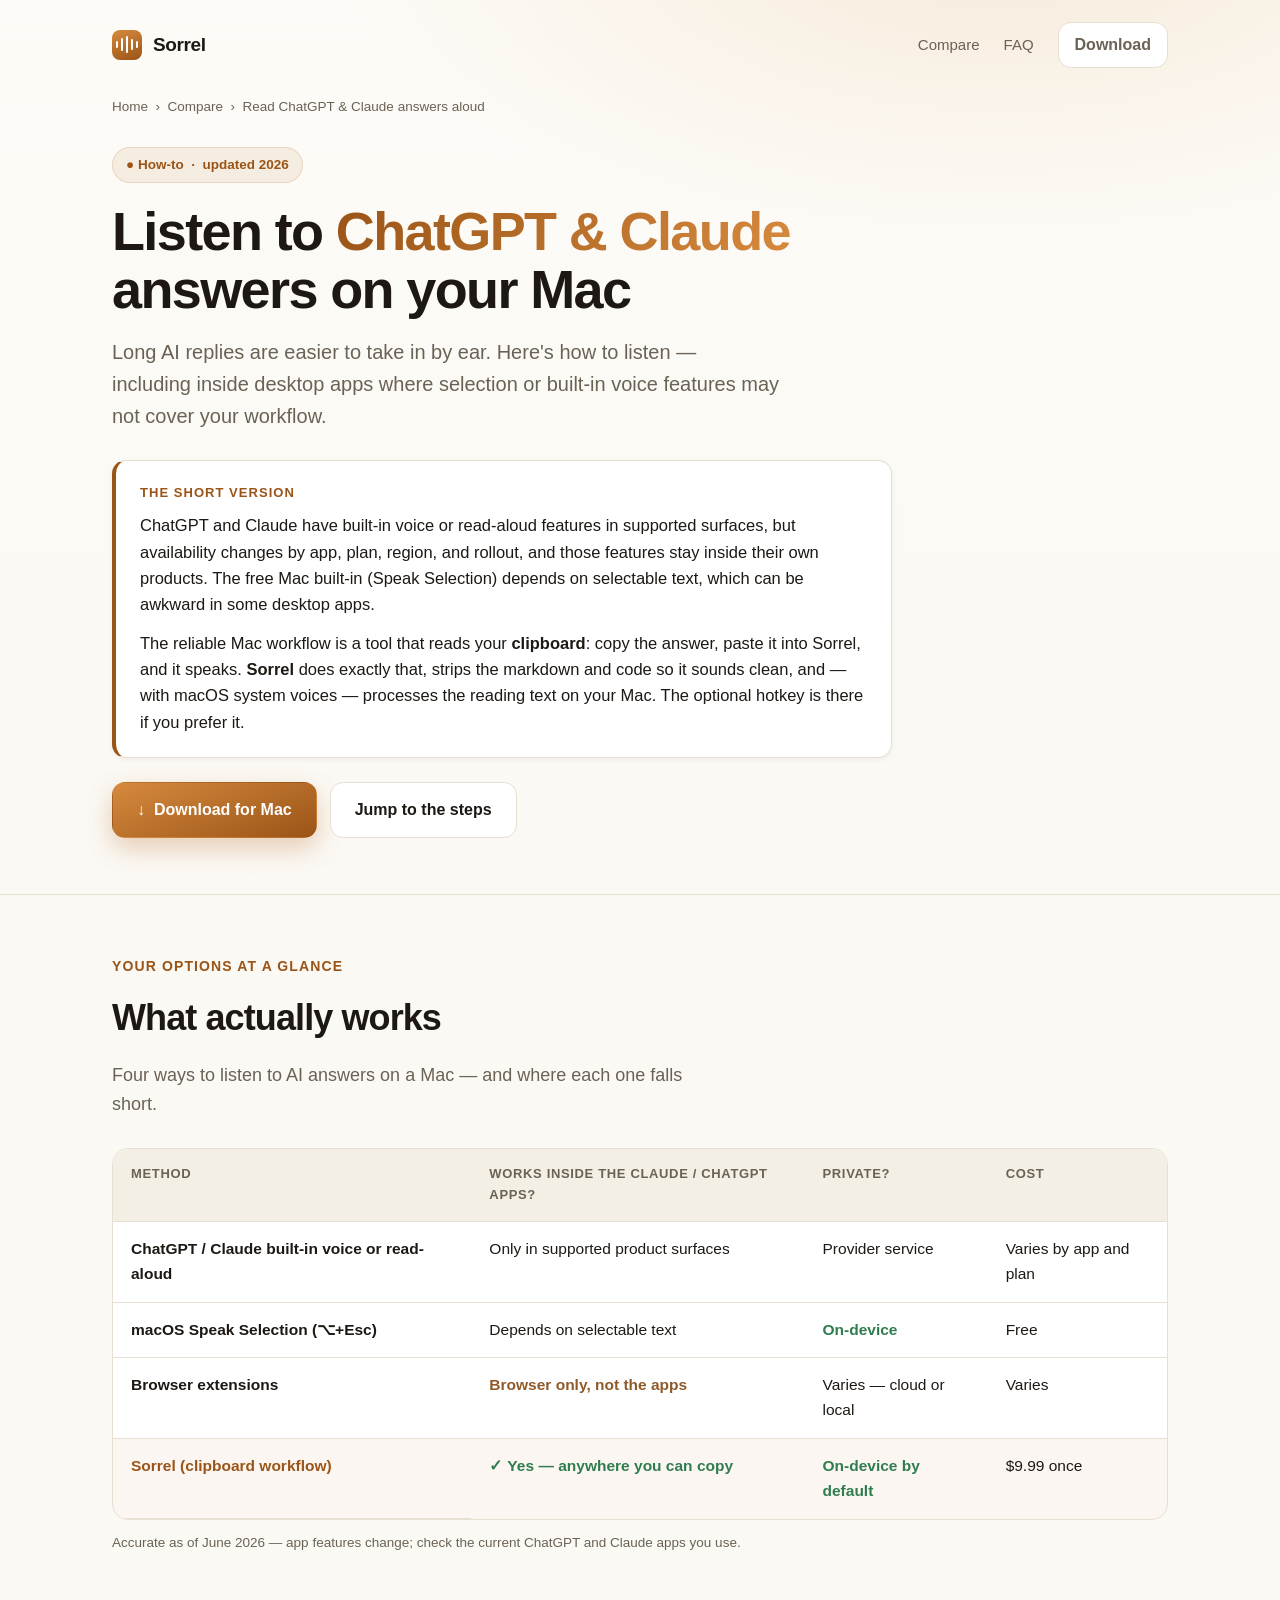
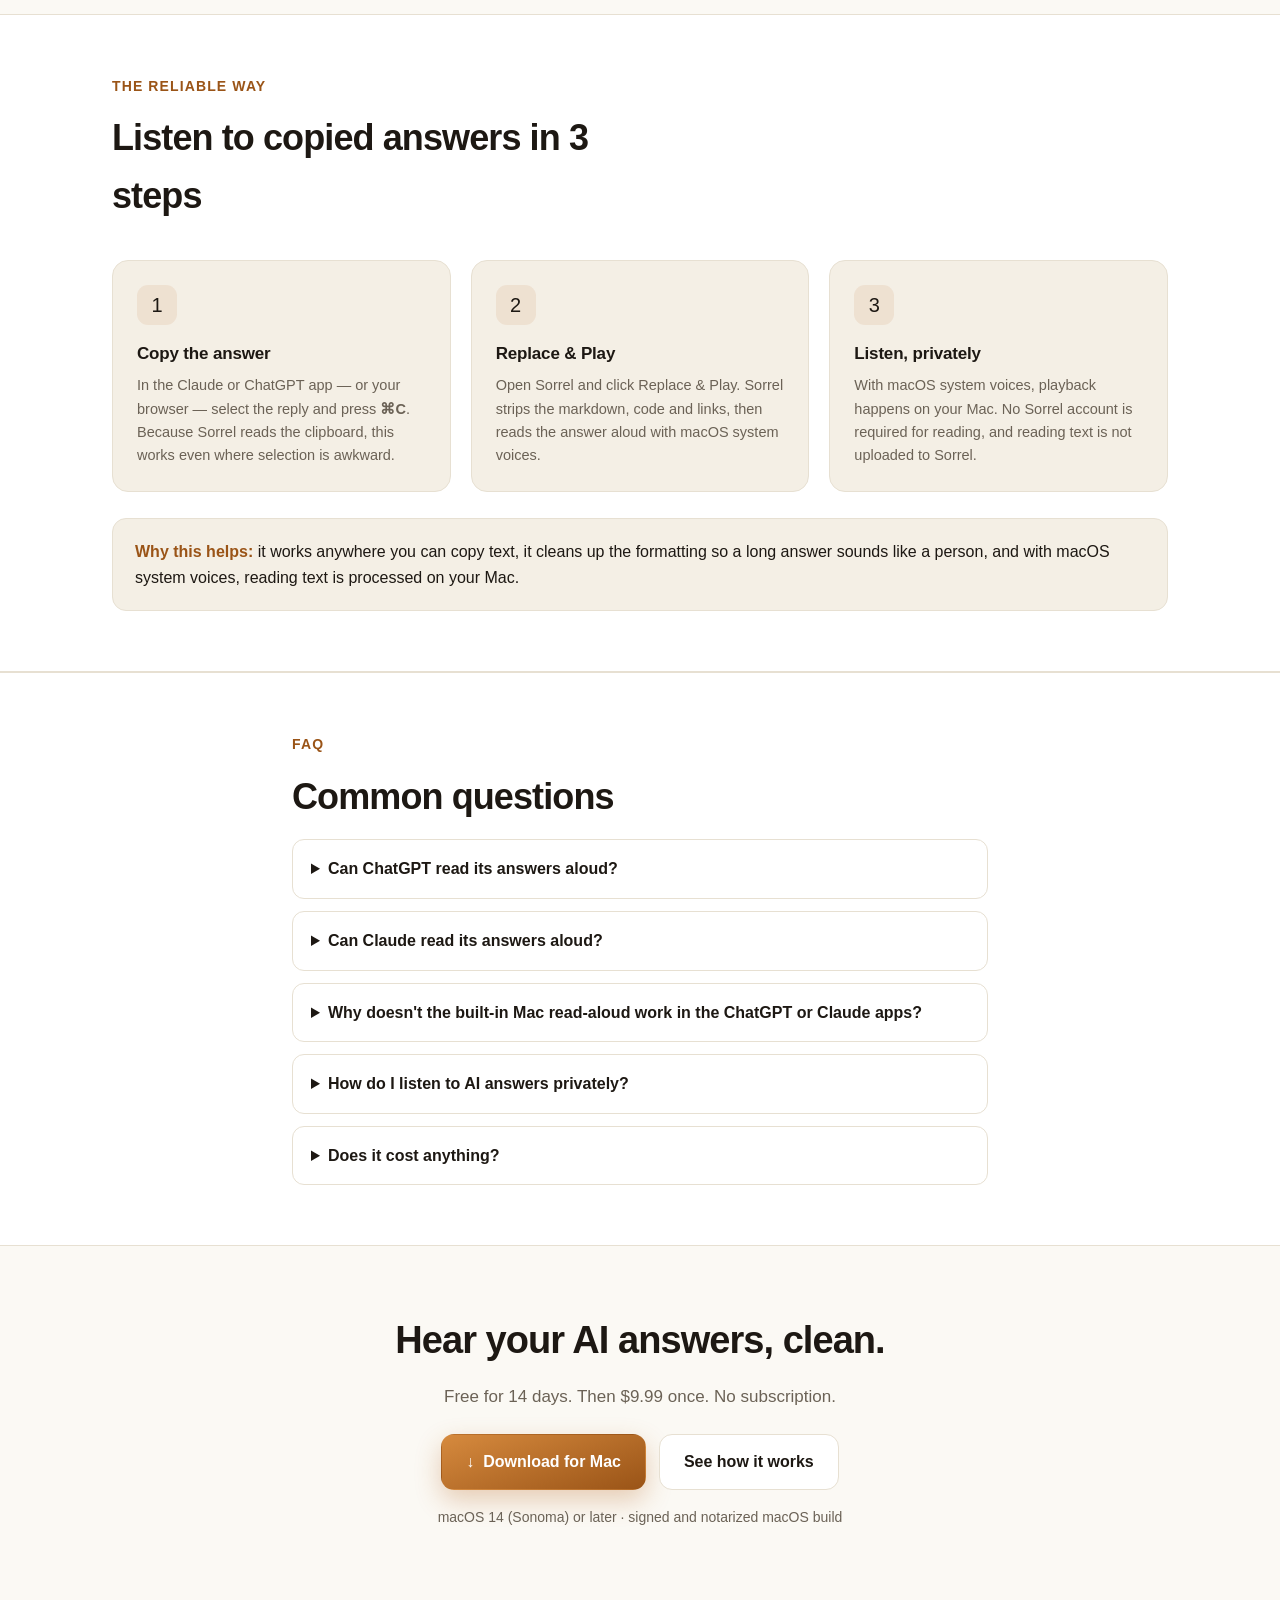
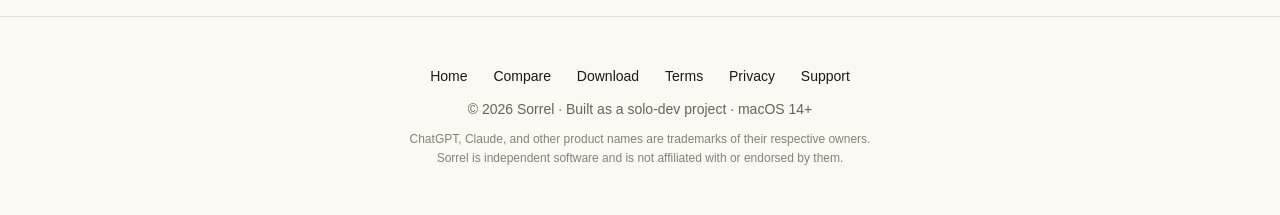
<file: compare/read-chatgpt-claude-answers-aloud-mac/index.html>
<!DOCTYPE html>
<html lang="en"><head>
  <meta charset="UTF-8" />
  <meta name="viewport" content="width=device-width, initial-scale=1" />
  <title>How to Make ChatGPT &amp; Claude Read Answers Aloud on a Mac (2026)</title>
  <meta name="description" content="Listen to ChatGPT and Claude answers on your Mac: built-in voice options, their limits, and the clipboard workflow that works anywhere you can copy text — Sorrel, $9.99 once." />
  <meta name="color-scheme" content="light" />
  <link rel="canonical" href="https://sorrelreader.com/compare/read-chatgpt-claude-answers-aloud-mac/" />
  <meta property="og:type" content="article" />
  <meta property="og:url" content="https://sorrelreader.com/compare/read-chatgpt-claude-answers-aloud-mac/" />
  <meta property="og:title" content="How to make ChatGPT & Claude read answers aloud on a Mac" />
  <meta property="og:description" content="Built-in voice options, their limits, and a clipboard workflow for reading copied AI answers aloud on your Mac — privately by default." />
  <meta property="og:image" content="https://sorrelreader.com/og-image.png" />
  <meta name="twitter:card" content="summary_large_image" />
  <meta name="twitter:title" content="Read ChatGPT & Claude answers aloud on a Mac" />
  <meta name="twitter:description" content="How to listen to copied AI answers on a Mac — including inside the desktop apps, privately by default." />
  <meta name="twitter:image" content="https://sorrelreader.com/og-image.png" />
  <link rel="icon" href="data:image/svg+xml,%3Csvg xmlns='http://www.w3.org/2000/svg' viewBox='0 0 32 32'%3E%3Crect width='32' height='32' rx='8' fill='%23b5651f'/%3E%3Cg fill='none' stroke='white' stroke-width='2.4' stroke-linecap='round'%3E%3Cpath d='M11 13v6'/%3E%3Cpath d='M16 9v14'/%3E%3Cpath d='M21 12v8'/%3E%3C/g%3E%3C/svg%3E" />
  <link rel="stylesheet" href="/assets/compare.css" />
  <script type="application/ld+json">
  {"@context":"https://schema.org","@type":"BreadcrumbList","itemListElement":[
    {"@type":"ListItem","position":1,"name":"Home","item":"https://sorrelreader.com/"},
    {"@type":"ListItem","position":2,"name":"Compare","item":"https://sorrelreader.com/compare/"},
    {"@type":"ListItem","position":3,"name":"Read ChatGPT & Claude answers aloud on a Mac","item":"https://sorrelreader.com/compare/read-chatgpt-claude-answers-aloud-mac/"}]}
  </script>
  <script type="application/ld+json">
  {"@context":"https://schema.org","@type":"HowTo","name":"How to listen to a ChatGPT or Claude answer on a Mac with Sorrel","step":[
    {"@type":"HowToStep","name":"Copy the answer","text":"In the Claude or ChatGPT app (or your browser), select the reply and press Command-C. Sorrel reads your clipboard, so this works even where text selection is awkward."},
    {"@type":"HowToStep","name":"Paste into Sorrel","text":"Open Sorrel and use Replace & Play. The optional Option-Command-V hotkey can start the same flow from another app."},
    {"@type":"HowToStep","name":"Listen, privately","text":"With macOS system voices, playback is generated on your Mac and reading text is not uploaded to Sorrel. Optional cloud voices send filtered text to the provider you choose. Adjust the voice and speed in Settings whenever you like."}]}
  </script>
  <script type="application/ld+json">
  {"@context":"https://schema.org","@type":"FAQPage","mainEntity":[
    {"@type":"Question","name":"Can ChatGPT read its answers aloud?","acceptedAnswer":{"@type":"Answer","text":"ChatGPT has voice and read-aloud features in supported ChatGPT surfaces, but availability can vary by app, plan, region, and rollout. Those features stay inside ChatGPT; Sorrel is for copied text from any app."}},
    {"@type":"Question","name":"Can Claude read its answers aloud?","acceptedAnswer":{"@type":"Answer","text":"Claude has voice features in supported Claude surfaces, with availability changing by app and rollout. To listen to copied Claude text on your Mac, Sorrel reads your clipboard — copy the answer, paste it into Sorrel, and it speaks."}},
    {"@type":"Question","name":"Why doesn't the built-in Mac read-aloud work in the ChatGPT or Claude apps?","acceptedAnswer":{"@type":"Answer","text":"The built-in macOS Speak Selection workflow depends on selectable text. If selection is awkward or unavailable in a desktop app, Sorrel can read whatever you copy instead."}},
    {"@type":"Question","name":"How do I listen to AI answers privately?","acceptedAnswer":{"@type":"Answer","text":"Use system-voice playback. With Sorrel's macOS system-voice path, audio is generated on your Mac and reading text is not uploaded to Sorrel. Optional cloud voices send filtered text to the provider you choose."}},
    {"@type":"Question","name":"Does it cost anything?","acceptedAnswer":{"@type":"Answer","text":"Sorrel is free for 14 days, then $9.99 once — no subscription. The macOS built-in Speak Selection is free but selection-based, so it can be awkward inside AI apps."}}]}
  </script>
</head>
<body>
  <a class="skip" href="#options">Skip to content</a>
  <header class="phead">
    <div class="wrap">
      <nav>
        <a class="brand" href="/"><span class="ico" aria-hidden="true"><span><i></i><i></i><i></i><i></i><i></i></span></span>Sorrel</a>
        <div class="nav-links">
          <a class="hidem" href="/compare/">Compare</a>
          <a class="hidem" href="/#faq">FAQ</a>
          <a class="btn btn-ghost" style="padding:9px 16px" href="/download/">Download</a>
        </div>
      </nav>
      <p class="crumbs"><a href="/">Home</a> &nbsp;›&nbsp; <a href="/compare/">Compare</a> &nbsp;›&nbsp; Read ChatGPT &amp; Claude answers aloud</p>
      <div class="inner">
        <span class="eyebrow">● How-to &nbsp;·&nbsp; updated 2026</span>
        <h1>Listen to <span class="grad">ChatGPT &amp; Claude</span> answers on your Mac</h1>
        <p class="lede">Long AI replies are easier to take in by ear. Here's how to listen — including inside desktop apps where selection or built-in voice features may not cover your workflow.</p>
        <div class="verdict">
          <div class="vk">The short version</div>
          <p>ChatGPT and Claude have built-in voice or read-aloud features in supported surfaces, but availability changes by app, plan, region, and rollout, and those features stay inside their own products. The free Mac built-in (Speak Selection) depends on selectable text, which can be awkward in some desktop apps.</p>
          <p>The reliable Mac workflow is a tool that reads your <strong>clipboard</strong>: copy the answer, paste it into Sorrel, and it speaks. <strong>Sorrel</strong> does exactly that, strips the markdown and code so it sounds clean, and — with macOS system voices — processes the reading text on your Mac. The optional hotkey is there if you prefer it.</p>
        </div>
        <div class="cta" style="margin-top:24px;display:flex;gap:13px;flex-wrap:wrap;">
          <a class="btn btn-primary" href="/download/">↓&nbsp; Download for Mac</a>
          <a class="btn btn-ghost" href="#steps">Jump to the steps</a>
        </div>
      </div>
    </div>
  </header>

  <main>
    <section class="section" id="options">
      <div class="wrap">
        <div class="kicker">Your options at a glance</div>
        <h2>What actually works</h2>
        <p class="sub">Four ways to listen to AI answers on a Mac — and where each one falls short.</p>
        <div class="ctable-wrap" tabindex="0" role="region" aria-label="Ways to listen to AI answers on a Mac, compared">
          <table class="ctable">
            <thead><tr><th scope="col">Method</th><th scope="col">Works inside the Claude / ChatGPT apps?</th><th scope="col">Private?</th><th scope="col">Cost</th></tr></thead>
            <tbody>
              <tr><th scope="row" class="feat">ChatGPT / Claude built-in voice or read-aloud</th><td>Only in supported product surfaces</td><td>Provider service</td><td>Varies by app and plan</td></tr>
              <tr><th scope="row" class="feat">macOS Speak Selection (⌥+Esc)</th><td>Depends on selectable text</td><td><span class="yes">On-device</span></td><td>Free</td></tr>
              <tr><th scope="row" class="feat">Browser extensions</th><td><span class="no">Browser only, not the apps</span></td><td>Varies — cloud or local</td><td>Varies</td></tr>
              <tr style="background:rgba(181,101,31,.06);"><th scope="row" class="feat" style="color:var(--accent);">Sorrel (clipboard workflow)</th><td><span class="yes"><span class="mark" aria-hidden="true">✓</span>Yes — anywhere you can copy</span></td><td><span class="yes">On-device by default</span></td><td>$9.99 once</td></tr>
            </tbody>
          </table>
        </div>
        <p style="font-size:13.5px;color:var(--muted);margin-top:12px;">Accurate as of June 2026 — app features change; check the current ChatGPT and Claude apps you use.</p>
      </div>
    </section>

    <section class="section alt" id="steps">
      <div class="wrap">
        <div class="kicker">The reliable way</div>
        <h2>Listen to copied answers in 3 steps</h2>
        <div class="cards">
          <div class="card"><div class="cico" aria-hidden="true">1</div><h3>Copy the answer</h3><p>In the Claude or ChatGPT app — or your browser — select the reply and press <b>⌘C</b>. Because Sorrel reads the clipboard, this works even where selection is awkward.</p></div>
          <div class="card"><div class="cico" aria-hidden="true">2</div><h3>Replace &amp; Play</h3><p>Open Sorrel and click Replace &amp; Play. Sorrel strips the markdown, code and links, then reads the answer aloud with macOS system voices.</p></div>
          <div class="card"><div class="cico" aria-hidden="true">3</div><h3>Listen, privately</h3><p>With macOS system voices, playback happens on your Mac. No Sorrel account is required for reading, and reading text is not uploaded to Sorrel.</p></div>
        </div>
        <div class="callout"><b>Why this helps:</b> it works anywhere you can copy text, it cleans up the formatting so a long answer sounds like a person, and with macOS system voices, reading text is processed on your Mac.</div>
      </div>
    </section>

    <section class="section alt">
      <div class="wrap narrow">
        <div class="kicker">FAQ</div>
        <h2>Common questions</h2>
        <details><summary>Can ChatGPT read its answers aloud?</summary><p>ChatGPT has voice and read-aloud features in supported ChatGPT surfaces, but availability can vary by app, plan, region, and rollout. Those features stay inside ChatGPT; Sorrel is for copied text from any app.</p></details>
        <details><summary>Can Claude read its answers aloud?</summary><p>Claude has voice features in supported Claude surfaces, with availability changing by app and rollout. To listen to copied Claude text on your Mac, Sorrel reads your clipboard — copy the answer, paste it into Sorrel, and it speaks.</p></details>
        <details><summary>Why doesn't the built-in Mac read-aloud work in the ChatGPT or Claude apps?</summary><p>The built-in macOS Speak Selection workflow depends on selectable text. If selection is awkward or unavailable in a desktop app, Sorrel can read whatever you copy instead.</p></details>
        <details><summary>How do I listen to AI answers privately?</summary><p>Use system-voice playback. With Sorrel's macOS system-voice path, audio is generated on your Mac and reading text is not uploaded to Sorrel. Optional cloud voices send filtered text to the provider you choose.</p></details>
        <details><summary>Does it cost anything?</summary><p>Sorrel is free for 14 days, then $9.99 once — no subscription. The macOS built-in Speak Selection is free but selection-based, so it can be awkward inside AI apps.</p></details>
      </div>
    </section>

    <section class="ctaband">
      <div class="wrap">
        <h2>Hear your AI answers, clean.</h2>
        <p>Free for 14 days. Then $9.99 once. No subscription.</p>
        <div class="cta">
          <a class="btn btn-primary" href="/download/">↓&nbsp; Download for Mac</a>
          <a class="btn btn-ghost" href="/#how">See how it works</a>
        </div>
        <p class="fine">macOS 14 (Sonoma) or later · signed and notarized macOS build</p>
      </div>
    </section>
  </main>

  <footer>
    <div class="wrap">
      <div class="flinks">
        <a href="/">Home</a>
        <a href="/compare/">Compare</a>
        <a href="/download/">Download</a>
        <a href="/terms/">Terms</a>
        <a href="/privacy/">Privacy</a>
        <a href="mailto:me@julyskyfly.com">Support</a>
      </div>
      © 2026 Sorrel · Built as a solo-dev project · macOS 14+
      <div style="margin-top:10px;font-size:12px;line-height:1.55;opacity:.8;max-width:74ch;margin-left:auto;margin-right:auto;">ChatGPT, Claude, and other product names are trademarks of their respective owners. Sorrel is independent software and is not affiliated with or endorsed by them.</div>
    </div>
  </footer>
</body></html>
</file>
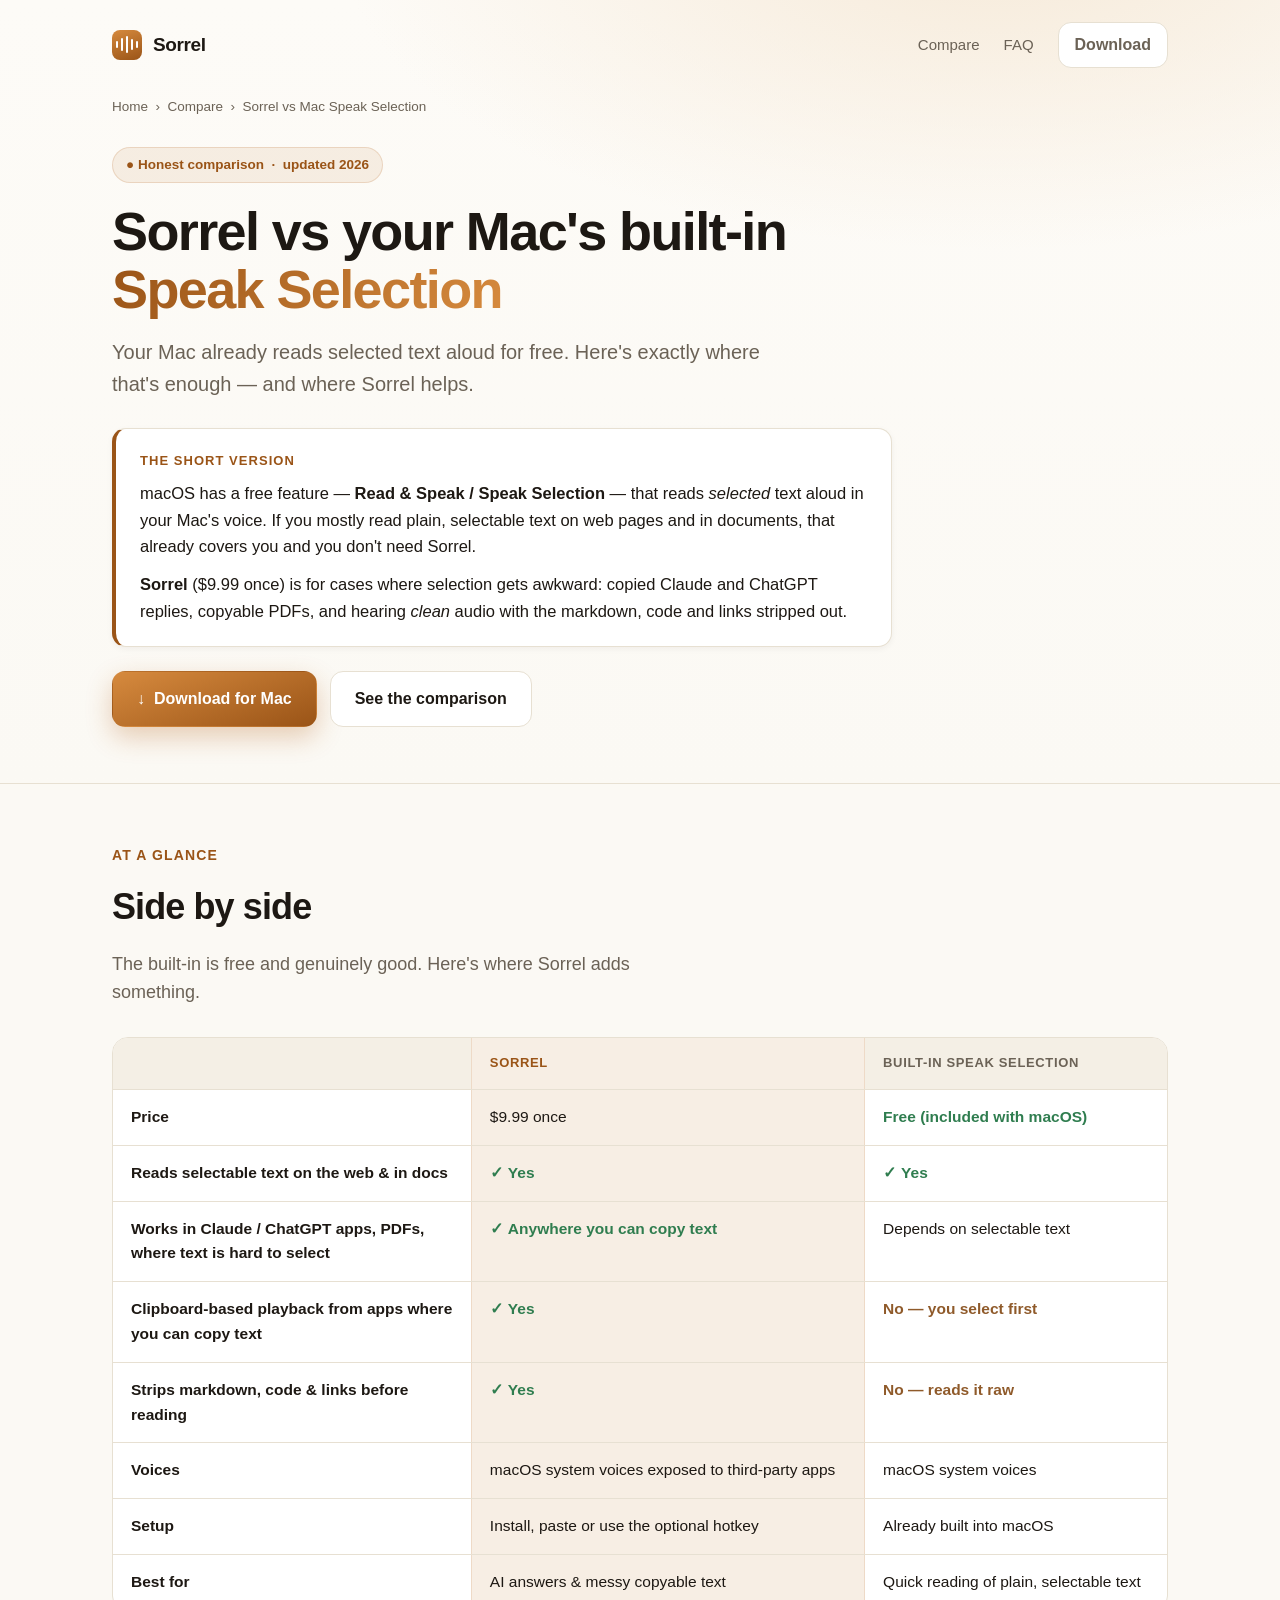
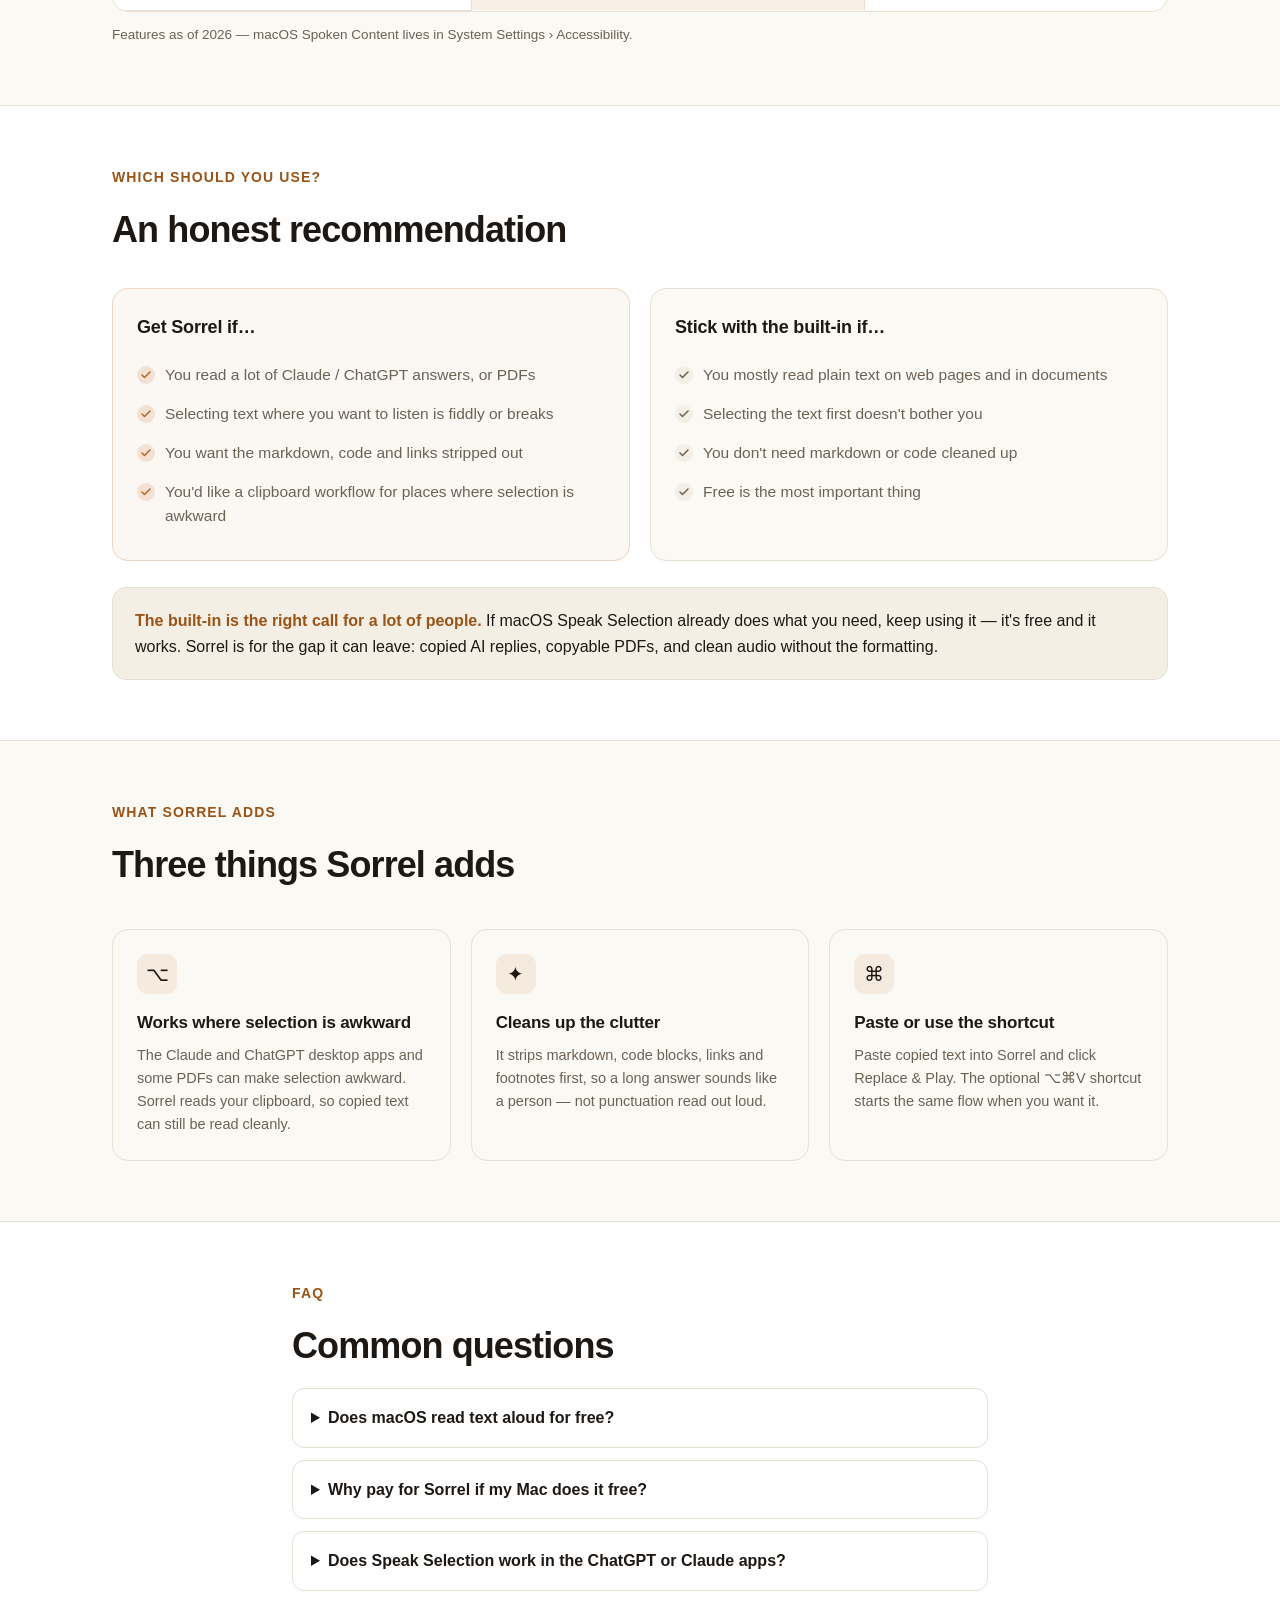
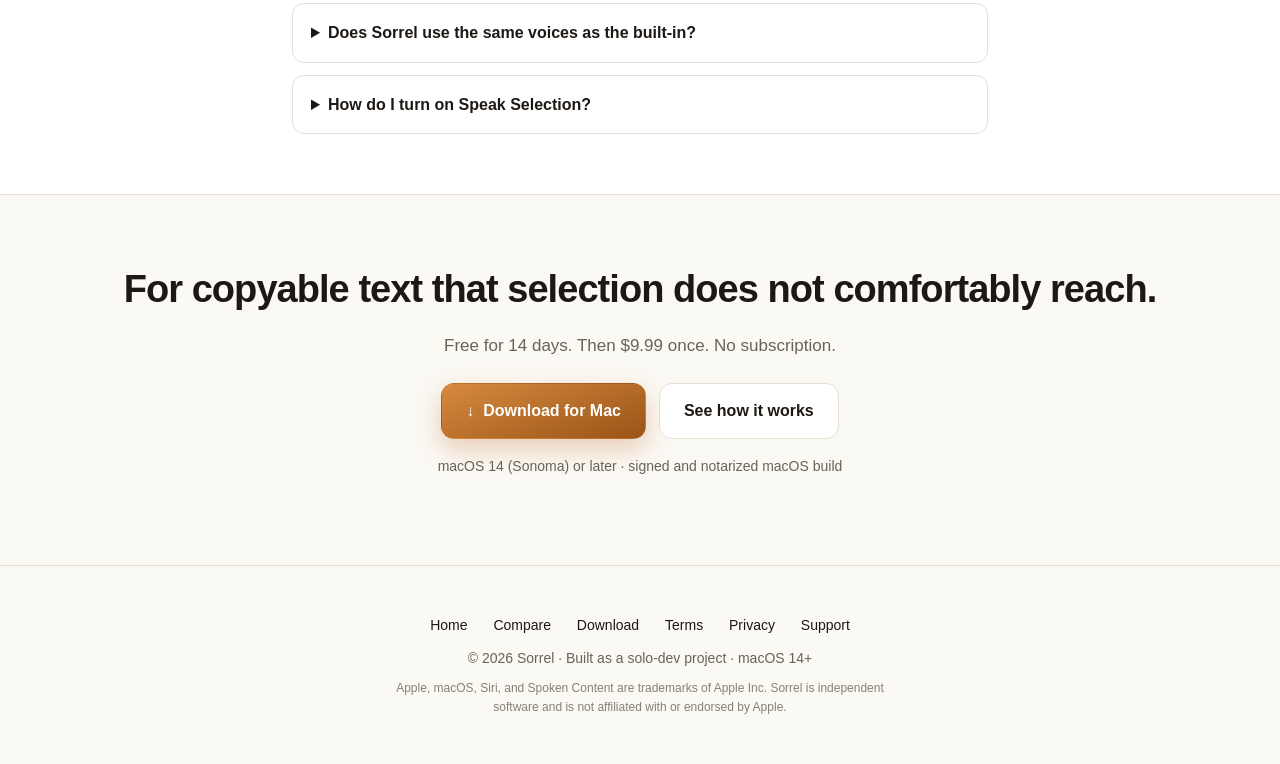
<file: compare/sorrel-vs-mac-speak-selection/index.html>
<!DOCTYPE html>
<html lang="en"><head>
  <meta charset="UTF-8" />
  <meta name="viewport" content="width=device-width, initial-scale=1" />
  <title>Sorrel vs the Built-in Mac Text-to-Speech (Speak Selection) — 2026</title>
  <meta name="description" content="Your Mac reads selected text free. Where Speak Selection is enough — and where Sorrel ($9.99 once) helps: AI apps, copyable PDFs, and clean audio from copied text." />
  <meta name="color-scheme" content="light" />
  <link rel="canonical" href="https://sorrelreader.com/compare/sorrel-vs-mac-speak-selection/" />
  <meta property="og:type" content="article" />
  <meta property="og:url" content="https://sorrelreader.com/compare/sorrel-vs-mac-speak-selection/" />
  <meta property="og:title" content="Sorrel vs the built-in Mac text-to-speech (Speak Selection)" />
  <meta property="og:description" content="The built-in is free and fine for selectable text. Sorrel helps with copied Claude & ChatGPT replies, copyable PDFs, and clutter-stripped audio." />
  <meta property="og:image" content="https://sorrelreader.com/og-image.png" />
  <meta name="twitter:card" content="summary_large_image" />
  <meta name="twitter:title" content="Sorrel vs the built-in Mac text-to-speech" />
  <meta name="twitter:description" content="Where the free Mac built-in is enough — and where Sorrel ($9.99 once) is worth it." />
  <meta name="twitter:image" content="https://sorrelreader.com/og-image.png" />
  <link rel="icon" href="data:image/svg+xml,%3Csvg xmlns='http://www.w3.org/2000/svg' viewBox='0 0 32 32'%3E%3Crect width='32' height='32' rx='8' fill='%23b5651f'/%3E%3Cg fill='none' stroke='white' stroke-width='2.4' stroke-linecap='round'%3E%3Cpath d='M11 13v6'/%3E%3Cpath d='M16 9v14'/%3E%3Cpath d='M21 12v8'/%3E%3C/g%3E%3C/svg%3E" />
  <link rel="stylesheet" href="/assets/compare.css" />
  <script type="application/ld+json">
  {"@context":"https://schema.org","@type":"BreadcrumbList","itemListElement":[
    {"@type":"ListItem","position":1,"name":"Home","item":"https://sorrelreader.com/"},
    {"@type":"ListItem","position":2,"name":"Compare","item":"https://sorrelreader.com/compare/"},
    {"@type":"ListItem","position":3,"name":"Sorrel vs Mac Speak Selection","item":"https://sorrelreader.com/compare/sorrel-vs-mac-speak-selection/"}]}
  </script>
  <script type="application/ld+json">
  {"@context":"https://schema.org","@type":"SoftwareApplication","name":"Sorrel","applicationCategory":"UtilitiesApplication","operatingSystem":"macOS 14.0 or later","offers":{"@type":"Offer","price":"9.99","priceCurrency":"USD","url":"https://sorrelreader.com/download/","description":"One-time purchase, no subscription. 14-day free trial."},"description":"A private macOS utility that reads copied text aloud with macOS system voices, with the markdown, code and links stripped first — useful where selection-based Speak Selection is awkward."}
  </script>
  <script type="application/ld+json">
  {"@context":"https://schema.org","@type":"FAQPage","mainEntity":[
    {"@type":"Question","name":"Does macOS read text aloud for free?","acceptedAnswer":{"@type":"Answer","text":"Yes. It's called Spoken Content (Speak Selection). Turn it on in System Settings › Accessibility › Spoken Content, then select text and press the shortcut — Option+Escape by default — to hear it in your Mac's voice."}},
    {"@type":"Question","name":"Why pay for Sorrel if my Mac does it free?","acceptedAnswer":{"@type":"Answer","text":"The built-in works best with selectable text and reads it exactly as written. Sorrel works from your clipboard, so it helps in apps where selection is awkward, and it strips markdown, code and links first so you hear the words, not the formatting."}},
    {"@type":"Question","name":"Does Speak Selection work in the ChatGPT or Claude apps?","acceptedAnswer":{"@type":"Answer","text":"It depends on the current app and whether text selection works there. Because Sorrel reads your clipboard instead, it can play copied text even when selection-based reading is awkward."}},
    {"@type":"Question","name":"Does Sorrel use the same voices as the built-in?","acceptedAnswer":{"@type":"Answer","text":"Sorrel uses macOS system voices, including voices macOS exposes to third-party apps. It adds the clipboard workflow, cleanup, and playback conveniences on top."}},
    {"@type":"Question","name":"How do I turn on Speak Selection?","acceptedAnswer":{"@type":"Answer","text":"System Settings › Accessibility › Spoken Content › turn on Speak Selection, and set the shortcut if you like. Then highlight selectable text and press it."}}]}
  </script>
</head>
<body>
  <a class="skip" href="#glance">Skip to content</a>
  <header class="phead">
    <div class="wrap">
      <nav>
        <a class="brand" href="/"><span class="ico" aria-hidden="true"><span><i></i><i></i><i></i><i></i><i></i></span></span>Sorrel</a>
        <div class="nav-links">
          <a class="hidem" href="/compare/">Compare</a>
          <a class="hidem" href="/#faq">FAQ</a>
          <a class="btn btn-ghost" style="padding:9px 16px" href="/download/">Download</a>
        </div>
      </nav>
      <p class="crumbs"><a href="/">Home</a> &nbsp;›&nbsp; <a href="/compare/">Compare</a> &nbsp;›&nbsp; Sorrel vs Mac Speak Selection</p>
      <div class="inner">
        <span class="eyebrow">● Honest comparison &nbsp;·&nbsp; updated 2026</span>
        <h1>Sorrel vs your Mac's built-in <span class="grad">Speak Selection</span></h1>
        <p class="lede">Your Mac already reads selected text aloud for free. Here's exactly where that's enough — and where Sorrel helps.</p>
        <div class="verdict">
          <div class="vk">The short version</div>
          <p>macOS has a free feature — <strong>Read &amp; Speak / Speak Selection</strong> — that reads <em>selected</em> text aloud in your Mac's voice. If you mostly read plain, selectable text on web pages and in documents, that already covers you and you don't need Sorrel.</p>
          <p><strong>Sorrel</strong> ($9.99 once) is for cases where selection gets awkward: copied Claude and ChatGPT replies, copyable PDFs, and hearing <em>clean</em> audio with the markdown, code and links stripped out.</p>
        </div>
        <div class="cta" style="margin-top:24px;display:flex;gap:13px;flex-wrap:wrap;">
          <a class="btn btn-primary" href="/download/">↓&nbsp; Download for Mac</a>
          <a class="btn btn-ghost" href="#glance">See the comparison</a>
        </div>
      </div>
    </div>
  </header>

  <main>
    <section class="section" id="glance">
      <div class="wrap">
        <div class="kicker">At a glance</div>
        <h2>Side by side</h2>
        <p class="sub">The built-in is free and genuinely good. Here's where Sorrel adds something.</p>
        <div class="ctable-wrap" tabindex="0" role="region" aria-label="Comparison table">
          <table class="ctable">
            <colgroup><col /><col class="sorrel" /><col /></colgroup>
            <thead><tr><th scope="col">&nbsp;</th><th scope="col" class="sorrel">Sorrel</th><th scope="col">Built-in Speak Selection</th></tr></thead>
            <tbody>
              <tr><th scope="row" class="feat">Price</th><td class="sorrel">$9.99 once</td><td><span class="yes">Free (included with macOS)</span></td></tr>
              <tr><th scope="row" class="feat">Reads selectable text on the web &amp; in docs</th><td class="sorrel"><span class="yes"><span class="mark" aria-hidden="true">✓</span>Yes</span></td><td><span class="yes"><span class="mark" aria-hidden="true">✓</span>Yes</span></td></tr>
              <tr><th scope="row" class="feat">Works in Claude / ChatGPT apps, PDFs, where text is hard to select</th><td class="sorrel"><span class="yes"><span class="mark" aria-hidden="true">✓</span>Anywhere you can copy text</span></td><td>Depends on selectable text</td></tr>
              <tr><th scope="row" class="feat">Clipboard-based playback from apps where you can copy text</th><td class="sorrel"><span class="yes"><span class="mark" aria-hidden="true">✓</span>Yes</span></td><td><span class="no">No — you select first</span></td></tr>
              <tr><th scope="row" class="feat">Strips markdown, code &amp; links before reading</th><td class="sorrel"><span class="yes"><span class="mark" aria-hidden="true">✓</span>Yes</span></td><td><span class="no">No — reads it raw</span></td></tr>
              <tr><th scope="row" class="feat">Voices</th><td class="sorrel">macOS system voices exposed to third-party apps</td><td>macOS system voices</td></tr>
              <tr><th scope="row" class="feat">Setup</th><td class="sorrel">Install, paste or use the optional hotkey</td><td>Already built into macOS</td></tr>
              <tr><th scope="row" class="feat">Best for</th><td class="sorrel">AI answers &amp; messy copyable text</td><td>Quick reading of plain, selectable text</td></tr>
            </tbody>
          </table>
        </div>
        <p style="font-size:13.5px;color:var(--muted);margin-top:12px;">Features as of 2026 — macOS Spoken Content lives in System Settings › Accessibility.</p>
      </div>
    </section>

    <section class="section alt">
      <div class="wrap">
        <div class="kicker">Which should you use?</div>
        <h2>An honest recommendation</h2>
        <div class="picks">
          <div class="pick sorrel">
            <h3>Get Sorrel if…</h3>
            <ul>
              <li>You read a lot of Claude / ChatGPT answers, or PDFs</li>
              <li>Selecting text where you want to listen is fiddly or breaks</li>
              <li>You want the markdown, code and links stripped out</li>
              <li>You'd like a clipboard workflow for places where selection is awkward</li>
            </ul>
          </div>
          <div class="pick neutral">
            <h3>Stick with the built-in if…</h3>
            <ul>
              <li>You mostly read plain text on web pages and in documents</li>
              <li>Selecting the text first doesn't bother you</li>
              <li>You don't need markdown or code cleaned up</li>
              <li>Free is the most important thing</li>
            </ul>
          </div>
        </div>
        <div class="callout"><b>The built-in is the right call for a lot of people.</b> If macOS Speak Selection already does what you need, keep using it — it's free and it works. Sorrel is for the gap it can leave: copied AI replies, copyable PDFs, and clean audio without the formatting.</div>
      </div>
    </section>

    <section class="section">
      <div class="wrap">
        <div class="kicker">What Sorrel adds</div>
        <h2>Three things Sorrel adds</h2>
        <div class="cards">
          <div class="card"><div class="cico" aria-hidden="true">⌥</div><h3>Works where selection is awkward</h3><p>The Claude and ChatGPT desktop apps and some PDFs can make selection awkward. Sorrel reads your clipboard, so copied text can still be read cleanly.</p></div>
          <div class="card"><div class="cico" aria-hidden="true">✦</div><h3>Cleans up the clutter</h3><p>It strips markdown, code blocks, links and footnotes first, so a long answer sounds like a person — not punctuation read out loud.</p></div>
          <div class="card"><div class="cico" aria-hidden="true">⌘</div><h3>Paste or use the shortcut</h3><p>Paste copied text into Sorrel and click Replace &amp; Play. The optional ⌥⌘V shortcut starts the same flow when you want it.</p></div>
        </div>
      </div>
    </section>

    <section class="section alt">
      <div class="wrap narrow">
        <div class="kicker">FAQ</div>
        <h2>Common questions</h2>
        <details><summary>Does macOS read text aloud for free?</summary><p>Yes. It's called Spoken Content (Speak Selection). Turn it on in System Settings › Accessibility › Spoken Content, then select text and press the shortcut — Option+Escape by default — to hear it in your Mac's voice.</p></details>
        <details><summary>Why pay for Sorrel if my Mac does it free?</summary><p>The built-in works best with selectable text and reads it exactly as written. Sorrel works from your clipboard, so it helps in apps where selection is awkward, and it strips markdown, code and links first so you hear the words, not the formatting.</p></details>
        <details><summary>Does Speak Selection work in the ChatGPT or Claude apps?</summary><p>It depends on the current app and whether text selection works there. Because Sorrel reads your clipboard instead, it can play copied text even when selection-based reading is awkward.</p></details>
        <details><summary>Does Sorrel use the same voices as the built-in?</summary><p>Sorrel uses macOS system voices, including voices macOS exposes to third-party apps. It adds the clipboard workflow, cleanup, and playback conveniences on top.</p></details>
        <details><summary>How do I turn on Speak Selection?</summary><p>System Settings › Accessibility › Spoken Content › turn on Speak Selection, and set the shortcut if you like. Then highlight selectable text and press it.</p></details>
      </div>
    </section>

    <section class="ctaband">
      <div class="wrap">
        <h2>For copyable text that selection does not comfortably reach.</h2>
        <p>Free for 14 days. Then $9.99 once. No subscription.</p>
        <div class="cta">
          <a class="btn btn-primary" href="/download/">↓&nbsp; Download for Mac</a>
          <a class="btn btn-ghost" href="/#how">See how it works</a>
        </div>
        <p class="fine">macOS 14 (Sonoma) or later · signed and notarized macOS build</p>
      </div>
    </section>
  </main>

  <footer>
    <div class="wrap">
      <div class="flinks">
        <a href="/">Home</a>
        <a href="/compare/">Compare</a>
        <a href="/download/">Download</a>
        <a href="/terms/">Terms</a>
        <a href="/privacy/">Privacy</a>
        <a href="mailto:me@julyskyfly.com">Support</a>
      </div>
      © 2026 Sorrel · Built as a solo-dev project · macOS 14+
      <div style="margin-top:10px;font-size:12px;line-height:1.55;opacity:.8;max-width:74ch;margin-left:auto;margin-right:auto;">Apple, macOS, Siri, and Spoken Content are trademarks of Apple Inc. Sorrel is independent software and is not affiliated with or endorsed by Apple.</div>
    </div>
  </footer>
</body></html>
</file>
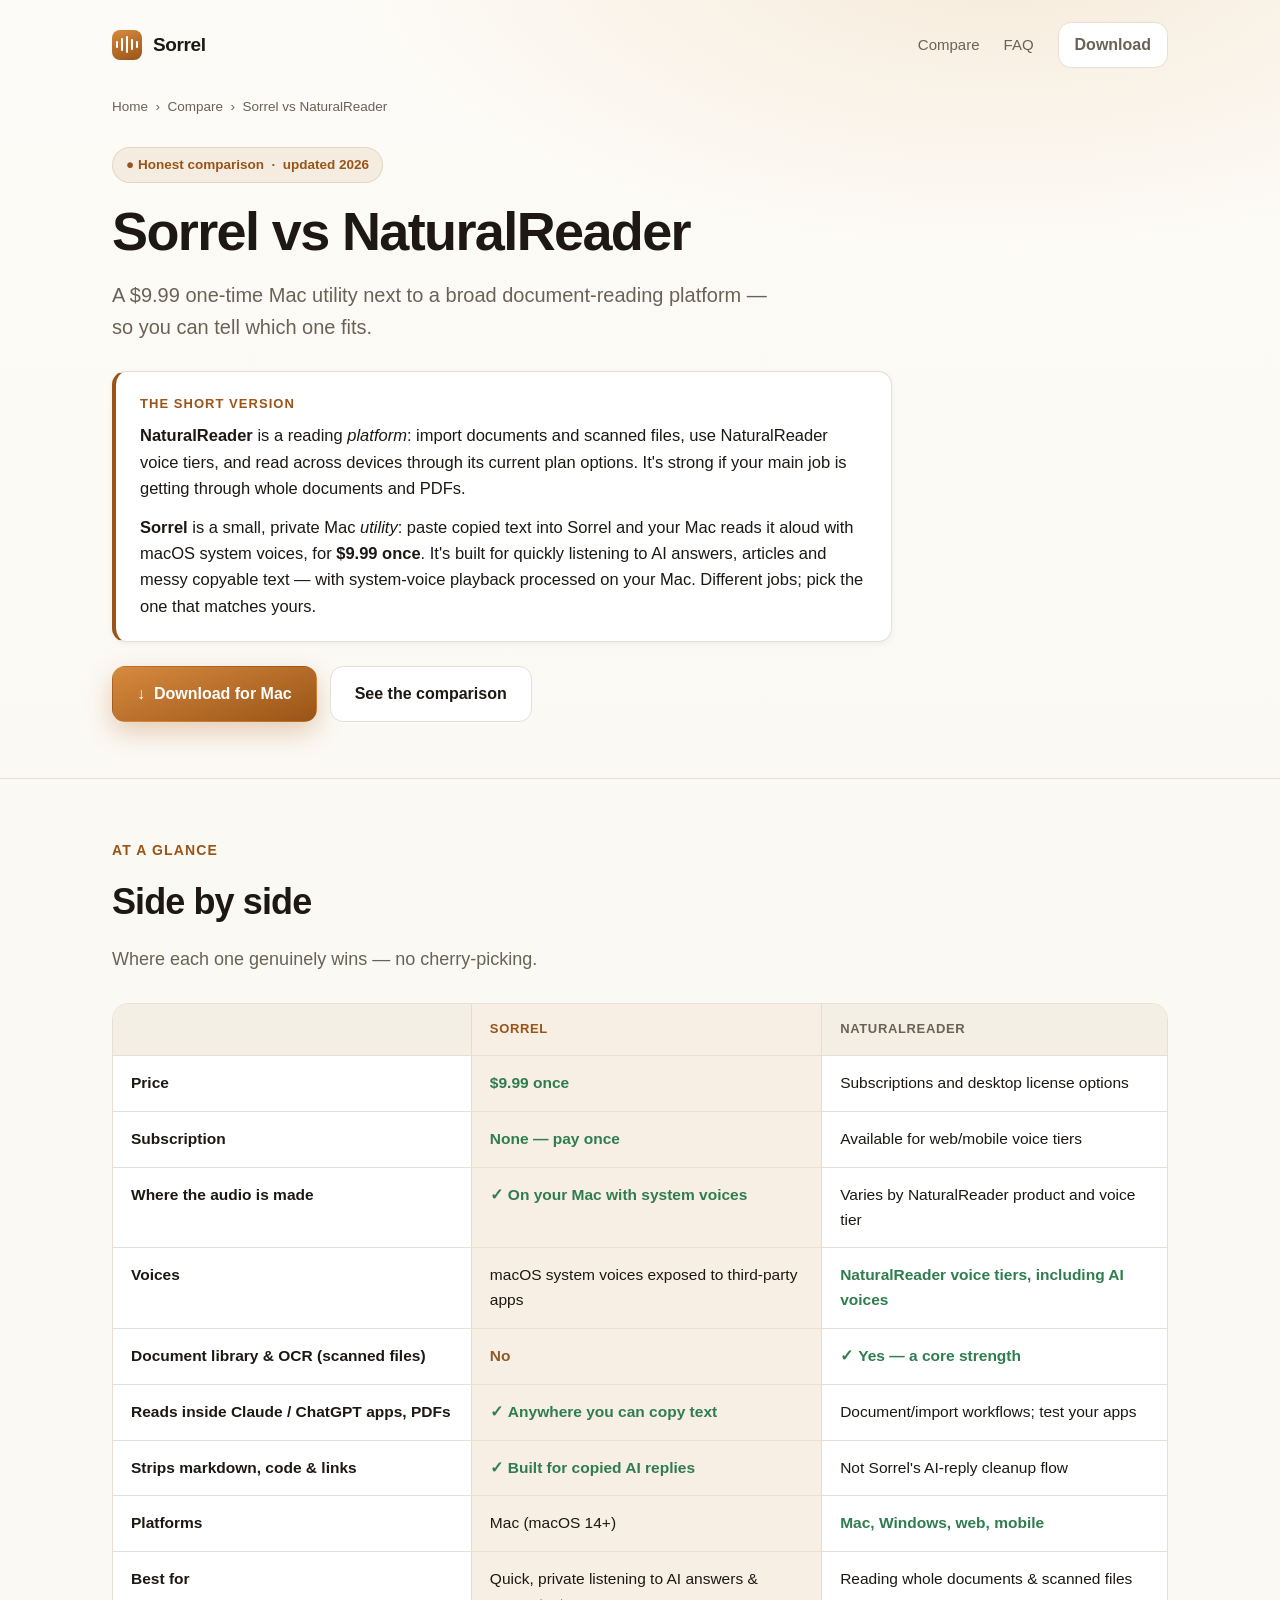
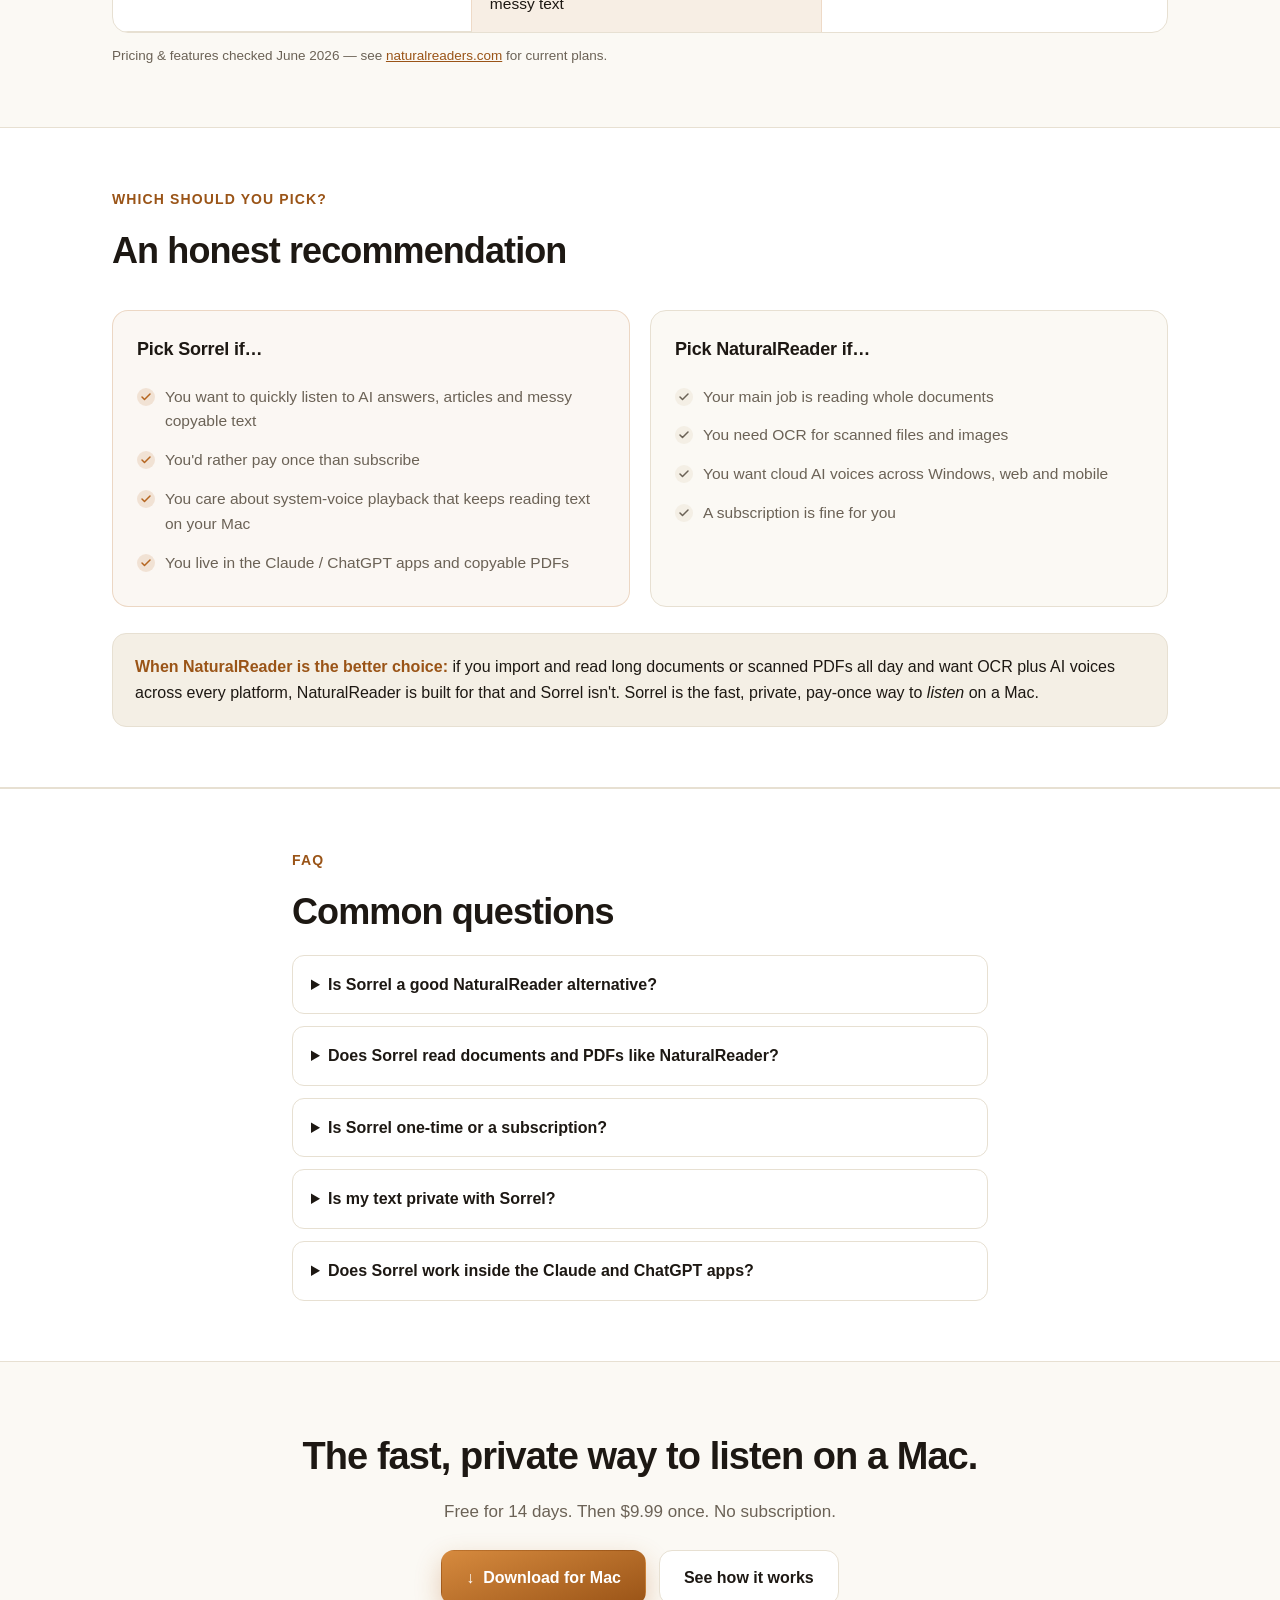
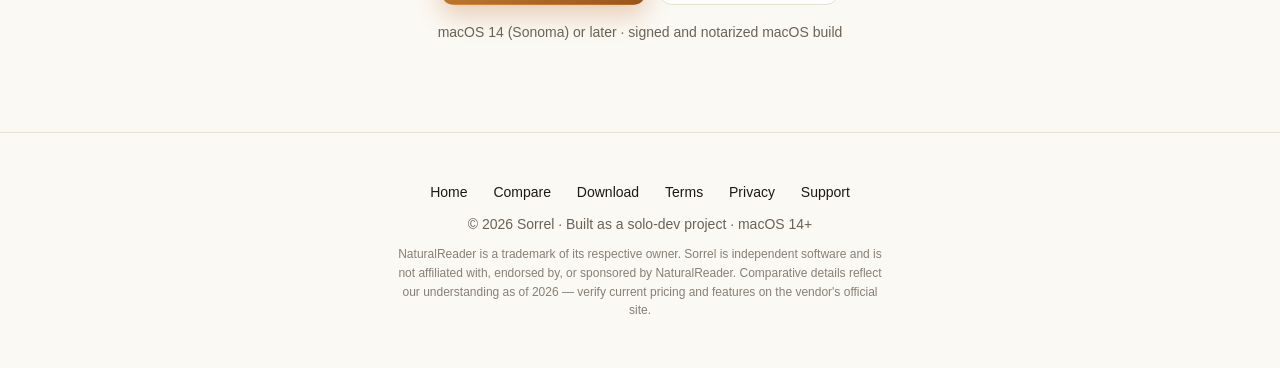
<file: compare/sorrel-vs-naturalreader/index.html>
<!DOCTYPE html>
<html lang="en"><head>
  <meta charset="UTF-8" />
  <meta name="viewport" content="width=device-width, initial-scale=1" />
  <title>Sorrel vs NaturalReader — a private, pay-once Mac alternative</title>
  <meta name="description" content="NaturalReader is a broad document-reading platform with subscriptions and desktop licenses. Sorrel is a private Mac app that reads copied text aloud — $9.99 once." />
  <meta name="color-scheme" content="light" />
  <link rel="canonical" href="https://sorrelreader.com/compare/sorrel-vs-naturalreader/" />
  <meta property="og:type" content="article" />
  <meta property="og:url" content="https://sorrelreader.com/compare/sorrel-vs-naturalreader/" />
  <meta property="og:title" content="Sorrel vs NaturalReader — a private, pay-once Mac alternative" />
  <meta property="og:description" content="NaturalReader is a document/OCR platform with subscriptions and desktop licenses. Sorrel is a $9.99 one-time, private Mac utility for listening to copied text." />
  <meta property="og:image" content="https://sorrelreader.com/og-image.png" />
  <meta name="twitter:card" content="summary_large_image" />
  <meta name="twitter:title" content="Sorrel vs NaturalReader" />
  <meta name="twitter:description" content="A $9.99 one-time, private Mac app vs a broad document-reading platform. Honest comparison." />
  <meta name="twitter:image" content="https://sorrelreader.com/og-image.png" />
  <link rel="icon" href="data:image/svg+xml,%3Csvg xmlns='http://www.w3.org/2000/svg' viewBox='0 0 32 32'%3E%3Crect width='32' height='32' rx='8' fill='%23b5651f'/%3E%3Cg fill='none' stroke='white' stroke-width='2.4' stroke-linecap='round'%3E%3Cpath d='M11 13v6'/%3E%3Cpath d='M16 9v14'/%3E%3Cpath d='M21 12v8'/%3E%3C/g%3E%3C/svg%3E" />
  <link rel="stylesheet" href="/assets/compare.css" />
  <script type="application/ld+json">
  {"@context":"https://schema.org","@type":"BreadcrumbList","itemListElement":[
    {"@type":"ListItem","position":1,"name":"Home","item":"https://sorrelreader.com/"},
    {"@type":"ListItem","position":2,"name":"Compare","item":"https://sorrelreader.com/compare/"},
    {"@type":"ListItem","position":3,"name":"Sorrel vs NaturalReader","item":"https://sorrelreader.com/compare/sorrel-vs-naturalreader/"}]}
  </script>
  <script type="application/ld+json">
  {"@context":"https://schema.org","@type":"SoftwareApplication","name":"Sorrel","applicationCategory":"UtilitiesApplication","operatingSystem":"macOS 14.0 or later","offers":{"@type":"Offer","price":"9.99","priceCurrency":"USD","url":"https://sorrelreader.com/download/","description":"One-time purchase, no subscription. 14-day free trial."},"description":"A private macOS utility that reads copied text aloud with macOS system voices, with the clutter stripped first — built for listening to AI answers and messy copyable text."}
  </script>
  <script type="application/ld+json">
  {"@context":"https://schema.org","@type":"FAQPage","mainEntity":[
    {"@type":"Question","name":"Is Sorrel a good NaturalReader alternative?","acceptedAnswer":{"@type":"Answer","text":"If you wanted NaturalReader mainly to listen to copied text on your Mac with a pay-once tool, Sorrel is a focused fit. If you need document libraries, OCR, AI voices, or cross-platform reading, NaturalReader does more."}},
    {"@type":"Question","name":"Does Sorrel read documents and PDFs like NaturalReader?","acceptedAnswer":{"@type":"Answer","text":"Sorrel reads copyable text, including selectable PDF text, but it isn't a document library or OCR tool. NaturalReader is stronger if your main job is importing and reading whole documents and scanned files."}},
    {"@type":"Question","name":"Is Sorrel one-time or a subscription?","acceptedAnswer":{"@type":"Answer","text":"One-time. Free for 14 days, then $9.99 once — no subscription. NaturalReader offers subscriptions and separate desktop license options; check its current plans for details."}},
    {"@type":"Question","name":"Is my text private with Sorrel?","acceptedAnswer":{"@type":"Answer","text":"With macOS system voices, playback happens on-device and reading text is not uploaded to Sorrel. Optional cloud voices send filtered text to the provider you choose, and purchase or license activation can contact Sorrel without sending reading text."}},
    {"@type":"Question","name":"Does Sorrel work inside the Claude and ChatGPT apps?","acceptedAnswer":{"@type":"Answer","text":"Yes. Because it reads your clipboard, it works anywhere you can copy text, including the Claude and ChatGPT desktop apps, and it strips the markdown and code first."}}]}
  </script>
</head>
<body>
  <a class="skip" href="#glance">Skip to content</a>
  <header class="phead">
    <div class="wrap">
      <nav>
        <a class="brand" href="/"><span class="ico" aria-hidden="true"><span><i></i><i></i><i></i><i></i><i></i></span></span>Sorrel</a>
        <div class="nav-links">
          <a class="hidem" href="/compare/">Compare</a>
          <a class="hidem" href="/#faq">FAQ</a>
          <a class="btn btn-ghost" style="padding:9px 16px" href="/download/">Download</a>
        </div>
      </nav>
      <p class="crumbs"><a href="/">Home</a> &nbsp;›&nbsp; <a href="/compare/">Compare</a> &nbsp;›&nbsp; Sorrel vs NaturalReader</p>
      <div class="inner">
        <span class="eyebrow">● Honest comparison &nbsp;·&nbsp; updated 2026</span>
        <h1>Sorrel vs NaturalReader</h1>
        <p class="lede">A $9.99 one-time Mac utility next to a broad document-reading platform — so you can tell which one fits.</p>
        <div class="verdict">
          <div class="vk">The short version</div>
          <p><strong>NaturalReader</strong> is a reading <em>platform</em>: import documents and scanned files, use NaturalReader voice tiers, and read across devices through its current plan options. It's strong if your main job is getting through whole documents and PDFs.</p>
          <p><strong>Sorrel</strong> is a small, private Mac <em>utility</em>: paste copied text into Sorrel and your Mac reads it aloud with macOS system voices, for <strong>$9.99 once</strong>. It's built for quickly listening to AI answers, articles and messy copyable text — with system-voice playback processed on your Mac. Different jobs; pick the one that matches yours.</p>
        </div>
        <div class="cta" style="margin-top:24px;display:flex;gap:13px;flex-wrap:wrap;">
          <a class="btn btn-primary" href="/download/">↓&nbsp; Download for Mac</a>
          <a class="btn btn-ghost" href="#glance">See the comparison</a>
        </div>
      </div>
    </div>
  </header>

  <main>
    <section class="section" id="glance">
      <div class="wrap">
        <div class="kicker">At a glance</div>
        <h2>Side by side</h2>
        <p class="sub">Where each one genuinely wins — no cherry-picking.</p>
        <div class="ctable-wrap" tabindex="0" role="region" aria-label="Comparison table">
          <table class="ctable">
            <colgroup><col /><col class="sorrel" /><col /></colgroup>
            <thead><tr><th scope="col">&nbsp;</th><th scope="col" class="sorrel">Sorrel</th><th scope="col">NaturalReader</th></tr></thead>
            <tbody>
              <tr><th scope="row" class="feat">Price</th><td class="sorrel"><span class="yes">$9.99 once</span></td><td>Subscriptions and desktop license options</td></tr>
              <tr><th scope="row" class="feat">Subscription</th><td class="sorrel"><span class="yes">None — pay once</span></td><td>Available for web/mobile voice tiers</td></tr>
              <tr><th scope="row" class="feat">Where the audio is made</th><td class="sorrel"><span class="yes"><span class="mark" aria-hidden="true">✓</span>On your Mac with system voices</span></td><td>Varies by NaturalReader product and voice tier</td></tr>
              <tr><th scope="row" class="feat">Voices</th><td class="sorrel">macOS system voices exposed to third-party apps</td><td><span class="yes">NaturalReader voice tiers, including AI voices</span></td></tr>
              <tr><th scope="row" class="feat">Document library &amp; OCR (scanned files)</th><td class="sorrel"><span class="no">No</span></td><td><span class="yes"><span class="mark" aria-hidden="true">✓</span>Yes — a core strength</span></td></tr>
              <tr><th scope="row" class="feat">Reads inside Claude / ChatGPT apps, PDFs</th><td class="sorrel"><span class="yes"><span class="mark" aria-hidden="true">✓</span>Anywhere you can copy text</span></td><td>Document/import workflows; test your apps</td></tr>
              <tr><th scope="row" class="feat">Strips markdown, code &amp; links</th><td class="sorrel"><span class="yes"><span class="mark" aria-hidden="true">✓</span>Built for copied AI replies</span></td><td>Not Sorrel's AI-reply cleanup flow</td></tr>
              <tr><th scope="row" class="feat">Platforms</th><td class="sorrel">Mac (macOS 14+)</td><td><span class="yes">Mac, Windows, web, mobile</span></td></tr>
              <tr><th scope="row" class="feat">Best for</th><td class="sorrel">Quick, private listening to AI answers &amp; messy text</td><td>Reading whole documents &amp; scanned files</td></tr>
            </tbody>
          </table>
        </div>
        <p style="font-size:13.5px;color:var(--muted);margin-top:12px;">Pricing &amp; features checked June 2026 — see <a href="https://www.naturalreaders.com" rel="noopener" target="_blank">naturalreaders.com</a> for current plans.</p>
      </div>
    </section>

    <section class="section alt">
      <div class="wrap">
        <div class="kicker">Which should you pick?</div>
        <h2>An honest recommendation</h2>
        <div class="picks">
          <div class="pick sorrel">
            <h3>Pick Sorrel if…</h3>
            <ul>
              <li>You want to quickly listen to AI answers, articles and messy copyable text</li>
              <li>You'd rather pay once than subscribe</li>
              <li>You care about system-voice playback that keeps reading text on your Mac</li>
              <li>You live in the Claude / ChatGPT apps and copyable PDFs</li>
            </ul>
          </div>
          <div class="pick neutral">
            <h3>Pick NaturalReader if…</h3>
            <ul>
              <li>Your main job is reading whole documents</li>
              <li>You need OCR for scanned files and images</li>
              <li>You want cloud AI voices across Windows, web and mobile</li>
              <li>A subscription is fine for you</li>
            </ul>
          </div>
        </div>
        <div class="callout"><b>When NaturalReader is the better choice:</b> if you import and read long documents or scanned PDFs all day and want OCR plus AI voices across every platform, NaturalReader is built for that and Sorrel isn't. Sorrel is the fast, private, pay-once way to <em>listen</em> on a Mac.</div>
      </div>
    </section>

    <section class="section alt">
      <div class="wrap narrow">
        <div class="kicker">FAQ</div>
        <h2>Common questions</h2>
        <details><summary>Is Sorrel a good NaturalReader alternative?</summary><p>If you wanted NaturalReader mainly to listen to copied text on your Mac with a pay-once tool, Sorrel is a focused fit. If you need document libraries, OCR, AI voices, or cross-platform reading, NaturalReader does more.</p></details>
        <details><summary>Does Sorrel read documents and PDFs like NaturalReader?</summary><p>Sorrel reads copyable text, including selectable PDF text, but it isn't a document library or OCR tool. NaturalReader is stronger if your main job is importing and reading whole documents and scanned files.</p></details>
        <details><summary>Is Sorrel one-time or a subscription?</summary><p>One-time. Free for 14 days, then $9.99 once — no subscription. NaturalReader offers subscriptions and separate desktop license options; check its current plans for details.</p></details>
        <details><summary>Is my text private with Sorrel?</summary><p>With macOS system voices, playback happens on-device and reading text is not uploaded to Sorrel. Optional cloud voices send filtered text to the provider you choose, and purchase or license activation can contact Sorrel without sending reading text.</p></details>
        <details><summary>Does Sorrel work inside the Claude and ChatGPT apps?</summary><p>Yes. Because it reads your clipboard, it works anywhere you can copy text, including the Claude and ChatGPT desktop apps, and it strips the markdown and code first.</p></details>
      </div>
    </section>

    <section class="ctaband">
      <div class="wrap">
        <h2>The fast, private way to listen on a Mac.</h2>
        <p>Free for 14 days. Then $9.99 once. No subscription.</p>
        <div class="cta">
          <a class="btn btn-primary" href="/download/">↓&nbsp; Download for Mac</a>
          <a class="btn btn-ghost" href="/#how">See how it works</a>
        </div>
        <p class="fine">macOS 14 (Sonoma) or later · signed and notarized macOS build</p>
      </div>
    </section>
  </main>

  <footer>
    <div class="wrap">
      <div class="flinks">
        <a href="/">Home</a>
        <a href="/compare/">Compare</a>
        <a href="/download/">Download</a>
        <a href="/terms/">Terms</a>
        <a href="/privacy/">Privacy</a>
        <a href="mailto:me@julyskyfly.com">Support</a>
      </div>
      © 2026 Sorrel · Built as a solo-dev project · macOS 14+
      <div style="margin-top:10px;font-size:12px;line-height:1.55;opacity:.8;max-width:74ch;margin-left:auto;margin-right:auto;">NaturalReader is a trademark of its respective owner. Sorrel is independent software and is not affiliated with, endorsed by, or sponsored by NaturalReader. Comparative details reflect our understanding as of 2026 — verify current pricing and features on the vendor's official site.</div>
    </div>
  </footer>
</body></html>
</file>
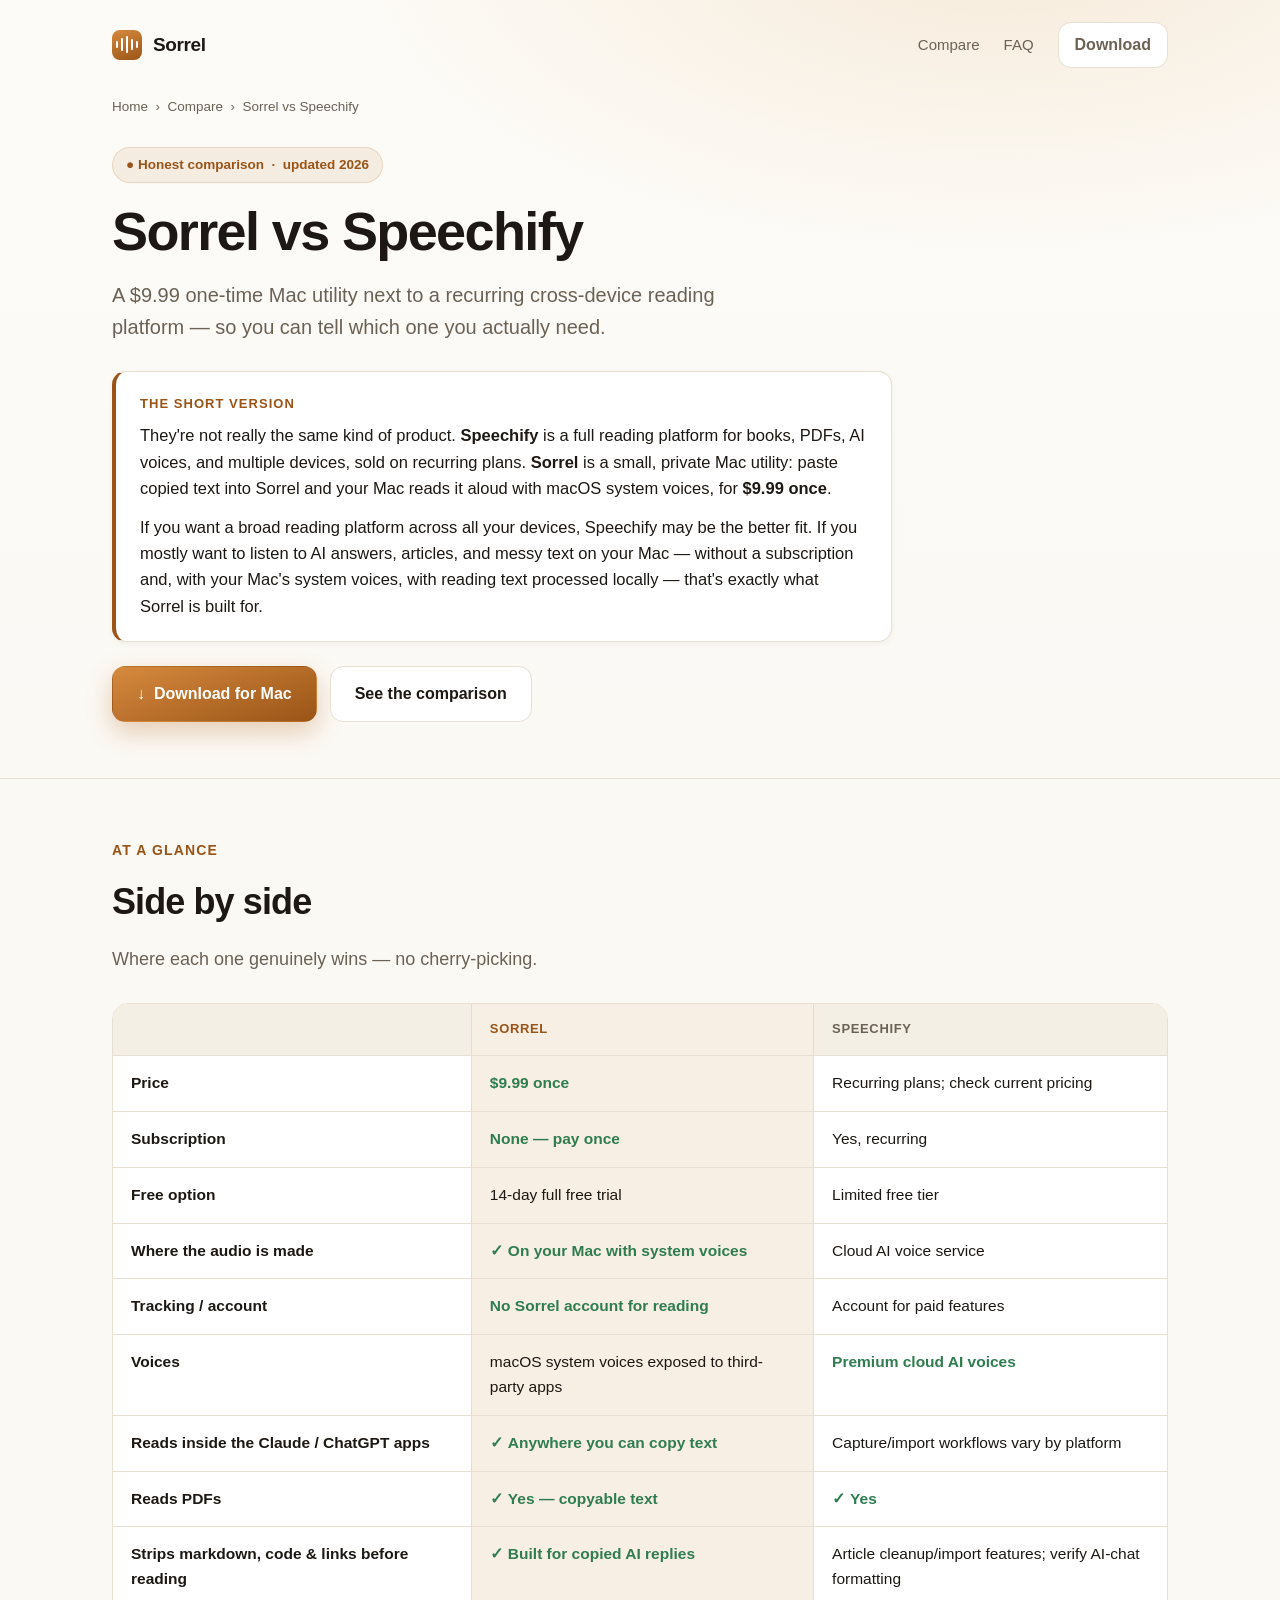
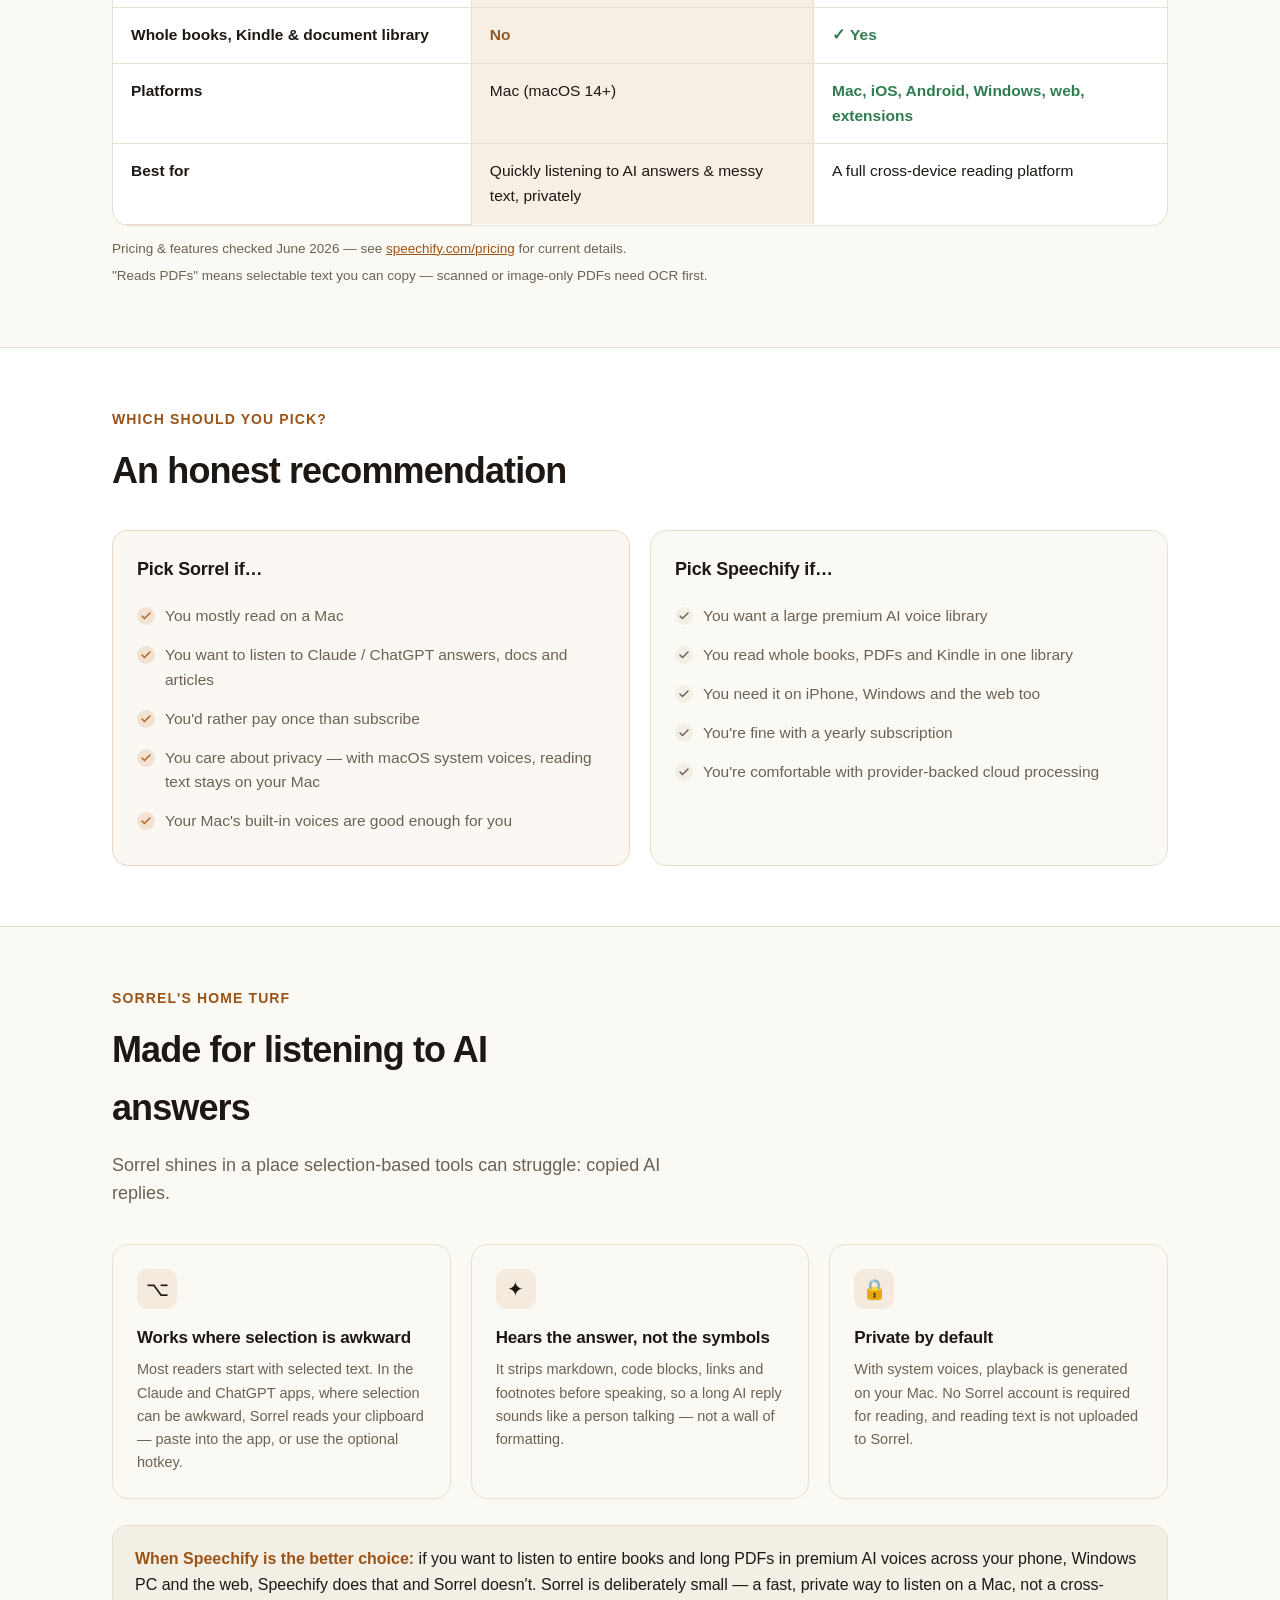
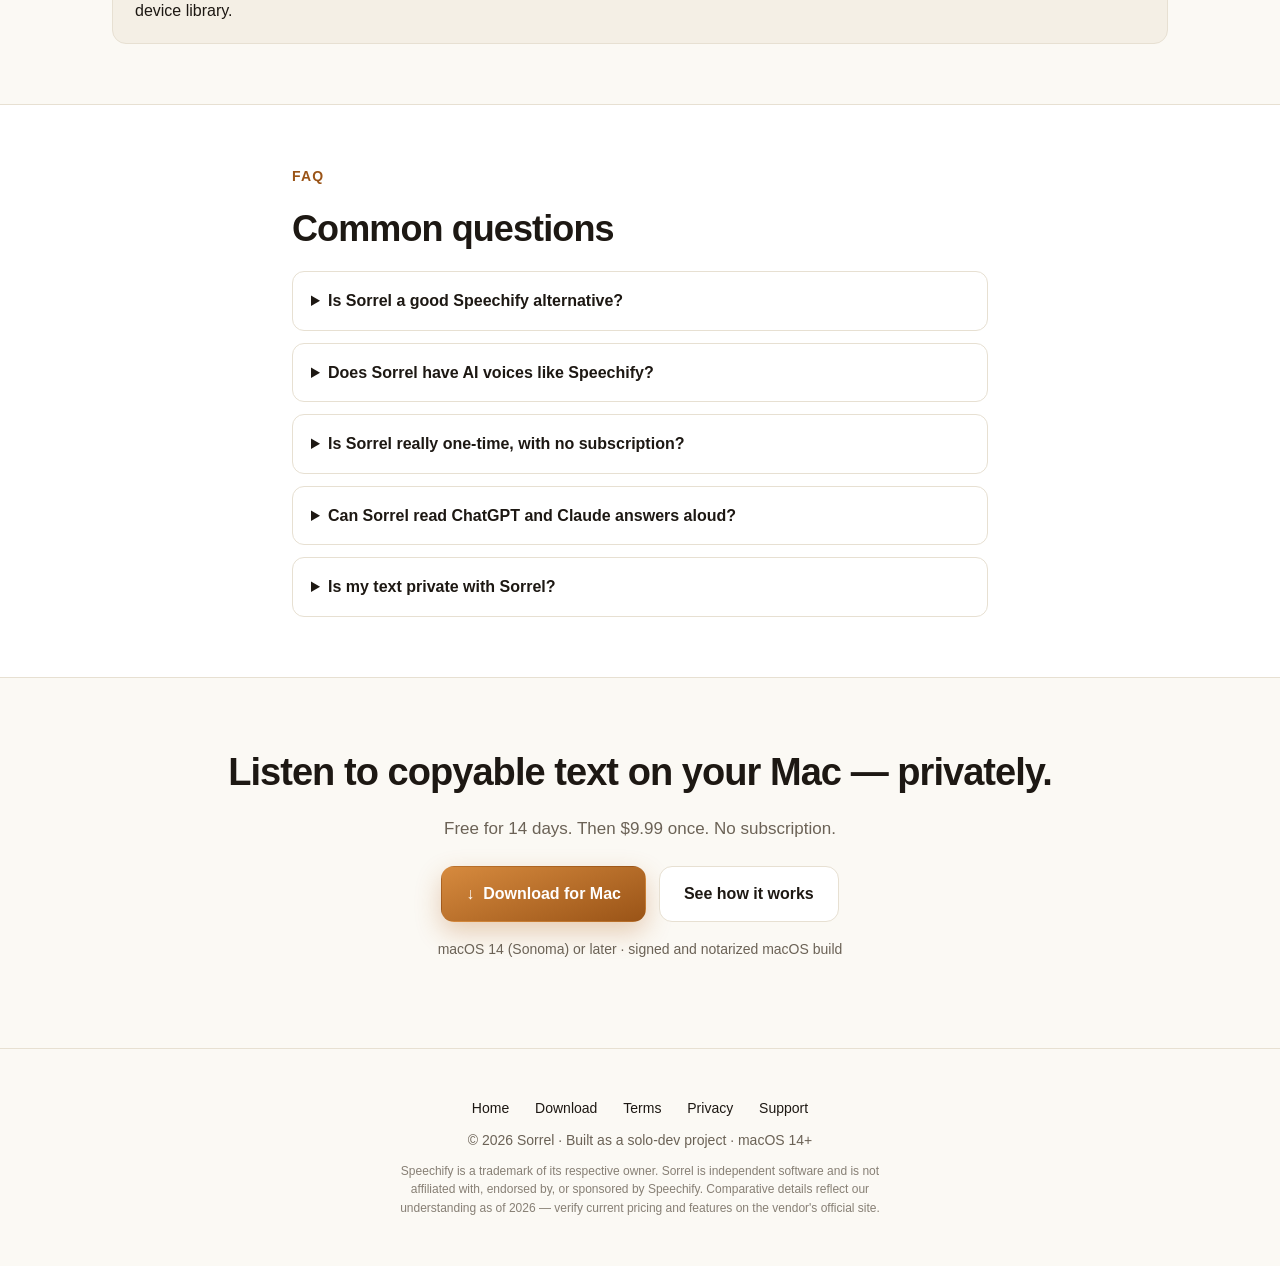
<file: compare/sorrel-vs-speechify/index.html>
<!DOCTYPE html>
<html lang="en"><head>
  <meta charset="UTF-8" />
  <meta name="viewport" content="width=device-width, initial-scale=1" />
  <title>Sorrel vs Speechify — a private, pay-once Mac alternative (2026)</title>
  <meta name="description" content="Speechify is a recurring cross-device reading platform. Sorrel is a $9.99-once private Mac app that reads copied text — Claude & ChatGPT answers — aloud. Honest side-by-side." />
  <meta name="color-scheme" content="light" />
  <link rel="canonical" href="https://sorrelreader.com/compare/sorrel-vs-speechify/" />
  <meta property="og:type" content="article" />
  <meta property="og:url" content="https://sorrelreader.com/compare/sorrel-vs-speechify/" />
  <meta property="og:title" content="Sorrel vs Speechify — a private, pay-once Mac alternative" />
  <meta property="og:description" content="A $9.99 one-time Mac utility next to a recurring cross-device reading platform. Honest side-by-side — including which one you actually need." />
  <meta property="og:image" content="https://sorrelreader.com/og-image.png" />
  <meta name="twitter:card" content="summary_large_image" />
  <meta name="twitter:title" content="Sorrel vs Speechify — a private, pay-once Mac alternative" />
  <meta name="twitter:description" content="A $9.99 one-time, private Mac app vs a recurring cloud reading platform. Honest comparison." />
  <meta name="twitter:image" content="https://sorrelreader.com/og-image.png" />
  <link rel="icon" href="data:image/svg+xml,%3Csvg xmlns='http://www.w3.org/2000/svg' viewBox='0 0 32 32'%3E%3Crect width='32' height='32' rx='8' fill='%23b5651f'/%3E%3Cg fill='none' stroke='white' stroke-width='2.4' stroke-linecap='round'%3E%3Cpath d='M11 13v6'/%3E%3Cpath d='M16 9v14'/%3E%3Cpath d='M21 12v8'/%3E%3C/g%3E%3C/svg%3E" />
  <link rel="stylesheet" href="/assets/compare.css" />
  <script type="application/ld+json">
  {
    "@context":"https://schema.org",
    "@type":"BreadcrumbList",
    "itemListElement":[
      {"@type":"ListItem","position":1,"name":"Home","item":"https://sorrelreader.com/"},
      {"@type":"ListItem","position":2,"name":"Compare","item":"https://sorrelreader.com/compare/"},
      {"@type":"ListItem","position":3,"name":"Sorrel vs Speechify","item":"https://sorrelreader.com/compare/sorrel-vs-speechify/"}
    ]
  }
  </script>
  <script type="application/ld+json">
  {
    "@context":"https://schema.org",
    "@type":"SoftwareApplication",
    "name":"Sorrel",
    "applicationCategory":"UtilitiesApplication",
    "operatingSystem":"macOS 14.0 or later",
    "offers":{"@type":"Offer","price":"9.99","priceCurrency":"USD","url":"https://sorrelreader.com/download/","description":"One-time purchase, no subscription. 14-day free trial."},
    "description":"A private macOS utility that reads copied text aloud with macOS system voices. Paste copied text into Sorrel, or use the optional hotkey, and Sorrel strips the clutter before speaking."
  }
  </script>
  <script type="application/ld+json">
  {
    "@context":"https://schema.org",
    "@type":"FAQPage",
    "mainEntity":[
      {"@type":"Question","name":"Is Sorrel a good Speechify alternative?","acceptedAnswer":{"@type":"Answer","text":"It depends what you need. If you wanted Speechify for a private, pay-once way to listen to AI answers, articles and messy text on your Mac, Sorrel is a focused, cheaper fit. If you wanted a large AI voice library and whole-book reading across devices, Sorrel isn't trying to replace that."}},
      {"@type":"Question","name":"Does Sorrel have AI voices like Speechify?","acceptedAnswer":{"@type":"Answer","text":"No. Sorrel uses macOS system voices, including voices macOS exposes to third-party apps. That's the trade for staying private and subscription-free on the system-voice path. If you opt into a cloud voice with your own key, filtered text goes to that provider."}},
      {"@type":"Question","name":"Is Sorrel really one-time, with no subscription?","acceptedAnswer":{"@type":"Answer","text":"Yes. It's free for 14 days, then $9.99 once. No subscription and no recurring charge — use it on the Macs you own."}},
      {"@type":"Question","name":"Can Sorrel read ChatGPT and Claude answers aloud?","acceptedAnswer":{"@type":"Answer","text":"Yes. Because it reads your clipboard, it works anywhere you can copy text, including the Claude and ChatGPT desktop apps, and it strips the markdown and code first."}},
      {"@type":"Question","name":"Is my text private with Sorrel?","acceptedAnswer":{"@type":"Answer","text":"With system-voice playback, audio is generated on your Mac and reading text is not uploaded to Sorrel. Optional cloud voices send filtered text to the provider you choose, and purchase or license activation can contact Sorrel without sending reading text."}}
    ]
  }
  </script>
</head>
<body>
  <a class="skip" href="#glance">Skip to content</a>
  <header class="phead">
    <div class="wrap">
      <nav>
        <a class="brand" href="/"><span class="ico" aria-hidden="true"><span><i></i><i></i><i></i><i></i><i></i></span></span>Sorrel</a>
        <div class="nav-links">
          <a class="hidem" href="/compare/">Compare</a>
          <a class="hidem" href="/#faq">FAQ</a>
          <a class="btn btn-ghost" style="padding:9px 16px" href="/download/">Download</a>
        </div>
      </nav>
      <p class="crumbs"><a href="/">Home</a> &nbsp;›&nbsp; <a href="/compare/">Compare</a> &nbsp;›&nbsp; Sorrel vs Speechify</p>
      <div class="inner">
        <span class="eyebrow">● Honest comparison &nbsp;·&nbsp; updated 2026</span>
        <h1>Sorrel vs Speechify</h1>
        <p class="lede">A $9.99 one-time Mac utility next to a recurring cross-device reading platform — so you can tell which one you actually need.</p>
        <div class="verdict">
          <div class="vk">The short version</div>
          <p>They're not really the same kind of product. <strong>Speechify</strong> is a full reading platform for books, PDFs, AI voices, and multiple devices, sold on recurring plans. <strong>Sorrel</strong> is a small, private Mac utility: paste copied text into Sorrel and your Mac reads it aloud with macOS system voices, for <strong>$9.99 once</strong>.</p>
          <p>If you want a broad reading platform across all your devices, Speechify may be the better fit. If you mostly want to listen to AI answers, articles, and messy text on your Mac — without a subscription and, with your Mac's system voices, with reading text processed locally — that's exactly what Sorrel is built for.</p>
        </div>
        <div class="cta" style="margin-top:24px;display:flex;gap:13px;flex-wrap:wrap;">
          <a class="btn btn-primary" href="/download/">↓&nbsp; Download for Mac</a>
          <a class="btn btn-ghost" href="#glance">See the comparison</a>
        </div>
      </div>
    </div>
  </header>

  <main>
    <section class="section" id="glance">
      <div class="wrap">
        <div class="kicker">At a glance</div>
        <h2>Side by side</h2>
        <p class="sub">Where each one genuinely wins — no cherry-picking.</p>
        <div class="ctable-wrap" tabindex="0" role="region" aria-label="Comparison table">
          <table class="ctable">
            <colgroup><col /><col class="sorrel" /><col /></colgroup>
            <thead><tr><th scope="col">&nbsp;</th><th scope="col" class="sorrel">Sorrel</th><th scope="col">Speechify</th></tr></thead>
            <tbody>
              <tr><th scope="row" class="feat">Price</th><td class="sorrel"><span class="yes">$9.99 once</span></td><td>Recurring plans; check current pricing</td></tr>
              <tr><th scope="row" class="feat">Subscription</th><td class="sorrel"><span class="yes">None — pay once</span></td><td>Yes, recurring</td></tr>
              <tr><th scope="row" class="feat">Free option</th><td class="sorrel">14-day full free trial</td><td>Limited free tier</td></tr>
              <tr><th scope="row" class="feat">Where the audio is made</th><td class="sorrel"><span class="yes"><span class="mark" aria-hidden="true">✓</span>On your Mac with system voices</span></td><td>Cloud AI voice service</td></tr>
              <tr><th scope="row" class="feat">Tracking / account</th><td class="sorrel"><span class="yes">No Sorrel account for reading</span></td><td>Account for paid features</td></tr>
              <tr><th scope="row" class="feat">Voices</th><td class="sorrel">macOS system voices exposed to third-party apps</td><td><span class="yes">Premium cloud AI voices</span></td></tr>
              <tr><th scope="row" class="feat">Reads inside the Claude / ChatGPT apps</th><td class="sorrel"><span class="yes"><span class="mark" aria-hidden="true">✓</span>Anywhere you can copy text</span></td><td>Capture/import workflows vary by platform</td></tr>
              <tr><th scope="row" class="feat">Reads PDFs</th><td class="sorrel"><span class="yes"><span class="mark" aria-hidden="true">✓</span>Yes — copyable text</span></td><td><span class="yes"><span class="mark" aria-hidden="true">✓</span>Yes</span></td></tr>
              <tr><th scope="row" class="feat">Strips markdown, code &amp; links before reading</th><td class="sorrel"><span class="yes"><span class="mark" aria-hidden="true">✓</span>Built for copied AI replies</span></td><td>Article cleanup/import features; verify AI-chat formatting</td></tr>
              <tr><th scope="row" class="feat">Whole books, Kindle &amp; document library</th><td class="sorrel"><span class="no">No</span></td><td><span class="yes"><span class="mark" aria-hidden="true">✓</span>Yes</span></td></tr>
              <tr><th scope="row" class="feat">Platforms</th><td class="sorrel">Mac (macOS 14+)</td><td><span class="yes">Mac, iOS, Android, Windows, web, extensions</span></td></tr>
              <tr><th scope="row" class="feat">Best for</th><td class="sorrel">Quickly listening to AI answers &amp; messy text, privately</td><td>A full cross-device reading platform</td></tr>
            </tbody>
          </table>
        </div>
        <p style="font-size:13.5px;color:var(--muted);margin-top:12px;">Pricing &amp; features checked June 2026 — see <a href="https://speechify.com/pricing/" rel="noopener" target="_blank">speechify.com/pricing</a> for current details.</p>
        <p style="font-size:13.5px;color:var(--muted);margin-top:6px;">"Reads PDFs" means selectable text you can copy — scanned or image-only PDFs need OCR first.</p>
      </div>
    </section>

    <section class="section alt">
      <div class="wrap">
        <div class="kicker">Which should you pick?</div>
        <h2>An honest recommendation</h2>
        <div class="picks">
          <div class="pick sorrel">
            <h3>Pick Sorrel if…</h3>
            <ul>
              <li>You mostly read on a Mac</li>
              <li>You want to listen to Claude / ChatGPT answers, docs and articles</li>
              <li>You'd rather pay once than subscribe</li>
              <li>You care about privacy — with macOS system voices, reading text stays on your Mac</li>
              <li>Your Mac's built-in voices are good enough for you</li>
            </ul>
          </div>
          <div class="pick neutral">
            <h3>Pick Speechify if…</h3>
            <ul>
              <li>You want a large premium AI voice library</li>
              <li>You read whole books, PDFs and Kindle in one library</li>
              <li>You need it on iPhone, Windows and the web too</li>
              <li>You're fine with a yearly subscription</li>
              <li>You're comfortable with provider-backed cloud processing</li>
            </ul>
          </div>
        </div>
      </div>
    </section>

    <section class="section">
      <div class="wrap">
        <div class="kicker">Sorrel's home turf</div>
        <h2>Made for listening to AI answers</h2>
        <p class="sub">Sorrel shines in a place selection-based tools can struggle: copied AI replies.</p>
        <div class="cards">
          <div class="card"><div class="cico" aria-hidden="true">⌥</div><h3>Works where selection is awkward</h3><p>Most readers start with selected text. In the Claude and ChatGPT apps, where selection can be awkward, Sorrel reads your clipboard — paste into the app, or use the optional hotkey.</p></div>
          <div class="card"><div class="cico" aria-hidden="true">✦</div><h3>Hears the answer, not the symbols</h3><p>It strips markdown, code blocks, links and footnotes before speaking, so a long AI reply sounds like a person talking — not a wall of formatting.</p></div>
          <div class="card"><div class="cico" aria-hidden="true">🔒</div><h3>Private by default</h3><p>With system voices, playback is generated on your Mac. No Sorrel account is required for reading, and reading text is not uploaded to Sorrel.</p></div>
        </div>
        <div class="callout"><b>When Speechify is the better choice:</b> if you want to listen to entire books and long PDFs in premium AI voices across your phone, Windows PC and the web, Speechify does that and Sorrel doesn't. Sorrel is deliberately small — a fast, private way to listen on a Mac, not a cross-device library.</div>
      </div>
    </section>

    <section class="section alt">
      <div class="wrap narrow">
        <div class="kicker">FAQ</div>
        <h2>Common questions</h2>
        <details><summary>Is Sorrel a good Speechify alternative?</summary><p>It depends what you need. If you wanted Speechify for a private, pay-once way to listen to AI answers, articles and messy text on your Mac, Sorrel is a focused, cheaper fit. If you wanted a large AI voice library and whole-book reading across devices, Sorrel isn't trying to replace that.</p></details>
        <details><summary>Does Sorrel have AI voices like Speechify?</summary><p>No. Sorrel uses macOS system voices, including voices macOS exposes to third-party apps. That's the trade for staying private and subscription-free on the system-voice path. If you opt into a cloud voice with your own key, filtered text goes to that provider.</p></details>
        <details><summary>Is Sorrel really one-time, with no subscription?</summary><p>Yes. It's free for 14 days, then $9.99 once. No subscription and no recurring charge — use it on the Macs you own.</p></details>
        <details><summary>Can Sorrel read ChatGPT and Claude answers aloud?</summary><p>Yes. Because it reads your clipboard, it works anywhere you can copy text, including the Claude and ChatGPT desktop apps, and it strips the markdown and code first.</p></details>
        <details><summary>Is my text private with Sorrel?</summary><p>With system-voice playback, audio is generated on your Mac and reading text is not uploaded to Sorrel. Optional cloud voices send filtered text to the provider you choose, and purchase or license activation can contact Sorrel without sending reading text.</p></details>
      </div>
    </section>

    <section class="ctaband">
      <div class="wrap">
        <h2>Listen to copyable text on your Mac — privately.</h2>
        <p>Free for 14 days. Then $9.99 once. No subscription.</p>
        <div class="cta">
          <a class="btn btn-primary" href="/download/">↓&nbsp; Download for Mac</a>
          <a class="btn btn-ghost" href="/#how">See how it works</a>
        </div>
        <p class="fine">macOS 14 (Sonoma) or later · signed and notarized macOS build</p>
      </div>
    </section>
  </main>

  <footer>
    <div class="wrap">
      <div class="flinks">
        <a href="/">Home</a>
        <a href="/download/">Download</a>
        <a href="/terms/">Terms</a>
        <a href="/privacy/">Privacy</a>
        <a href="mailto:me@julyskyfly.com">Support</a>
      </div>
      © 2026 Sorrel · Built as a solo-dev project · macOS 14+
      <div style="margin-top:10px;font-size:12px;line-height:1.55;opacity:.8;max-width:74ch;margin-left:auto;margin-right:auto;">Speechify is a trademark of its respective owner. Sorrel is independent software and is not affiliated with, endorsed by, or sponsored by Speechify. Comparative details reflect our understanding as of 2026 — verify current pricing and features on the vendor's official site.</div>
    </div>
  </footer>
</body></html>
</file>
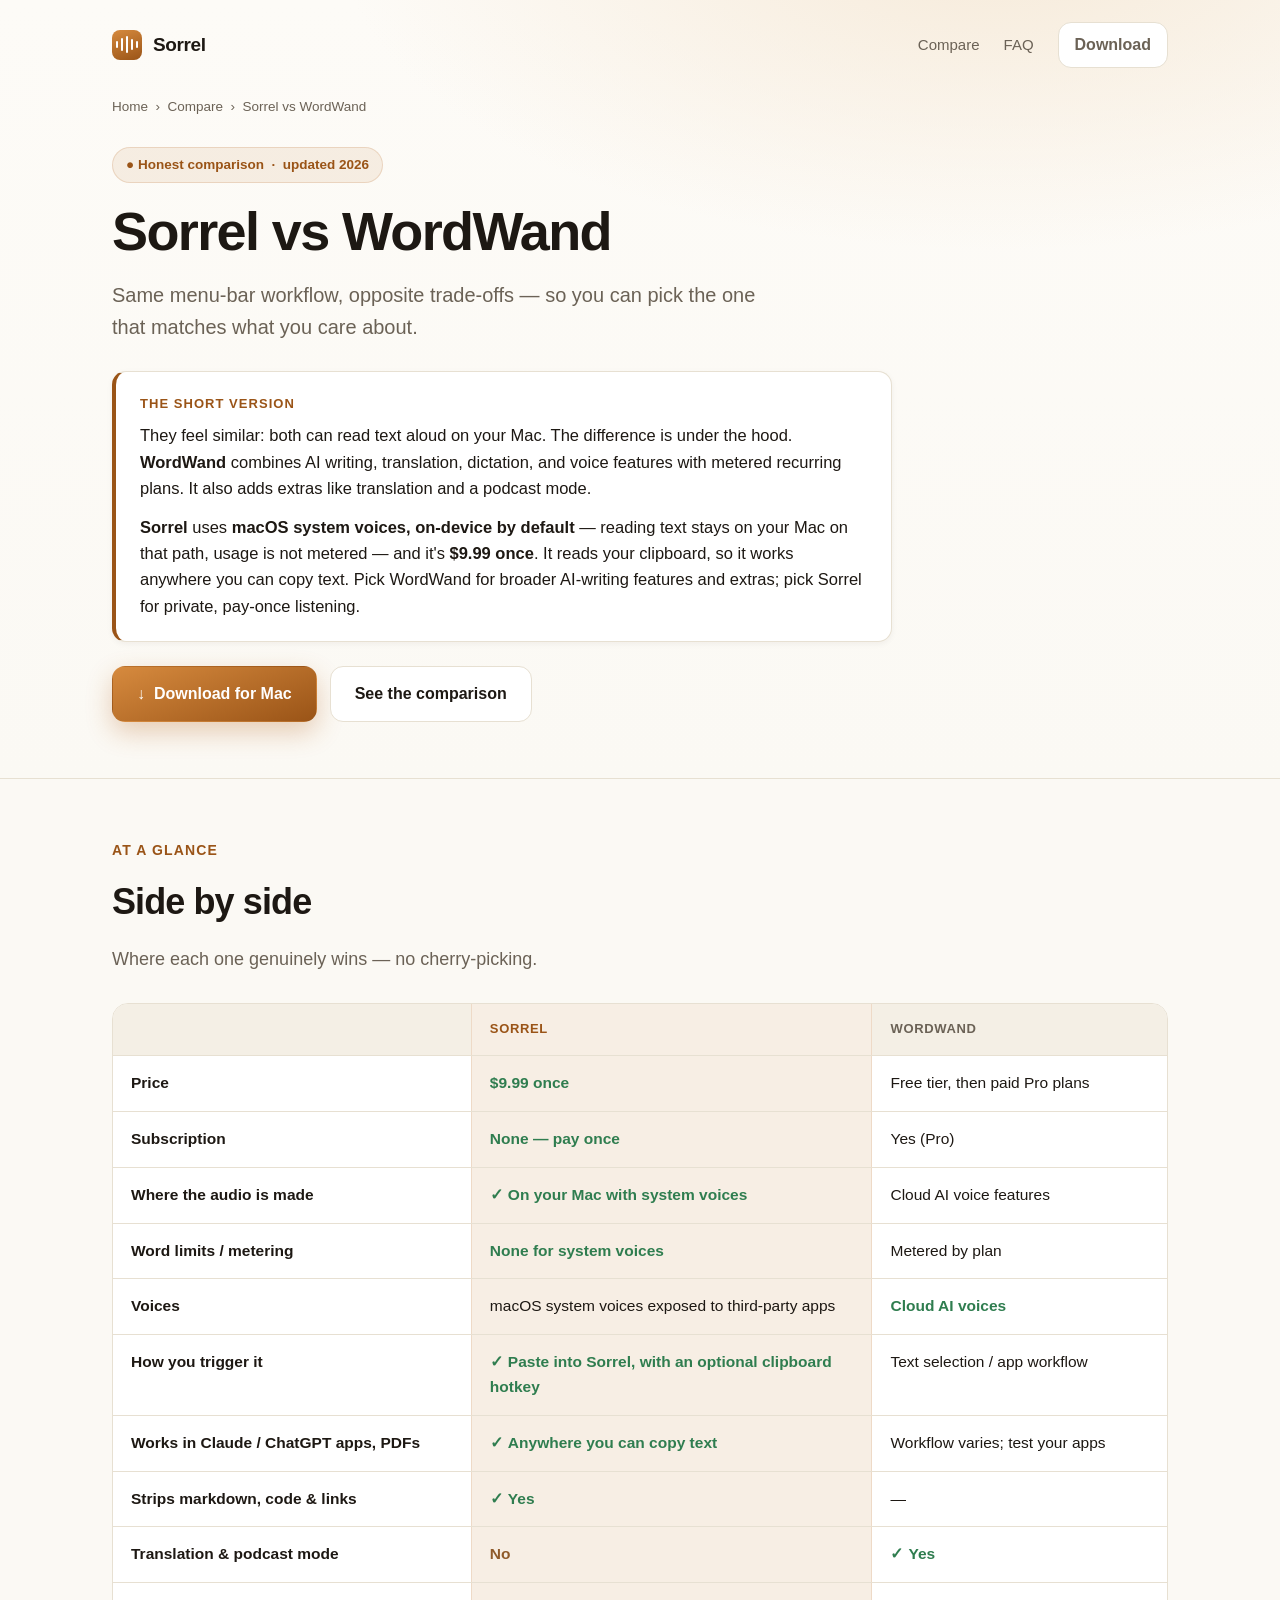
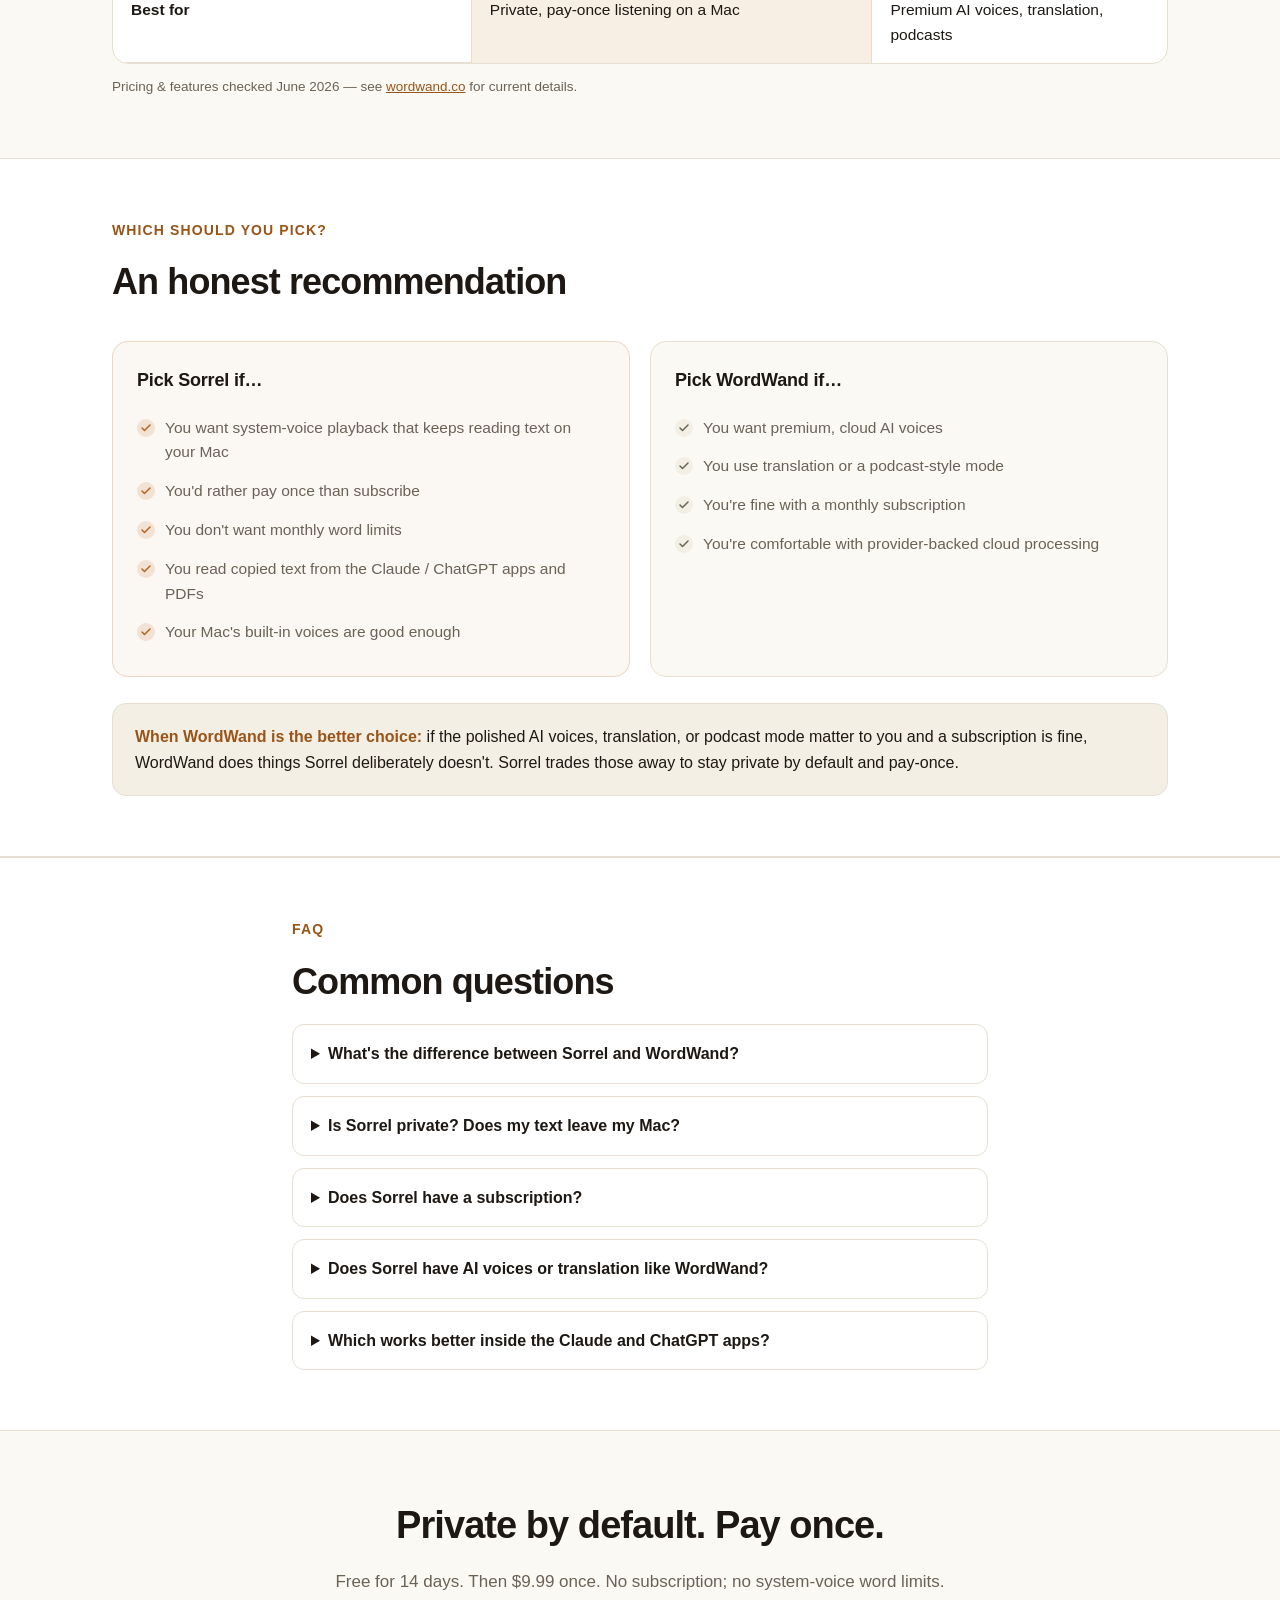
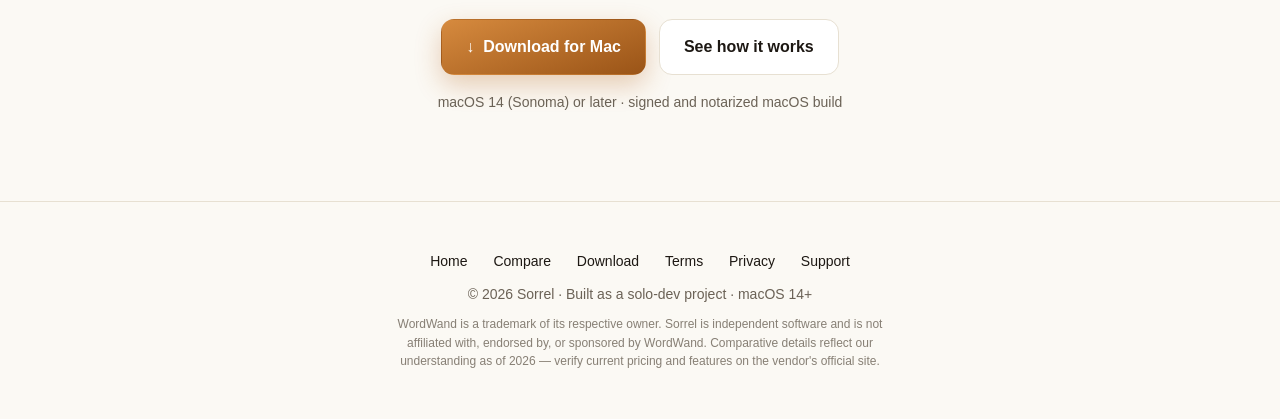
<file: compare/sorrel-vs-wordwand/index.html>
<!DOCTYPE html>
<html lang="en"><head>
  <meta charset="UTF-8" />
  <meta name="viewport" content="width=device-width, initial-scale=1" />
  <title>Sorrel vs WordWand — private &amp; pay-once vs recurring AI features (2026)</title>
  <meta name="description" content="Both can read text aloud on your Mac. WordWand adds AI writing and voice features on recurring plans; Sorrel uses macOS system voices for $9.99 once." />
  <meta name="color-scheme" content="light" />
  <link rel="canonical" href="https://sorrelreader.com/compare/sorrel-vs-wordwand/" />
  <meta property="og:type" content="article" />
  <meta property="og:url" content="https://sorrelreader.com/compare/sorrel-vs-wordwand/" />
  <meta property="og:title" content="Sorrel vs WordWand — private, pay-once vs recurring AI features" />
  <meta property="og:description" content="Similar Mac workflows, different trade-offs. WordWand: AI writing and voice features on recurring plans. Sorrel: macOS system voices, on-device, $9.99 once." />
  <meta property="og:image" content="https://sorrelreader.com/og-image.png" />
  <meta name="twitter:card" content="summary_large_image" />
  <meta name="twitter:title" content="Sorrel vs WordWand" />
  <meta name="twitter:description" content="Private &amp; pay-once vs recurring AI features. Honest comparison." />
  <meta name="twitter:image" content="https://sorrelreader.com/og-image.png" />
  <link rel="icon" href="data:image/svg+xml,%3Csvg xmlns='http://www.w3.org/2000/svg' viewBox='0 0 32 32'%3E%3Crect width='32' height='32' rx='8' fill='%23b5651f'/%3E%3Cg fill='none' stroke='white' stroke-width='2.4' stroke-linecap='round'%3E%3Cpath d='M11 13v6'/%3E%3Cpath d='M16 9v14'/%3E%3Cpath d='M21 12v8'/%3E%3C/g%3E%3C/svg%3E" />
  <link rel="stylesheet" href="/assets/compare.css" />
  <script type="application/ld+json">
  {"@context":"https://schema.org","@type":"BreadcrumbList","itemListElement":[
    {"@type":"ListItem","position":1,"name":"Home","item":"https://sorrelreader.com/"},
    {"@type":"ListItem","position":2,"name":"Compare","item":"https://sorrelreader.com/compare/"},
    {"@type":"ListItem","position":3,"name":"Sorrel vs WordWand","item":"https://sorrelreader.com/compare/sorrel-vs-wordwand/"}]}
  </script>
  <script type="application/ld+json">
  {"@context":"https://schema.org","@type":"SoftwareApplication","name":"Sorrel","applicationCategory":"UtilitiesApplication","operatingSystem":"macOS 14.0 or later","offers":{"@type":"Offer","price":"9.99","priceCurrency":"USD","url":"https://sorrelreader.com/download/","description":"One-time purchase, no subscription. 14-day free trial."},"description":"A private macOS menu-bar utility that reads copied text aloud with macOS system voices, with the clutter stripped first."}
  </script>
  <script type="application/ld+json">
  {"@context":"https://schema.org","@type":"FAQPage","mainEntity":[
    {"@type":"Question","name":"What's the difference between Sorrel and WordWand?","acceptedAnswer":{"@type":"Answer","text":"Both can read text aloud on a Mac. WordWand combines AI writing, translation, dictation, and voice features with metered plans. Sorrel focuses on one job: paste copied text and hear it with macOS system voices for a one-time $9.99 purchase."}},
    {"@type":"Question","name":"Is Sorrel private? Does my text leave my Mac?","acceptedAnswer":{"@type":"Answer","text":"For macOS system voices, reading text is processed on your device and is not uploaded to Sorrel. Optional cloud voices send filtered text to the provider you choose, and purchase or license activation can contact Sorrel without sending reading text."}},
    {"@type":"Question","name":"Does Sorrel have a subscription?","acceptedAnswer":{"@type":"Answer","text":"No. Sorrel is free for 14 days, then $9.99 once. WordWand has a free tier and paid Pro plans; check WordWand's current pricing for limits and billing details."}},
    {"@type":"Question","name":"Does Sorrel have AI voices or translation like WordWand?","acceptedAnswer":{"@type":"Answer","text":"No. Sorrel sticks to your Mac's built-in voices to stay private and subscription-free, and focuses on one job — listening to text. For premium AI voices or translation, WordWand offers those."}},
    {"@type":"Question","name":"Which works better inside the Claude and ChatGPT apps?","acceptedAnswer":{"@type":"Answer","text":"Sorrel reads your clipboard, so it works anywhere you can copy text, including the Claude and ChatGPT desktop apps and copyable PDFs, and it strips the markdown and code first."}}]}
  </script>
</head>
<body>
  <a class="skip" href="#glance">Skip to content</a>
  <header class="phead">
    <div class="wrap">
      <nav>
        <a class="brand" href="/"><span class="ico" aria-hidden="true"><span><i></i><i></i><i></i><i></i><i></i></span></span>Sorrel</a>
        <div class="nav-links">
          <a class="hidem" href="/compare/">Compare</a>
          <a class="hidem" href="/#faq">FAQ</a>
          <a class="btn btn-ghost" style="padding:9px 16px" href="/download/">Download</a>
        </div>
      </nav>
      <p class="crumbs"><a href="/">Home</a> &nbsp;›&nbsp; <a href="/compare/">Compare</a> &nbsp;›&nbsp; Sorrel vs WordWand</p>
      <div class="inner">
        <span class="eyebrow">● Honest comparison &nbsp;·&nbsp; updated 2026</span>
        <h1>Sorrel vs WordWand</h1>
        <p class="lede">Same menu-bar workflow, opposite trade-offs — so you can pick the one that matches what you care about.</p>
        <div class="verdict">
          <div class="vk">The short version</div>
          <p>They feel similar: both can read text aloud on your Mac. The difference is under the hood. <strong>WordWand</strong> combines AI writing, translation, dictation, and voice features with metered recurring plans. It also adds extras like translation and a podcast mode.</p>
          <p><strong>Sorrel</strong> uses <strong>macOS system voices, on-device by default</strong> — reading text stays on your Mac on that path, usage is not metered — and it's <strong>$9.99 once</strong>. It reads your clipboard, so it works anywhere you can copy text. Pick WordWand for broader AI-writing features and extras; pick Sorrel for private, pay-once listening.</p>
        </div>
        <div class="cta" style="margin-top:24px;display:flex;gap:13px;flex-wrap:wrap;">
          <a class="btn btn-primary" href="/download/">↓&nbsp; Download for Mac</a>
          <a class="btn btn-ghost" href="#glance">See the comparison</a>
        </div>
      </div>
    </div>
  </header>

  <main>
    <section class="section" id="glance">
      <div class="wrap">
        <div class="kicker">At a glance</div>
        <h2>Side by side</h2>
        <p class="sub">Where each one genuinely wins — no cherry-picking.</p>
        <div class="ctable-wrap" tabindex="0" role="region" aria-label="Comparison table">
          <table class="ctable">
            <colgroup><col /><col class="sorrel" /><col /></colgroup>
            <thead><tr><th scope="col">&nbsp;</th><th scope="col" class="sorrel">Sorrel</th><th scope="col">WordWand</th></tr></thead>
            <tbody>
              <tr><th scope="row" class="feat">Price</th><td class="sorrel"><span class="yes">$9.99 once</span></td><td>Free tier, then paid Pro plans</td></tr>
              <tr><th scope="row" class="feat">Subscription</th><td class="sorrel"><span class="yes">None — pay once</span></td><td>Yes (Pro)</td></tr>
              <tr><th scope="row" class="feat">Where the audio is made</th><td class="sorrel"><span class="yes"><span class="mark" aria-hidden="true">✓</span>On your Mac with system voices</span></td><td>Cloud AI voice features</td></tr>
              <tr><th scope="row" class="feat">Word limits / metering</th><td class="sorrel"><span class="yes">None for system voices</span></td><td>Metered by plan</td></tr>
              <tr><th scope="row" class="feat">Voices</th><td class="sorrel">macOS system voices exposed to third-party apps</td><td><span class="yes">Cloud AI voices</span></td></tr>
              <tr><th scope="row" class="feat">How you trigger it</th><td class="sorrel"><span class="yes"><span class="mark" aria-hidden="true">✓</span>Paste into Sorrel, with an optional clipboard hotkey</span></td><td>Text selection / app workflow</td></tr>
              <tr><th scope="row" class="feat">Works in Claude / ChatGPT apps, PDFs</th><td class="sorrel"><span class="yes"><span class="mark" aria-hidden="true">✓</span>Anywhere you can copy text</span></td><td>Workflow varies; test your apps</td></tr>
              <tr><th scope="row" class="feat">Strips markdown, code &amp; links</th><td class="sorrel"><span class="yes"><span class="mark" aria-hidden="true">✓</span>Yes</span></td><td>—</td></tr>
              <tr><th scope="row" class="feat">Translation &amp; podcast mode</th><td class="sorrel"><span class="no">No</span></td><td><span class="yes"><span class="mark" aria-hidden="true">✓</span>Yes</span></td></tr>
              <tr><th scope="row" class="feat">Best for</th><td class="sorrel">Private, pay-once listening on a Mac</td><td>Premium AI voices, translation, podcasts</td></tr>
            </tbody>
          </table>
        </div>
        <p style="font-size:13.5px;color:var(--muted);margin-top:12px;">Pricing &amp; features checked June 2026 — see <a href="https://wordwand.co" rel="noopener" target="_blank">wordwand.co</a> for current details.</p>
      </div>
    </section>

    <section class="section alt">
      <div class="wrap">
        <div class="kicker">Which should you pick?</div>
        <h2>An honest recommendation</h2>
        <div class="picks">
          <div class="pick sorrel">
            <h3>Pick Sorrel if…</h3>
            <ul>
              <li>You want system-voice playback that keeps reading text on your Mac</li>
              <li>You'd rather pay once than subscribe</li>
              <li>You don't want monthly word limits</li>
              <li>You read copied text from the Claude / ChatGPT apps and PDFs</li>
              <li>Your Mac's built-in voices are good enough</li>
            </ul>
          </div>
          <div class="pick neutral">
            <h3>Pick WordWand if…</h3>
            <ul>
              <li>You want premium, cloud AI voices</li>
              <li>You use translation or a podcast-style mode</li>
              <li>You're fine with a monthly subscription</li>
              <li>You're comfortable with provider-backed cloud processing</li>
            </ul>
          </div>
        </div>
        <div class="callout"><b>When WordWand is the better choice:</b> if the polished AI voices, translation, or podcast mode matter to you and a subscription is fine, WordWand does things Sorrel deliberately doesn't. Sorrel trades those away to stay private by default and pay-once.</div>
      </div>
    </section>

    <section class="section alt">
      <div class="wrap narrow">
        <div class="kicker">FAQ</div>
        <h2>Common questions</h2>
        <details><summary>What's the difference between Sorrel and WordWand?</summary><p>Both can read text aloud on a Mac. WordWand combines AI writing, translation, dictation, and voice features with metered plans. Sorrel focuses on one job: paste copied text and hear it with macOS system voices for a one-time $9.99 purchase.</p></details>
        <details><summary>Is Sorrel private? Does my text leave my Mac?</summary><p>For macOS system voices, reading text is processed on your device and is not uploaded to Sorrel. Optional cloud voices send filtered text to the provider you choose, and purchase or license activation can contact Sorrel without sending reading text.</p></details>
        <details><summary>Does Sorrel have a subscription?</summary><p>No. Sorrel is free for 14 days, then $9.99 once. WordWand has a free tier and paid Pro plans; check WordWand's current pricing for limits and billing details.</p></details>
        <details><summary>Does Sorrel have AI voices or translation like WordWand?</summary><p>No. Sorrel sticks to your Mac's built-in voices to stay private and subscription-free, and focuses on one job — listening to text. For premium AI voices or translation, WordWand offers those.</p></details>
        <details><summary>Which works better inside the Claude and ChatGPT apps?</summary><p>Sorrel reads your clipboard, so it works anywhere you can copy text, including the Claude and ChatGPT desktop apps and copyable PDFs, and it strips the markdown and code first.</p></details>
      </div>
    </section>

    <section class="ctaband">
      <div class="wrap">
        <h2>Private by default. Pay once.</h2>
        <p>Free for 14 days. Then $9.99 once. No subscription; no system-voice word limits.</p>
        <div class="cta">
          <a class="btn btn-primary" href="/download/">↓&nbsp; Download for Mac</a>
          <a class="btn btn-ghost" href="/#how">See how it works</a>
        </div>
        <p class="fine">macOS 14 (Sonoma) or later · signed and notarized macOS build</p>
      </div>
    </section>
  </main>

  <footer>
    <div class="wrap">
      <div class="flinks">
        <a href="/">Home</a>
        <a href="/compare/">Compare</a>
        <a href="/download/">Download</a>
        <a href="/terms/">Terms</a>
        <a href="/privacy/">Privacy</a>
        <a href="mailto:me@julyskyfly.com">Support</a>
      </div>
      © 2026 Sorrel · Built as a solo-dev project · macOS 14+
      <div style="margin-top:10px;font-size:12px;line-height:1.55;opacity:.8;max-width:74ch;margin-left:auto;margin-right:auto;">WordWand is a trademark of its respective owner. Sorrel is independent software and is not affiliated with, endorsed by, or sponsored by WordWand. Comparative details reflect our understanding as of 2026 — verify current pricing and features on the vendor's official site.</div>
    </div>
  </footer>
</body></html>
</file>
<file: assets/compare.css>
/* Sorrel — shared styles for comparison / alternative pages.
   Reuses the exact design tokens from the landing page (docs/index.html)
   so every comparison page matches the site visually. Link with:
   <link rel="stylesheet" href="/assets/compare.css"> */

:root{
  --bg:#fbf9f4;--surface:#ffffff;--surface-2:#f4efe5;--ink:#1d1813;--muted:#6b6256;
  --border:#e7e0d2;--accent:#9a5417;--accent-2:#d68a3e;--accent-ink:#fff;
  --ok:#2f7d4f;--no:#8f5a2a;
  --font:-apple-system,BlinkMacSystemFont,"SF Pro Display","Segoe UI",Roboto,Helvetica,Arial,sans-serif;
  --mono:ui-monospace,"SF Mono",Menlo,monospace;--maxw:1120px;
}
*{box-sizing:border-box;margin:0;padding:0;}
body{font-family:var(--font);color:var(--ink);background:var(--bg);-webkit-font-smoothing:antialiased;line-height:1.6;}
a{color:var(--accent);}
img{max-width:100%;}
.wrap{max-width:var(--maxw);margin:0 auto;padding:0 32px;}
.narrow{max-width:760px;}
.skip{position:absolute;left:-999px;}
.skip:focus{left:8px;top:8px;background:var(--accent);color:#fff;padding:10px 14px;border-radius:8px;z-index:20;text-decoration:none;}
:focus-visible{outline:3px solid var(--accent);outline-offset:2px;border-radius:4px;}

/* ---- nav (matches landing) ---- */
nav{display:flex;align-items:center;justify-content:space-between;padding:22px 0;}
.brand{display:flex;align-items:center;gap:11px;font-weight:700;font-size:19px;letter-spacing:-.02em;color:var(--ink);text-decoration:none;}
.brand .ico{width:30px;height:30px;border-radius:8px;background:linear-gradient(160deg,var(--accent-2),var(--accent));display:flex;align-items:center;justify-content:center;}
.brand .ico span{display:flex;gap:2.5px;align-items:center;}
.brand .ico i{width:2.6px;border-radius:2px;background:#fff;display:block;}
.brand .ico i:nth-child(1){height:7px}.brand .ico i:nth-child(2){height:13px}.brand .ico i:nth-child(3){height:17px}.brand .ico i:nth-child(4){height:11px}.brand .ico i:nth-child(5){height:7px}
.nav-links{display:flex;align-items:center;gap:24px;font-size:15px;}
.nav-links a{color:var(--muted);text-decoration:none;}.nav-links a:hover{color:var(--ink);}

/* ---- buttons (matches landing) ---- */
.btn{font-weight:650;font-size:16px;text-decoration:none;padding:14px 24px;border-radius:13px;border:1px solid transparent;display:inline-flex;align-items:center;gap:9px;transition:transform .05s ease;}
.btn:active{transform:translateY(1px);}
.btn-primary{background:linear-gradient(160deg,var(--accent-2),var(--accent));color:var(--accent-ink);box-shadow:0 10px 26px rgba(181,101,31,.30);}
.btn-ghost{background:#fff;color:var(--ink);border-color:var(--border);}

/* ---- page header ---- */
.phead{position:relative;overflow:hidden;border-bottom:1px solid var(--border);
       background:radial-gradient(1100px 520px at 78% -8%,#f6ead9 0%,rgba(246,234,217,0) 60%),linear-gradient(180deg,#fdfbf7,var(--bg));}
.crumbs{font-size:13.5px;color:var(--muted);padding:6px 0 0;}
.crumbs a{color:var(--muted);text-decoration:none;}.crumbs a:hover{color:var(--accent);}
.phead .inner{padding:30px 0 56px;max-width:780px;}
.eyebrow{display:inline-flex;align-items:center;gap:8px;font-size:13.5px;font-weight:600;color:var(--accent);
         background:rgba(181,101,31,.09);border:1px solid rgba(181,101,31,.18);padding:6px 13px;border-radius:999px;margin-bottom:20px;}
h1{font-size:clamp(34px,4.6vw,54px);line-height:1.07;letter-spacing:-.03em;font-weight:800;margin-bottom:18px;}
h1 .grad{background:linear-gradient(120deg,var(--accent),var(--accent-2));-webkit-background-clip:text;background-clip:text;color:transparent;}
.lede{font-size:20px;color:var(--muted);max-width:60ch;}

/* ---- verdict box ---- */
.verdict{background:var(--surface);border:1px solid var(--border);border-left:4px solid var(--accent);
         border-radius:14px;padding:22px 24px;margin-top:28px;box-shadow:0 2px 6px rgba(31,24,15,.05);}
.verdict .vk{font-size:13px;font-weight:700;color:var(--accent);text-transform:uppercase;letter-spacing:.08em;margin-bottom:8px;}
.verdict p{font-size:16.5px;color:var(--ink);}
.verdict p+p{margin-top:12px;}

/* ---- sections ---- */
.section{padding:60px 0;}
.section.alt{background:var(--surface);border-top:1px solid var(--border);border-bottom:1px solid var(--border);}
.kicker{font-size:14px;font-weight:700;color:var(--accent);text-transform:uppercase;letter-spacing:.08em;margin-bottom:12px;}
.section h2{font-size:clamp(26px,3.4vw,36px);letter-spacing:-.025em;font-weight:800;max-width:24ch;margin-bottom:14px;}
.section .sub{font-size:18px;color:var(--muted);max-width:60ch;}
.section .body{font-size:17px;color:var(--muted);max-width:68ch;}
.section .body p+p{margin-top:14px;}
.section .body strong{color:var(--ink);font-weight:650;}

/* ---- comparison table ---- */
.ctable-wrap{margin-top:30px;overflow-x:auto;border:1px solid var(--border);border-radius:16px;background:var(--surface);}
table.ctable{border-collapse:collapse;width:100%;min-width:560px;font-size:15.5px;}
.ctable th,.ctable td{text-align:left;padding:15px 18px;border-bottom:1px solid var(--border);vertical-align:top;}
.ctable thead th{font-size:13px;text-transform:uppercase;letter-spacing:.05em;color:var(--muted);background:var(--surface-2);}
.ctable tbody tr:last-child td{border-bottom:0;}
.ctable .feat{font-weight:650;color:var(--ink);width:34%;}
.ctable th.feat{text-align:left;}
.ctable-wrap:focus-visible{outline:3px solid var(--accent);outline-offset:-3px;}
.ctable col.sorrel,.ctable th.sorrel{background:rgba(181,101,31,.06);}
.ctable td.sorrel{background:rgba(181,101,31,.06);border-left:1px solid rgba(181,101,31,.14);border-right:1px solid rgba(181,101,31,.14);}
.ctable thead th.sorrel{color:var(--accent);font-weight:800;border-left:1px solid rgba(181,101,31,.14);border-right:1px solid rgba(181,101,31,.14);}
.yes{color:var(--ok);font-weight:700;}
.no{color:var(--no);font-weight:700;}
.mark{font-weight:800;margin-right:5px;}

/* ---- pick cards (honest recommendation) ---- */
.picks{display:grid;grid-template-columns:1fr 1fr;gap:20px;margin-top:30px;}
.pick{background:var(--bg);border:1px solid var(--border);border-radius:16px;padding:24px;}
.pick.sorrel{background:rgba(181,101,31,.05);border-color:rgba(181,101,31,.22);}
.pick h3{font-size:18px;letter-spacing:-.01em;margin-bottom:14px;}
.pick ul{list-style:none;}
.pick li{display:flex;gap:10px;padding:7px 0;font-size:15.5px;color:var(--muted);}
.pick li::before{content:"";flex:0 0 auto;width:18px;height:18px;margin-top:3px;border-radius:50%;
                 background:rgba(181,101,31,.14);background-image:url("data:image/svg+xml,%3Csvg xmlns='http://www.w3.org/2000/svg' viewBox='0 0 24 24' fill='none' stroke='%23b5651f' stroke-width='3' stroke-linecap='round' stroke-linejoin='round'%3E%3Cpolyline points='20 6 9 17 4 12'/%3E%3C/svg%3E");
                 background-size:12px;background-repeat:no-repeat;background-position:center;}
.pick.neutral li::before{background-color:var(--surface-2);background-image:url("data:image/svg+xml,%3Csvg xmlns='http://www.w3.org/2000/svg' viewBox='0 0 24 24' fill='none' stroke='%236b6256' stroke-width='3' stroke-linecap='round' stroke-linejoin='round'%3E%3Cpolyline points='20 6 9 17 4 12'/%3E%3C/svg%3E");}

/* ---- feature cards ---- */
.cards{display:grid;grid-template-columns:repeat(3,1fr);gap:20px;margin-top:36px;}
.card{background:var(--bg);border:1px solid var(--border);border-radius:16px;padding:24px;}
.section.alt .card{background:var(--surface-2);}
.card .cico{width:40px;height:40px;border-radius:11px;background:rgba(181,101,31,.10);display:flex;align-items:center;justify-content:center;font-size:20px;margin-bottom:15px;}
.card h3{font-size:17px;letter-spacing:-.01em;margin-bottom:7px;}
.card p{font-size:14.5px;color:var(--muted);}

/* ---- honest callout ---- */
.callout{background:var(--surface-2);border:1px solid var(--border);border-radius:14px;padding:20px 22px;margin-top:26px;font-size:16px;color:var(--ink);}
.callout b{color:var(--accent);}

/* ---- FAQ ---- */
details{border:1px solid var(--border);border-radius:12px;padding:2px 18px;margin-top:12px;background:var(--surface);}
summary{font-weight:650;cursor:pointer;padding:14px 0;font-size:16px;}
details[open] summary{border-bottom:1px solid var(--border);margin-bottom:12px;}
details p{color:var(--muted);font-size:15px;margin:0 0 14px;}

/* ---- CTA band ---- */
.ctaband{text-align:center;padding:64px 0;}
.ctaband h2{font-size:clamp(26px,3.4vw,38px);letter-spacing:-.025em;font-weight:800;margin-bottom:12px;}
.ctaband p{font-size:17px;color:var(--muted);margin-bottom:24px;}
.ctaband .cta{display:flex;gap:13px;justify-content:center;flex-wrap:wrap;}
.ctaband .fine{margin-top:16px;font-size:14px;color:var(--muted);}

/* ---- footer (matches landing) ---- */
footer{padding:48px 0;text-align:center;border-top:1px solid var(--border);color:var(--muted);font-size:14px;}
footer .flinks{margin-bottom:10px;}
footer a{color:var(--ink);text-decoration:none;margin:0 11px;}footer a:hover{color:var(--accent);}

@media (max-width:820px){
  .cards{grid-template-columns:1fr;}
  .picks{grid-template-columns:1fr;}
  .nav-links .hidem{display:none;}
}
</file>
